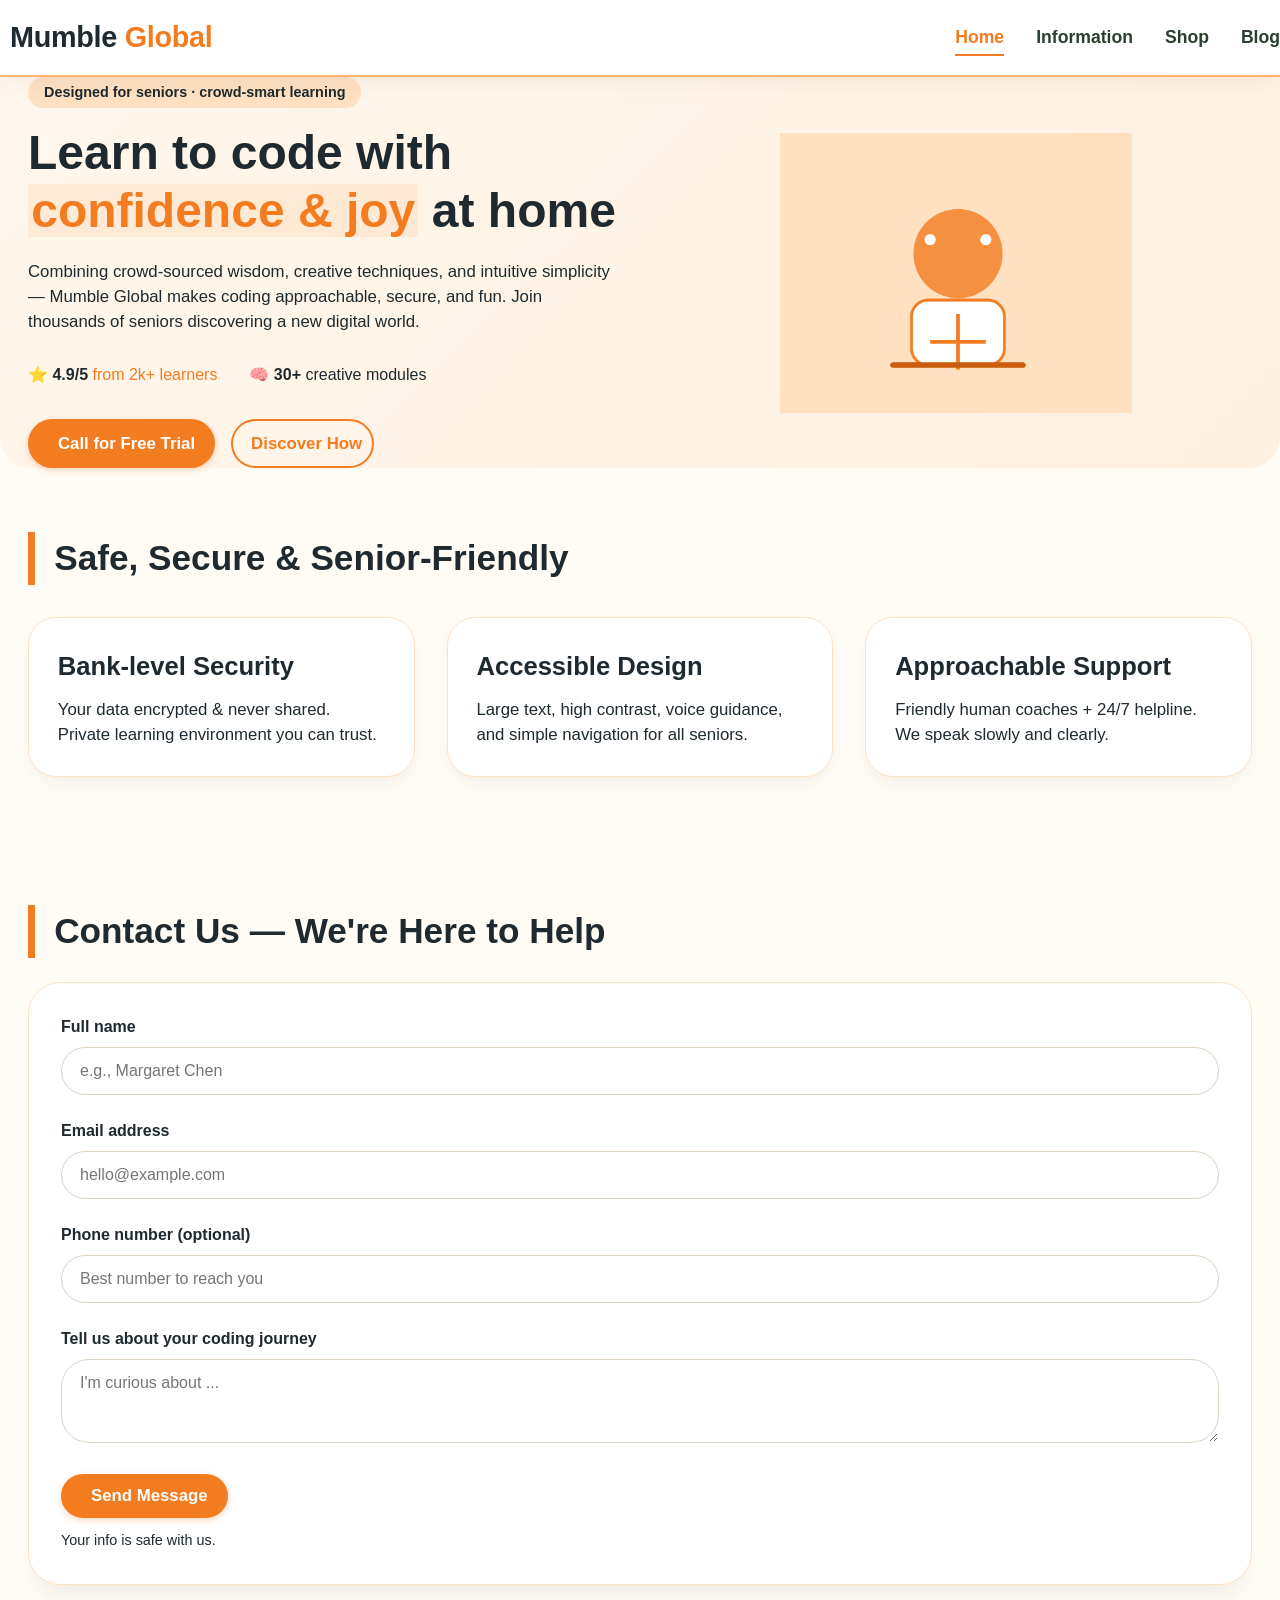
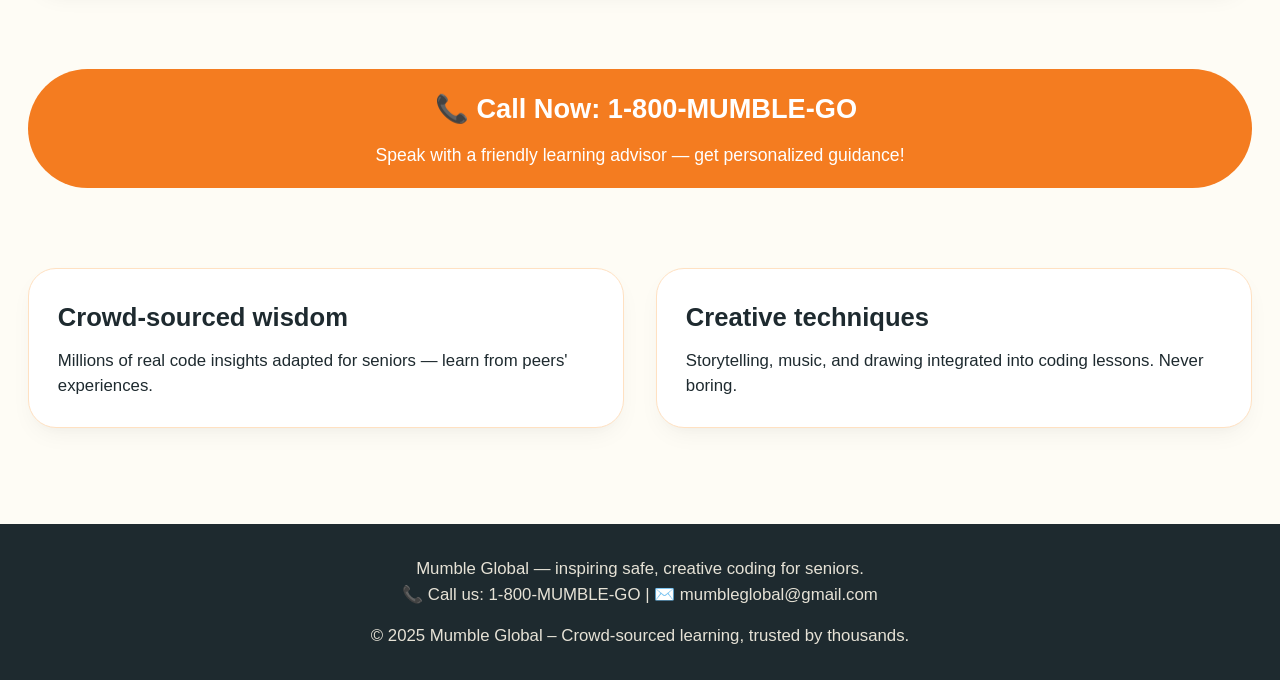
<file: index.html>
<!DOCTYPE html>
<html lang="en">
<head>
  <meta charset="UTF-8">
  <meta name="viewport" content="width=device-width, initial-scale=1.0, user-scalable=yes">
  <meta name="description" content="Mumble Global - Learn coding creatively with crowd-sourced wisdom. Safe, secure, and designed for seniors.">
  <title>Mumble Global | Creative Coding for Seniors</title>
  <link rel="stylesheet" href="style.css">
</head>
<body>
  <header>
    <div class="container nav-bar">
      <a href="index.html" class="logo">
        <i class="fas fa-code-branch"></i>
        <h1>Mumble <span>Global</span></h1>
      </a>
      <ul class="nav-links">
        <li><a href="index.html">Home</a></li>
        <li><a href="information.html">Information</a></li>
        <li><a href="shop.html">Shop</a></li>
        <li><a href="blog.html">Blog</a></li>
      </ul>
    </div>
  </header>

  <main>
    <!-- Hero Section -->
    <div class="hero">
      <div class="container hero-grid">
        <div class="hero-content">
          <div class="hero-badge">
            <i class="fas fa-users"></i> Designed for seniors · crowd-smart learning
          </div>
          <h2>Learn to code with <span class="hero-highlight">confidence & joy</span> at home</h2>
          <p>Combining crowd-sourced wisdom, creative techniques, and intuitive simplicity — Mumble Global makes coding approachable, secure, and fun. Join thousands of seniors discovering a new digital world.</p>
          <div class="hero-stats">
            <div><strong>⭐ 4.9/5</strong> <span style="color:#f47c20;">from 2k+ learners</span></div>
            <div><strong>🧠 30+</strong> creative modules</div>
          </div>
          <div style="margin-top: 2rem; display: flex; gap: 1rem; flex-wrap: wrap;">
            <a href="#contact-section" class="btn-primary">
              <i class="fas fa-phone-alt"></i> Call for Free Trial
            </a>
            <a href="information.html" class="btn-outline">
              <i class="fas fa-book-open"></i> Discover How
            </a>
          </div>
        </div>
        <div class="hero-img"></div>
      </div>
    </div>

    <div class="container">
      <!-- Security & Trust Section -->
      <section>
        <h2 class="section-title">Safe, Secure & Senior-Friendly</h2>
        <div class="card-grid">
          <div class="card">
            <i class="fas fa-shield-alt"></i>
            <h3>Bank-level Security</h3>
            <p>Your data encrypted & never shared. Private learning environment you can trust.</p>
          </div>
          <div class="card">
            <i class="fas fa-universal-access"></i>
            <h3>Accessible Design</h3>
            <p>Large text, high contrast, voice guidance, and simple navigation for all seniors.</p>
          </div>
          <div class="card">
            <i class="fas fa-hand-holding-heart"></i>
            <h3>Approachable Support</h3>
            <p>Friendly human coaches + 24/7 helpline. We speak slowly and clearly.</p>
          </div>
        </div>
      </section>

      <!-- Contact Us Section -->
      <section id="contact-section">
        <h2 class="section-title">Contact Us — We're Here to Help</h2>
        <div class="contact-form">
          <form id="contactForm">
            <div class="form-group">
              <label for="name"><i class="fas fa-user"></i> Full name</label>
              <input type="text" id="name" name="name" placeholder="e.g., Margaret Chen" required>
            </div>
            <div class="form-group">
              <label for="email"><i class="fas fa-envelope"></i> Email address</label>
              <input type="email" id="email" name="email" placeholder="hello@example.com" required>
            </div>
            <div class="form-group">
              <label for="phone"><i class="fas fa-phone"></i> Phone number (optional)</label>
              <input type="tel" id="phone" name="phone" placeholder="Best number to reach you">
            </div>
            <div class="form-group">
              <label for="message">Tell us about your coding journey</label>
              <textarea id="message" rows="3" placeholder="I'm curious about ..."></textarea>
            </div>
            <button type="submit" class="btn-primary">
              <i class="fas fa-paper-plane"></i> Send Message
            </button>
            <p style="margin-top: 12px; font-size: 0.9rem;">
              <i class="fas fa-lock"></i> Your info is safe with us.
            </p>
          </form>
        </div>
      </section>

      <!-- Clear Call to Action - Phone Banner -->
      <div class="call-cta">
        <a href="tel:+18005551234">
          <i class="fas fa-phone-alt"></i> 📞 Call Now: 1-800-MUMBLE-GO
        </a>
        <p>Speak with a friendly learning advisor — get personalized guidance!</p>
      </div>

      <!-- Additional Features -->
      <section style="padding-top: 1rem;">
        <div class="card-grid">
          <div class="card">
            <i class="fas fa-database"></i>
            <h3>Crowd-sourced wisdom</h3>
            <p>Millions of real code insights adapted for seniors — learn from peers' experiences.</p>
          </div>
          <div class="card">
            <i class="fas fa-laptop-code"></i>
            <h3>Creative techniques</h3>
            <p>Storytelling, music, and drawing integrated into coding lessons. Never boring.</p>
          </div>
        </div>
      </section>
    </div>
  </main>

  <footer>
    <div class="container">
      <p><i class="fas fa-lock"></i> Mumble Global — inspiring safe, creative coding for seniors.<br>
      📞 Call us: 1-800-MUMBLE-GO | ✉️ mumbleglobal@gmail.com</p>
      <p style="margin-top: 1rem;">© 2025 Mumble Global – Crowd-sourced learning, trusted by thousands.</p>
    </div>
  </footer>

  <script src="main.js"></script>
</body>
</html>
</file>
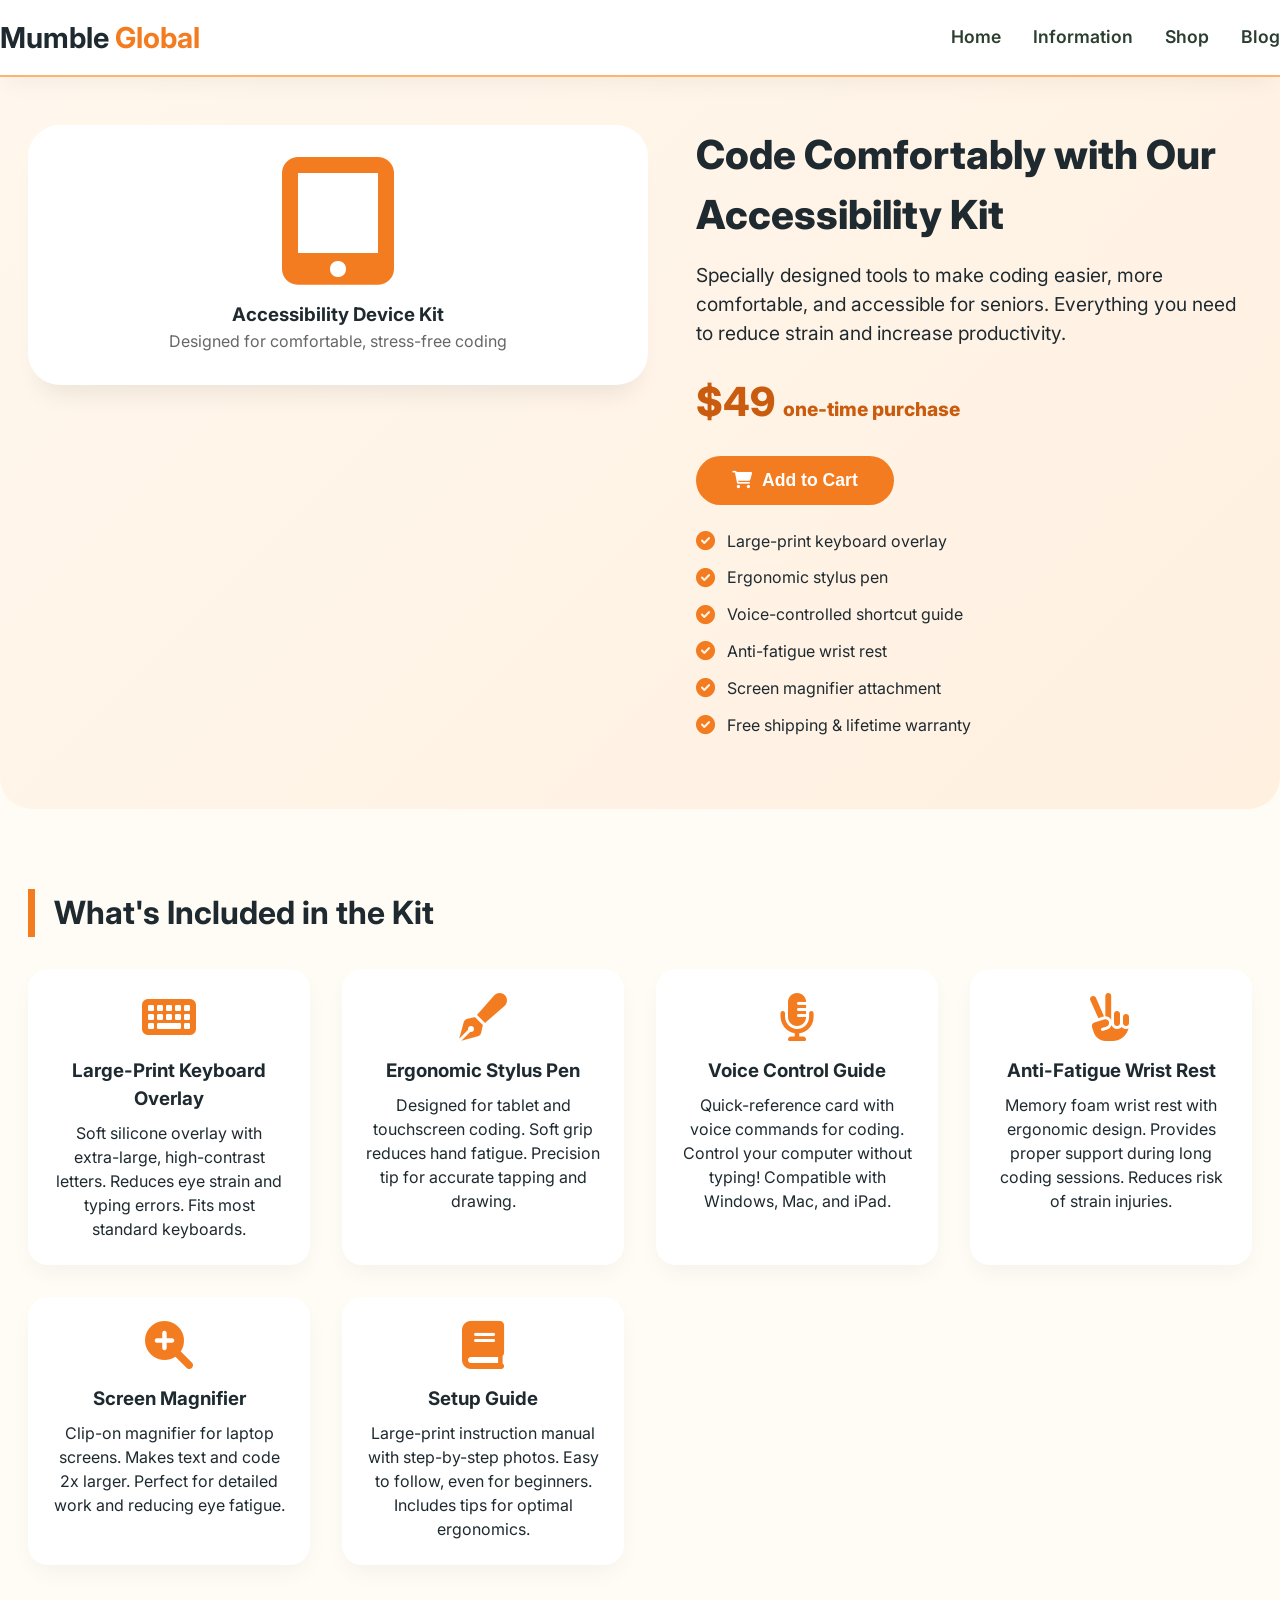
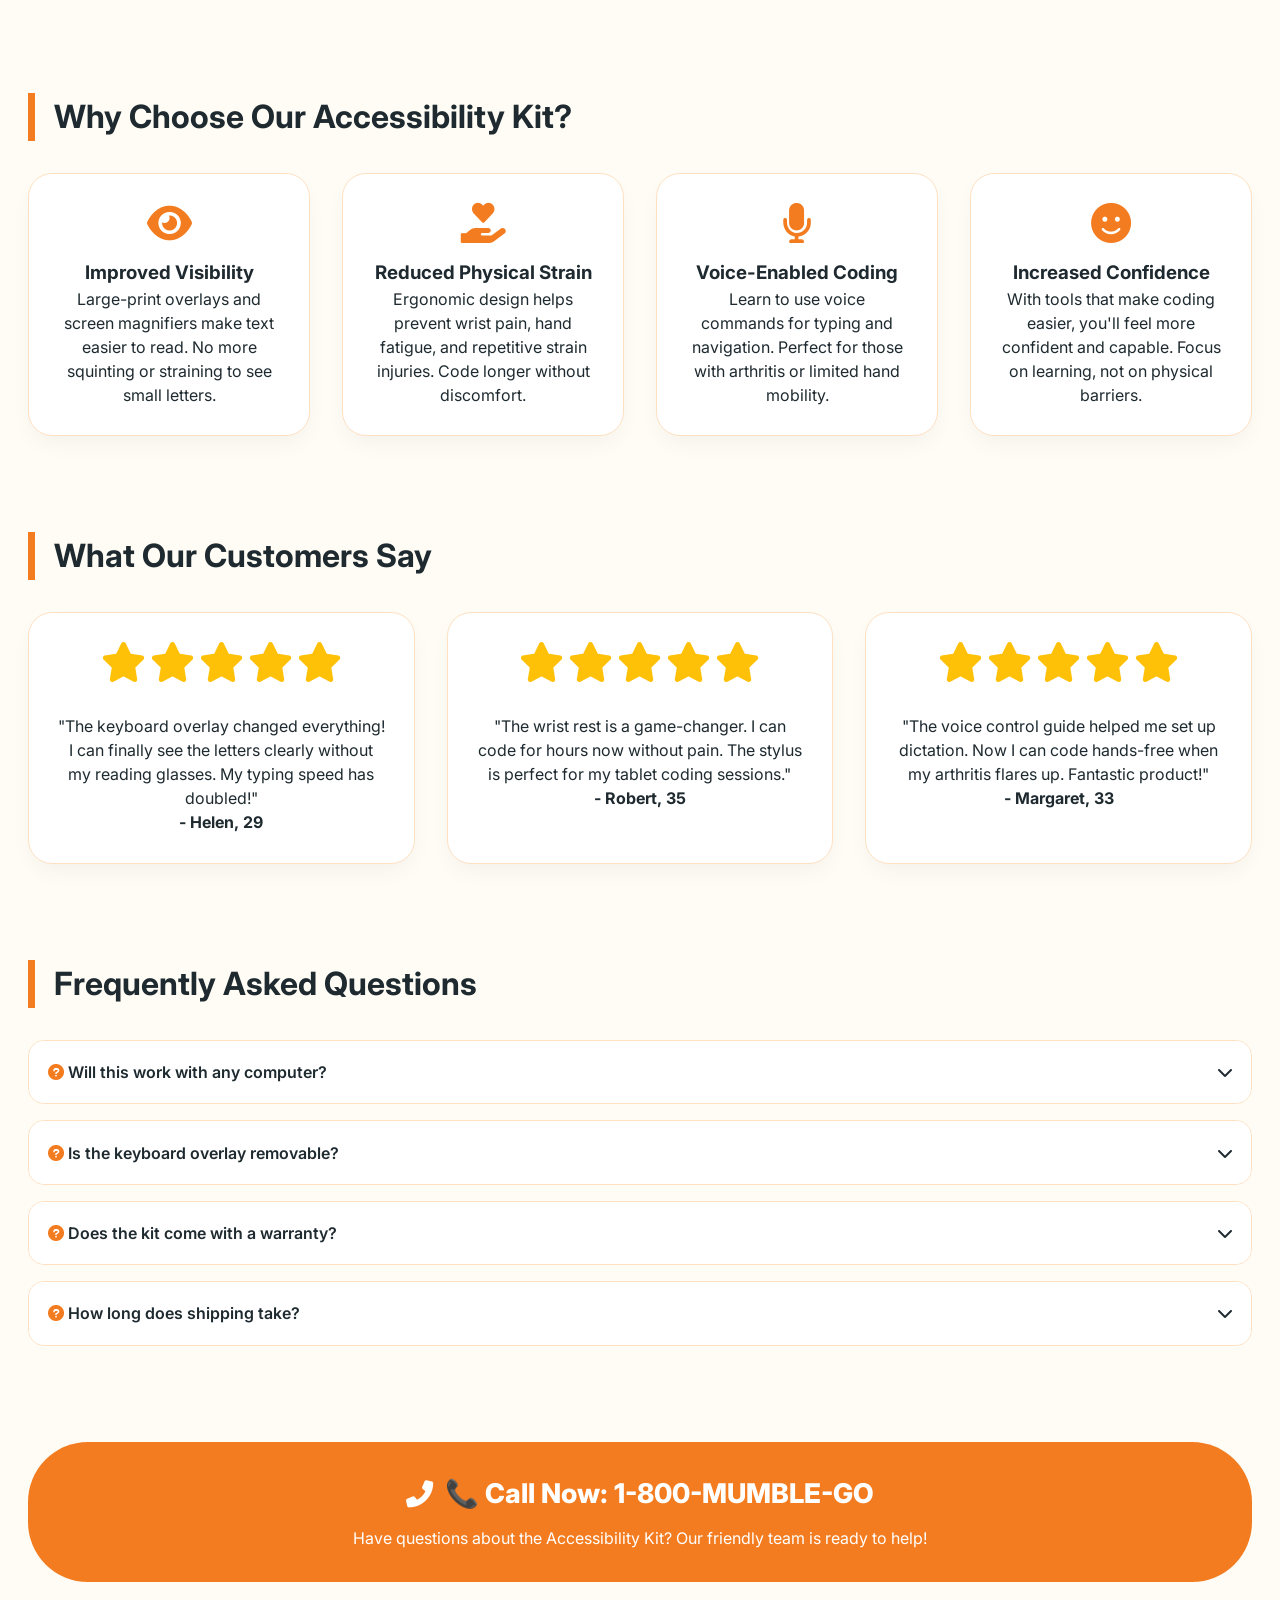
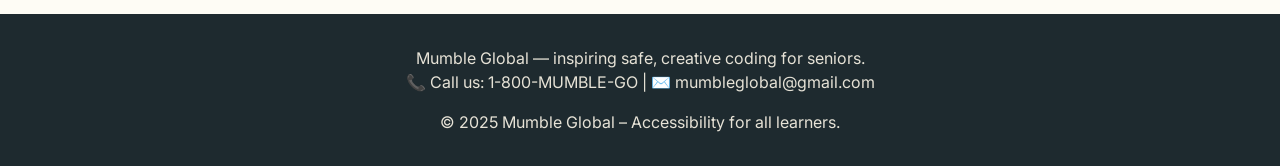
<file: accessibility.html>
<!DOCTYPE html>
<html lang="en">
<head>
  <meta charset="UTF-8">
  <meta name="viewport" content="width=device-width, initial-scale=1.0, user-scalable=yes">
  <meta name="description" content="Accessibility Device Kit - Large-print keyboard overlay, ergonomic stylus, and voice-controlled shortcuts for easier coding.">
  <title>Accessibility Device Kit | Mumble Global</title>
  <link href="https://fonts.googleapis.com/css2?family=Inter:opsz,wght@14..32,300;14..32,400;14..32,500;14..32,600;14..32,700&display=swap" rel="stylesheet">
  <link rel="stylesheet" href="https://cdnjs.cloudflare.com/ajax/libs/font-awesome/6.0.0-beta3/css/all.min.css">
  <style>
    * {
      margin: 0;
      padding: 0;
      box-sizing: border-box;
    }

    body {
      font-family: 'Inter', sans-serif;
      background-color: #fefcf5;
      color: #1e2a2f;
      line-height: 1.5;
    }

    :root {
      --orange-primary: #f47c20;
      --orange-light: #ffb46e;
      --orange-soft: #ffe1c2;
      --orange-dark: #c95c0e;
      --white-pure: #ffffff;
      --gray-mild: #f5f2e8;
      --shadow-sm: 0 10px 25px -5px rgba(0, 0, 0, 0.05);
      --shadow-md: 0 20px 25px -12px rgba(0, 0, 0, 0.08);
    }

    .container {
      max-width: 1280px;
      margin: 0 auto;
      padding: 0 28px;
    }

    header {
      background: var(--white-pure);
      box-shadow: var(--shadow-sm);
      position: sticky;
      top: 0;
      z-index: 100;
      border-bottom: 2px solid var(--orange-light);
    }

    .nav-bar {
      display: flex;
      justify-content: space-between;
      align-items: center;
      padding: 1rem 0;
      flex-wrap: wrap;
    }

    .logo {
      display: flex;
      align-items: center;
      gap: 10px;
      text-decoration: none;
    }

    .logo i {
      font-size: 2rem;
      color: var(--orange-primary);
    }

    .logo h1 {
      font-size: 1.8rem;
      font-weight: 700;
      color: #1e2a2f;
    }

    .logo span {
      color: var(--orange-primary);
    }

    .nav-links {
      display: flex;
      gap: 2rem;
      list-style: none;
      flex-wrap: wrap;
    }

    .nav-links a {
      text-decoration: none;
      font-weight: 600;
      color: #2c3e2f;
      font-size: 1.1rem;
      transition: 0.2s;
      padding: 0.4rem 0;
      border-bottom: 2px solid transparent;
    }

    .nav-links a:hover,
    .nav-links a.active {
      color: var(--orange-primary);
      border-bottom-color: var(--orange-primary);
    }

    .btn-primary {
      background-color: var(--orange-primary);
      color: white;
      border: none;
      padding: 14px 36px;
      font-size: 1.1rem;
      font-weight: 700;
      border-radius: 60px;
      cursor: pointer;
      transition: all 0.2s ease;
      display: inline-flex;
      align-items: center;
      gap: 10px;
      text-decoration: none;
    }

    .btn-primary:hover {
      background-color: var(--orange-dark);
      transform: scale(1.02);
    }

    .btn-outline {
      background: transparent;
      border: 2px solid var(--orange-primary);
      color: var(--orange-primary);
      padding: 12px 32px;
      font-weight: 600;
      border-radius: 60px;
      transition: 0.2s;
      cursor: pointer;
      display: inline-flex;
      align-items: center;
      gap: 8px;
      text-decoration: none;
    }

    .btn-outline:hover {
      background: var(--orange-soft);
    }

    .product-hero {
      background: linear-gradient(135deg, #fff7ed 0%, #fff0e0 100%);
      padding: 3rem 0;
      border-radius: 0 0 2rem 2rem;
      margin-bottom: 2rem;
    }

    .product-grid {
      display: flex;
      flex-wrap: wrap;
      gap: 3rem;
      align-items: flex-start;
    }

    .product-image {
      flex: 1;
      text-align: center;
      background: var(--white-pure);
      border-radius: 32px;
      padding: 2rem;
      box-shadow: var(--shadow-md);
    }

    .product-image i {
      font-size: 8rem;
      color: var(--orange-primary);
    }

    .product-details {
      flex: 1;
    }

    .product-title {
      font-size: 2.5rem;
      font-weight: 800;
      margin-bottom: 1rem;
      color: #1e2a2f;
    }

    .price-large {
      font-size: 2.5rem;
      font-weight: 800;
      color: var(--orange-dark);
      margin: 1.5rem 0;
    }

    .features-list {
      list-style: none;
      margin: 1.5rem 0;
    }

    .features-list li {
      margin-bottom: 0.8rem;
      display: flex;
      align-items: center;
      gap: 12px;
    }

    .features-list i {
      color: var(--orange-primary);
      font-size: 1.2rem;
    }

    .section {
      padding: 3rem 0;
    }

    .section-title {
      font-size: 2rem;
      font-weight: 700;
      margin-bottom: 2rem;
      border-left: 7px solid var(--orange-primary);
      padding-left: 1.2rem;
    }

    .benefits-grid {
      display: grid;
      grid-template-columns: repeat(auto-fit, minmax(280px, 1fr));
      gap: 2rem;
    }

    .benefit-card {
      background: var(--white-pure);
      border-radius: 24px;
      padding: 1.8rem;
      box-shadow: var(--shadow-sm);
      border: 1px solid var(--orange-soft);
      text-align: center;
      transition: transform 0.3s ease;
    }

    .benefit-card:hover {
      transform: translateY(-5px);
      box-shadow: var(--shadow-md);
    }

    .benefit-card i {
      font-size: 2.5rem;
      color: var(--orange-primary);
      margin-bottom: 1rem;
    }

    .kit-content {
      display: grid;
      grid-template-columns: repeat(auto-fit, minmax(250px, 1fr));
      gap: 2rem;
      margin: 2rem 0;
    }

    .kit-item {
      background: var(--white-pure);
      border-radius: 20px;
      padding: 1.5rem;
      text-align: center;
      box-shadow: var(--shadow-sm);
    }

    .kit-item i {
      font-size: 3rem;
      color: var(--orange-primary);
      margin-bottom: 1rem;
    }

    .kit-item h3 {
      margin-bottom: 0.5rem;
    }

    .call-cta {
      background: var(--orange-primary);
      color: white;
      border-radius: 60px;
      text-align: center;
      padding: 2rem;
      margin: 2rem 0;
    }

    .call-cta a {
      color: white;
      font-size: 1.7rem;
      font-weight: 800;
      text-decoration: none;
      display: inline-flex;
      align-items: center;
      gap: 12px;
    }

    footer {
      background: #1e2a2f;
      color: #e6e2d6;
      padding: 2rem 0;
      margin-top: 2rem;
      text-align: center;
    }

    .cart-notification {
      position: fixed;
      top: 20px;
      right: 20px;
      background: #4caf50;
      color: white;
      padding: 15px 25px;
      border-radius: 50px;
      box-shadow: 0 4px 12px rgba(0,0,0,0.15);
      z-index: 1000;
      display: flex;
      align-items: center;
      gap: 10px;
      animation: slideIn 0.3s ease-out;
      font-weight: 600;
    }

    @keyframes slideIn {
      from {
        transform: translateX(100%);
        opacity: 0;
      }
      to {
        transform: translateX(0);
        opacity: 1;
      }
    }

    .btn-add-to-cart {
      background: var(--orange-primary);
      color: white;
      border: none;
      padding: 14px 36px;
      font-size: 1.1rem;
      font-weight: 700;
      border-radius: 60px;
      cursor: pointer;
      transition: all 0.2s ease;
      display: inline-flex;
      align-items: center;
      gap: 10px;
    }

    .btn-add-to-cart:hover {
      background: var(--orange-dark);
      transform: scale(1.02);
    }

    @media (max-width: 780px) {
      .nav-bar {
        flex-direction: column;
        gap: 1rem;
      }
      .product-title {
        font-size: 1.8rem;
      }
      .price-large {
        font-size: 2rem;
      }
      .call-cta a {
        font-size: 1.3rem;
      }
    }
  </style>
</head>
<body>
  <header>
    <div class="container nav-bar">
      <a href="index.html" class="logo">
        <h1>Mumble <span>Global</span></h1>
      </a>
      <ul class="nav-links">
        <li><a href="index.html">Home</a></li>
        <li><a href="information.html">Information</a></li>
        <li><a href="shop.html">Shop</a></li>
        <li><a href="blog.html">Blog</a></li>
      </ul>
    </div>
  </header>

  <main>
    <div class="product-hero">
      <div class="container product-grid">
        <div class="product-image">
          <i class="fas fa-tablet-alt"></i>
          <h3 style="margin-top: 1rem;">Accessibility Device Kit</h3>
          <p style="color: #666;">Designed for comfortable, stress-free coding</p>
        </div>
        <div class="product-details">
          <h1 class="product-title">Code Comfortably with Our Accessibility Kit</h1>
          <p style="font-size: 1.2rem; margin: 1rem 0;">Specially designed tools to make coding easier, more comfortable, and accessible for seniors. Everything you need to reduce strain and increase productivity.</p>
          <div class="price-large">$49 <span style="font-size: 1.2rem;">one-time purchase</span></div>
          <button onclick="addToCart('accessibility')" class="btn-add-to-cart">
            <i class="fas fa-shopping-cart"></i> Add to Cart
          </button>

          <ul class="features-list">
            <li><i class="fas fa-check-circle"></i> Large-print keyboard overlay</li>
            <li><i class="fas fa-check-circle"></i> Ergonomic stylus pen</li>
            <li><i class="fas fa-check-circle"></i> Voice-controlled shortcut guide</li>
            <li><i class="fas fa-check-circle"></i> Anti-fatigue wrist rest</li>
            <li><i class="fas fa-check-circle"></i> Screen magnifier attachment</li>
            <li><i class="fas fa-check-circle"></i> Free shipping & lifetime warranty</li>
          </ul>
        </div>
      </div>
    </div>

    <div class="container">
      <div class="section">
        <h2 class="section-title">What's Included in the Kit</h2>
        <div class="kit-content">
          <div class="kit-item">
            <i class="fas fa-keyboard"></i>
            <h3>Large-Print Keyboard Overlay</h3>
            <p>Soft silicone overlay with extra-large, high-contrast letters. Reduces eye strain and typing errors. Fits most standard keyboards.</p>
          </div>
          <div class="kit-item">
            <i class="fas fa-pen-fancy"></i>
            <h3>Ergonomic Stylus Pen</h3>
            <p>Designed for tablet and touchscreen coding. Soft grip reduces hand fatigue. Precision tip for accurate tapping and drawing.</p>
          </div>
          <div class="kit-item">
            <i class="fas fa-microphone-alt"></i>
            <h3>Voice Control Guide</h3>
            <p>Quick-reference card with voice commands for coding. Control your computer without typing! Compatible with Windows, Mac, and iPad.</p>
          </div>
          <div class="kit-item">
            <i class="fas fa-hand-peace"></i>
            <h3>Anti-Fatigue Wrist Rest</h3>
            <p>Memory foam wrist rest with ergonomic design. Provides proper support during long coding sessions. Reduces risk of strain injuries.</p>
          </div>
          <div class="kit-item">
            <i class="fas fa-search-plus"></i>
            <h3>Screen Magnifier</h3>
            <p>Clip-on magnifier for laptop screens. Makes text and code 2x larger. Perfect for detailed work and reducing eye fatigue.</p>
          </div>
          <div class="kit-item">
            <i class="fas fa-book"></i>
            <h3>Setup Guide</h3>
            <p>Large-print instruction manual with step-by-step photos. Easy to follow, even for beginners. Includes tips for optimal ergonomics.</p>
          </div>
        </div>
      </div>

      <div class="section">
        <h2 class="section-title">Why Choose Our Accessibility Kit?</h2>
        <div class="benefits-grid">
          <div class="benefit-card">
            <i class="fas fa-eye"></i>
            <h3>Improved Visibility</h3>
            <p>Large-print overlays and screen magnifiers make text easier to read. No more squinting or straining to see small letters.</p>
          </div>
          <div class="benefit-card">
            <i class="fas fa-hand-holding-heart"></i>
            <h3>Reduced Physical Strain</h3>
            <p>Ergonomic design helps prevent wrist pain, hand fatigue, and repetitive strain injuries. Code longer without discomfort.</p>
          </div>
          <div class="benefit-card">
            <i class="fas fa-microphone"></i>
            <h3>Voice-Enabled Coding</h3>
            <p>Learn to use voice commands for typing and navigation. Perfect for those with arthritis or limited hand mobility.</p>
          </div>
          <div class="benefit-card">
            <i class="fas fa-smile"></i>
            <h3>Increased Confidence</h3>
            <p>With tools that make coding easier, you'll feel more confident and capable. Focus on learning, not on physical barriers.</p>
          </div>
        </div>
      </div>

      <div class="section">
        <h2 class="section-title">What Our Customers Say</h2>
        <div class="benefits-grid">
          <div class="benefit-card">
            <i class="fas fa-star" style="color: #ffc107;"></i>
            <i class="fas fa-star" style="color: #ffc107;"></i>
            <i class="fas fa-star" style="color: #ffc107;"></i>
            <i class="fas fa-star" style="color: #ffc107;"></i>
            <i class="fas fa-star" style="color: #ffc107;"></i>
            <p style="margin-top: 1rem;">"The keyboard overlay changed everything! I can finally see the letters clearly without my reading glasses. My typing speed has doubled!"</p>
            <strong>- Helen, 29</strong>
          </div>
          <div class="benefit-card">
            <i class="fas fa-star" style="color: #ffc107;"></i>
            <i class="fas fa-star" style="color: #ffc107;"></i>
            <i class="fas fa-star" style="color: #ffc107;"></i>
            <i class="fas fa-star" style="color: #ffc107;"></i>
            <i class="fas fa-star" style="color: #ffc107;"></i>
            <p style="margin-top: 1rem;">"The wrist rest is a game-changer. I can code for hours now without pain. The stylus is perfect for my tablet coding sessions."</p>
            <strong>- Robert, 35</strong>
          </div>
          <div class="benefit-card">
            <i class="fas fa-star" style="color: #ffc107;"></i>
            <i class="fas fa-star" style="color: #ffc107;"></i>
            <i class="fas fa-star" style="color: #ffc107;"></i>
            <i class="fas fa-star" style="color: #ffc107;"></i>
            <i class="fas fa-star" style="color: #ffc107;"></i>
            <p style="margin-top: 1rem;">"The voice control guide helped me set up dictation. Now I can code hands-free when my arthritis flares up. Fantastic product!"</p>
            <strong>- Margaret, 33</strong>
          </div>
        </div>
      </div>

      <div class="section">
        <h2 class="section-title">Frequently Asked Questions</h2>
        
        <div class="faq-item" style="margin-bottom: 1rem; border: 1px solid var(--orange-soft); border-radius: 16px; overflow: hidden;">
          <div class="faq-question" style="background: var(--white-pure); padding: 1.2rem; cursor: pointer; display: flex; justify-content: space-between; align-items: center; font-weight: 600;">
            <span><i class="fas fa-question-circle" style="color: var(--orange-primary);"></i> Will this work with any computer?</span>
            <span class="faq-icon"><i class="fas fa-chevron-down"></i></span>
          </div>
          <div class="faq-answer" style="padding: 0 1.2rem; max-height: 0; overflow: hidden; transition: max-height 0.3s ease-out; background: var(--gray-mild);">
            <p style="padding: 1.2rem 0;">Yes! The keyboard overlay fits most standard desktop and laptop keyboards. The stylus works with any touchscreen device. Voice control guide works with Windows, Mac, and iPad built-in voice features.</p>
          </div>
        </div>
        
        <div class="faq-item" style="margin-bottom: 1rem; border: 1px solid var(--orange-soft); border-radius: 16px; overflow: hidden;">
          <div class="faq-question" style="background: var(--white-pure); padding: 1.2rem; cursor: pointer; display: flex; justify-content: space-between; align-items: center; font-weight: 600;">
            <span><i class="fas fa-question-circle" style="color: var(--orange-primary);"></i> Is the keyboard overlay removable?</span>
            <span class="faq-icon"><i class="fas fa-chevron-down"></i></span>
          </div>
          <div class="faq-answer" style="padding: 0 1.2rem; max-height: 0; overflow: hidden; transition: max-height 0.3s ease-out; background: var(--gray-mild);">
            <p style="padding: 1.2rem 0;">Absolutely! The overlay is designed to be easily placed on top of your keyboard and removed whenever you want. It's made of soft, flexible silicone that won't damage your keyboard.</p>
          </div>
        </div>
        
        <div class="faq-item" style="margin-bottom: 1rem; border: 1px solid var(--orange-soft); border-radius: 16px; overflow: hidden;">
          <div class="faq-question" style="background: var(--white-pure); padding: 1.2rem; cursor: pointer; display: flex; justify-content: space-between; align-items: center; font-weight: 600;">
            <span><i class="fas fa-question-circle" style="color: var(--orange-primary);"></i> Does the kit come with a warranty?</span>
            <span class="faq-icon"><i class="fas fa-chevron-down"></i></span>
          </div>
          <div class="faq-answer" style="padding: 0 1.2rem; max-height: 0; overflow: hidden; transition: max-height 0.3s ease-out; background: var(--gray-mild);">
            <p style="padding: 1.2rem 0;">Yes! All components come with a lifetime warranty. If anything breaks or wears out, we'll replace it for free. Your satisfaction is guaranteed.</p>
          </div>
        </div>
        
        <div class="faq-item" style="margin-bottom: 1rem; border: 1px solid var(--orange-soft); border-radius: 16px; overflow: hidden;">
          <div class="faq-question" style="background: var(--white-pure); padding: 1.2rem; cursor: pointer; display: flex; justify-content: space-between; align-items: center; font-weight: 600;">
            <span><i class="fas fa-question-circle" style="color: var(--orange-primary);"></i> How long does shipping take?</span>
            <span class="faq-icon"><i class="fas fa-chevron-down"></i></span>
          </div>
          <div class="faq-answer" style="padding: 0 1.2rem; max-height: 0; overflow: hidden; transition: max-height 0.3s ease-out; background: var(--gray-mild);">
            <p style="padding: 1.2rem 0;">Free standard shipping within the US takes 3-5 business days. Expedited shipping available at checkout for an additional fee. International shipping times vary by location.</p>
          </div>
        </div>
      </div>

      <div class="call-cta">
        <a href="tel:+18005551234">
          <i class="fas fa-phone-alt"></i> 📞 Call Now: 1-800-MUMBLE-GO
        </a>
        <p style="margin-top: 12px;">Have questions about the Accessibility Kit? Our friendly team is ready to help!</p>
      </div>
    </div>
  </main>

  <footer>
    <div class="container">
      <p> Mumble Global — inspiring safe, creative coding for seniors.<br>
      📞 Call us: 1-800-MUMBLE-GO | ✉️ mumbleglobal@gmail.com</p>
      <p style="margin-top: 1rem;">© 2025 Mumble Global – Accessibility for all learners.</p>
    </div>
  </footer>

  <script>
    // Product catalog
    const products = {
      'starter': { name: 'Starter Kit', price: 29, icon: 'fa-gift' },
      'membership': { name: 'Annual Membership', price: 199, icon: 'fa-calendar-check' },
      'coaching': { name: 'Premium Coaching Bundle', price: 79, icon: 'fa-headset' },
      'accessibility': { name: 'Accessibility Device Kit', price: 49, icon: 'fa-tablet-alt' }
    };

    // Get cart from localStorage
    let cart = JSON.parse(localStorage.getItem('mumbleCart')) || [];

    // Save cart to localStorage
    function saveCart() {
      localStorage.setItem('mumbleCart', JSON.stringify(cart));
    }

    // Add item to cart
    function addToCart(productId) {
      const product = products[productId];
      if (!product) {
        console.error('Product not found:', productId);
        return;
      }
      
      const existingItem = cart.find(item => item.id === productId);
      
      if (existingItem) {
        existingItem.quantity += 1;
      } else {
        cart.push({
          id: productId,
          quantity: 1
        });
      }
      
      saveCart();
      showNotification(`${product.name} added to cart!`);
    }

    // Show notification when item is added
    function showNotification(message) {
      // Remove any existing notification
      const existingNotification = document.querySelector('.cart-notification');
      if (existingNotification) {
        existingNotification.remove();
      }
      
      // Create new notification
      const notification = document.createElement('div');
      notification.className = 'cart-notification';
      notification.innerHTML = `
        <i class="fas fa-check-circle"></i>
        <span>${message}</span>
        <a href="cart.html" style="background: white; color: var(--orange-primary); padding: 8px 16px; border-radius: 40px; text-decoration: none; margin-left: 10px; font-weight: 600;">
          View Cart <i class="fas fa-arrow-right"></i>
        </a>
      `;
      
      document.body.appendChild(notification);
      
      // Auto remove after 3 seconds
      setTimeout(() => {
        notification.remove();
      }, 3000);
    }

    // FAQ Toggle Functionality
    document.addEventListener('DOMContentLoaded', function() {
      // FAQ Toggle
      const faqQuestions = document.querySelectorAll('.faq-question');
      
      faqQuestions.forEach((question, index) => {
        const answer = question.nextElementSibling;
        const icon = question.querySelector('.faq-icon i');
        
        // Make sure answer starts closed
        if (answer) {
          answer.style.maxHeight = '0';
          answer.style.padding = '0 1.2rem';
        }
        
        question.addEventListener('click', function() {
          if (answer.style.maxHeight === '0px' || answer.style.maxHeight === '') {
            // Open this FAQ
            answer.style.maxHeight = '500px';
            answer.style.padding = '1.2rem';
            if (icon) {
              icon.className = 'fas fa-chevron-up';
            }
            
            // Close all other FAQs
            faqQuestions.forEach((otherQuestion, otherIndex) => {
              if (otherIndex !== index) {
                const otherAnswer = otherQuestion.nextElementSibling;
                const otherIcon = otherQuestion.querySelector('.faq-icon i');
                if (otherAnswer) {
                  otherAnswer.style.maxHeight = '0';
                  otherAnswer.style.padding = '0 1.2rem';
                  if (otherIcon) {
                    otherIcon.className = 'fas fa-chevron-down';
                  }
                }
              }
            });
          } else {
            // Close this FAQ
            answer.style.maxHeight = '0';
            answer.style.padding = '0 1.2rem';
            if (icon) {
              icon.className = 'fas fa-chevron-down';
            }
          }
        });
      });
      
      // Set active navigation link
      const currentPage = window.location.pathname.split('/').pop() || 'accessibility.html';
      const navLinks = document.querySelectorAll('.nav-links a');
      navLinks.forEach(link => {
        const href = link.getAttribute('href');
        if (href === currentPage) {
          link.classList.add('active');
        }
      });
    });
  </script>
</body>
</html>
</file>
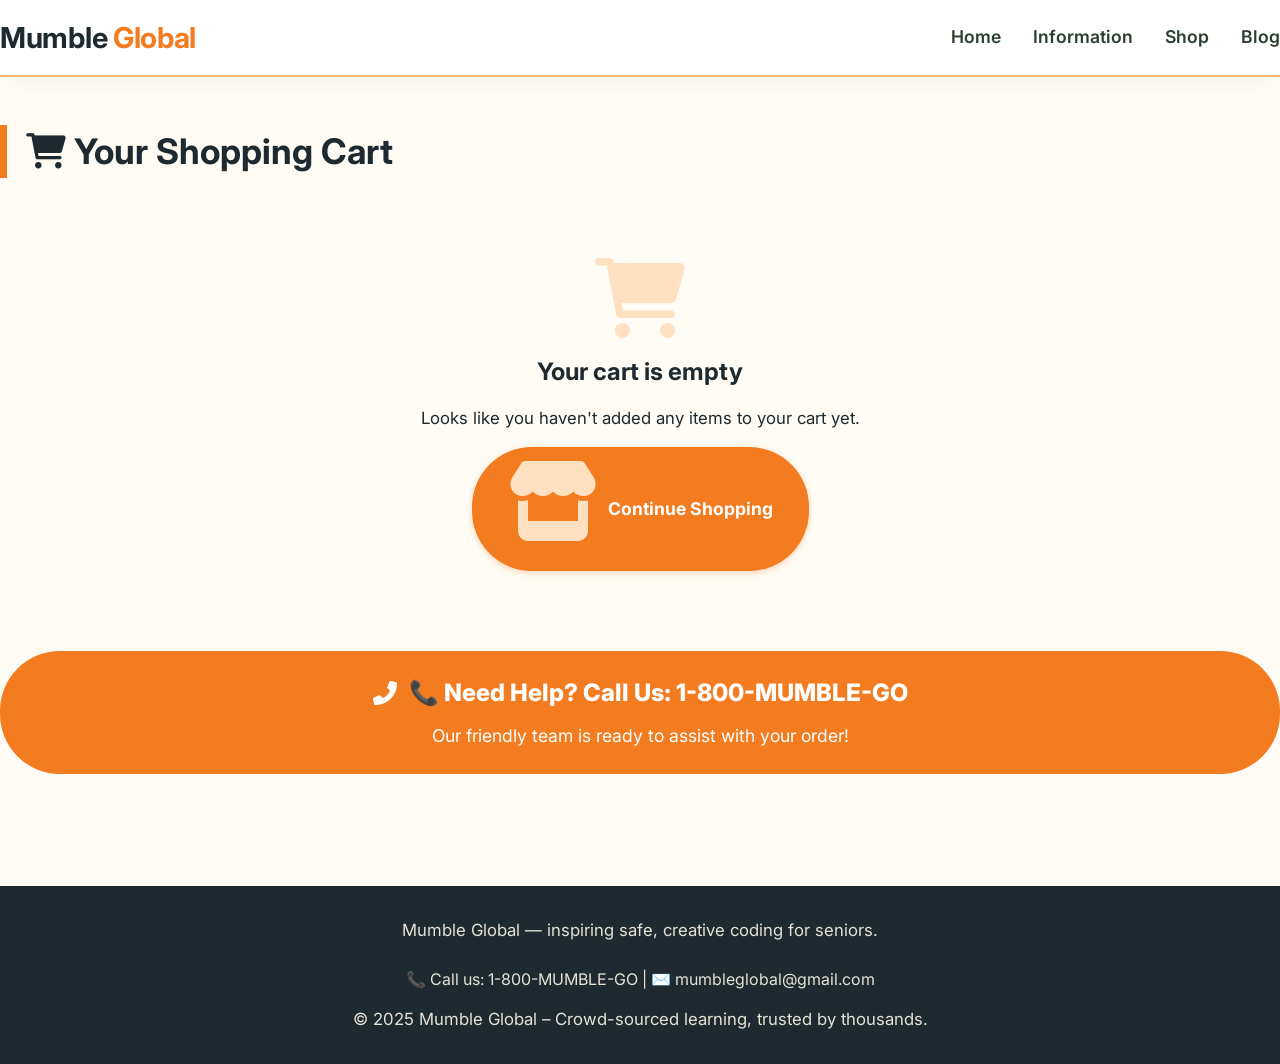
<file: cart.html>
<!DOCTYPE html>
<html lang="en">
<head>
  <meta charset="UTF-8">
  <meta name="viewport" content="width=device-width, initial-scale=1.0, user-scalable=yes">
  <meta name="description" content="Your shopping cart - Review and complete your Mumble Global purchase securely.">
  <title>Shopping Cart | Mumble Global</title>
  <link href="https://fonts.googleapis.com/css2?family=Inter:opsz,wght@14..32,300;14..32,400;14..32,500;14..32,600;14..32,700&display=swap" rel="stylesheet">
  <link rel="stylesheet" href="https://cdnjs.cloudflare.com/ajax/libs/font-awesome/6.0.0-beta3/css/all.min.css">
  <link rel="stylesheet" href="style.css">
  <style>
    * {
      margin: 0;
      padding: 0;
      box-sizing: border-box;
    }

    body {
      font-family: 'Inter', sans-serif;
      background-color: #fefcf5;
      color: #1e2a2f;
      line-height: 1.5;
    }

    :root {
      --orange-primary: #f47c20;
      --orange-light: #ffb46e;
      --orange-soft: #ffe1c2;
      --orange-dark: #c95c0e;
      --white-pure: #ffffff;
      --gray-mild: #f5f2e8;
      --shadow-sm: 0 10px 25px -5px rgba(0, 0, 0, 0.05);
      --shadow-md: 0 20px 25px -12px rgba(0, 0, 0, 0.08);
    }

    .container {
      max-width: 1280px;
      margin: 0 auto;
      padding: 0 28px;
    }

    header {
      background: var(--white-pure);
      box-shadow: var(--shadow-sm);
      position: sticky;
      top: 0;
      z-index: 100;
      border-bottom: 2px solid var(--orange-light);
    }

    .nav-bar {
      display: flex;
      justify-content: space-between;
      align-items: center;
      padding: 1rem 0;
      flex-wrap: wrap;
    }

    .logo {
      display: flex;
      align-items: center;
      gap: 10px;
      text-decoration: none;
    }

    .logo i {
      font-size: 2rem;
      color: var(--orange-primary);
    }

    .logo h1 {
      font-size: 1.8rem;
      font-weight: 700;
      color: #1e2a2f;
    }

    .logo span {
      color: var(--orange-primary);
    }

    .nav-links {
      display: flex;
      gap: 2rem;
      list-style: none;
      flex-wrap: wrap;
    }

    .nav-links a {
      text-decoration: none;
      font-weight: 600;
      color: #2c3e2f;
      font-size: 1.1rem;
      transition: 0.2s;
      padding: 0.4rem 0;
      border-bottom: 2px solid transparent;
    }

    .nav-links a:hover {
      color: var(--orange-primary);
      border-bottom-color: var(--orange-primary);
    }

    .btn-primary {
      background-color: var(--orange-primary);
      color: white;
      border: none;
      padding: 14px 36px;
      font-size: 1.1rem;
      font-weight: 700;
      border-radius: 60px;
      cursor: pointer;
      transition: all 0.2s ease;
      display: inline-flex;
      align-items: center;
      gap: 10px;
      text-decoration: none;
      width: 100%;
      justify-content: center;
    }

    .btn-primary:hover {
      background-color: var(--orange-dark);
      transform: scale(1.02);
    }

    .btn-outline {
      background: transparent;
      border: 2px solid var(--orange-primary);
      color: var(--orange-primary);
      padding: 12px 32px;
      font-weight: 600;
      border-radius: 60px;
      transition: 0.2s;
      cursor: pointer;
      display: inline-flex;
      align-items: center;
      gap: 8px;
      text-decoration: none;
    }

    .btn-outline:hover {
      background: var(--orange-soft);
    }

    .cart-section {
      padding: 3rem 0;
    }

    .cart-title {
      font-size: 2.2rem;
      font-weight: 700;
      margin-bottom: 2rem;
      color: #1e2a2f;
      border-left: 7px solid var(--orange-primary);
      padding-left: 1.2rem;
    }

    .cart-grid {
      display: flex;
      flex-wrap: wrap;
      gap: 2rem;
    }

    .cart-items {
      flex: 2;
      background: var(--white-pure);
      border-radius: 24px;
      padding: 1.5rem;
      box-shadow: var(--shadow-sm);
    }

    .cart-summary {
      flex: 1;
      background: var(--white-pure);
      border-radius: 24px;
      padding: 1.5rem;
      box-shadow: var(--shadow-sm);
      height: fit-content;
      position: sticky;
      top: 100px;
    }

    .cart-item {
      display: flex;
      gap: 1.5rem;
      padding: 1.5rem 0;
      border-bottom: 1px solid var(--orange-soft);
    }

    .cart-item:last-child {
      border-bottom: none;
    }

    .cart-item-image {
      width: 100px;
      height: 100px;
      background: var(--orange-soft);
      border-radius: 16px;
      display: flex;
      align-items: center;
      justify-content: center;
    }

    .cart-item-image i {
      font-size: 3rem;
      color: var(--orange-primary);
    }

    .cart-item-details {
      flex: 1;
    }

    .cart-item-title {
      font-size: 1.2rem;
      font-weight: 700;
      margin-bottom: 0.5rem;
    }

    .cart-item-price {
      color: var(--orange-dark);
      font-weight: 700;
      font-size: 1.2rem;
      margin: 0.5rem 0;
    }

    .cart-item-quantity {
      display: flex;
      align-items: center;
      gap: 0.5rem;
      margin-top: 0.5rem;
    }

    .quantity-btn {
      width: 30px;
      height: 30px;
      background: var(--orange-soft);
      border: none;
      border-radius: 8px;
      cursor: pointer;
      font-weight: bold;
      transition: 0.2s;
    }

    .quantity-btn:hover {
      background: var(--orange-light);
    }

    .quantity-value {
      font-weight: 600;
      min-width: 30px;
      text-align: center;
    }

    .remove-item {
      color: #e74c3c;
      cursor: pointer;
      font-size: 0.9rem;
      margin-top: 0.5rem;
      display: inline-block;
      text-decoration: none;
    }

    .remove-item:hover {
      text-decoration: underline;
    }

    .summary-row {
      display: flex;
      justify-content: space-between;
      padding: 0.8rem 0;
      border-bottom: 1px solid var(--orange-soft);
    }

    .summary-row.total {
      border-top: 2px solid var(--orange-primary);
      border-bottom: none;
      font-size: 1.2rem;
      font-weight: 800;
      margin-top: 0.5rem;
      padding-top: 1rem;
    }

    .empty-cart {
      text-align: center;
      padding: 3rem;
    }

    .empty-cart i {
      font-size: 5rem;
      color: var(--orange-soft);
      margin-bottom: 1rem;
    }

    .call-cta {
      background: var(--orange-primary);
      color: white;
      border-radius: 60px;
      text-align: center;
      padding: 1.5rem;
      margin: 2rem 0;
    }

    .call-cta a {
      color: white;
      font-size: 1.5rem;
      font-weight: 800;
      text-decoration: none;
      display: inline-flex;
      align-items: center;
      gap: 12px;
    }

    footer {
      background: #1e2a2f;
      color: #e6e2d6;
      padding: 2rem 0;
      margin-top: 2rem;
      text-align: center;
    }

    .security-badge {
      display: flex;
      align-items: center;
      justify-content: center;
      gap: 1rem;
      margin-top: 1rem;
      padding: 1rem;
      background: var(--gray-mild);
      border-radius: 16px;
      font-size: 0.9rem;
    }

    @media (max-width: 780px) {
      .nav-bar {
        flex-direction: column;
        gap: 1rem;
      }
      .cart-item {
        flex-direction: column;
        text-align: center;
      }
      .cart-item-image {
        margin: 0 auto;
      }
      .cart-item-quantity {
        justify-content: center;
      }
      .cart-summary {
        position: static;
      }
    }

    .alert-success {
      background: #d4edda;
      color: #155724;
      padding: 12px 20px;
      border-radius: 40px;
      text-align: center;
      margin-bottom: 1rem;
    }
  </style>
</head>
<body>
  <header>
    <div class="container nav-bar">
      <a href="index.html" class="logo">
        <h1>Mumble <span>Global</span></h1>
      </a>
      <ul class="nav-links">
        <li><a href="index.html">Home</a></li>
        <li><a href="information.html">Information</a></li>
        <li><a href="shop.html">Shop</a></li>
        <li><a href="blog.html">Blog</a></li>
      </ul>
    </div>
  </header>

  <main>
    <div class="container cart-section">
      <h1 class="cart-title"><i class="fas fa-shopping-cart"></i> Your Shopping Cart</h1>
      
      <div id="cartContainer">
        <!-- Cart content will be loaded dynamically -->
      </div>
      
      <div class="call-cta" style="margin-top: 2rem;">
        <a href="tel:+18005551234">
          <i class="fas fa-phone-alt"></i> 📞 Need Help? Call Us: 1-800-MUMBLE-GO
        </a>
        <p style="margin-top: 12px;">Our friendly team is ready to assist with your order!</p>
      </div>
    </div>
  </main>

  <footer>
    <div class="container">
      <p>Mumble Global — inspiring safe, creative coding for seniors.</p><br>
      📞 Call us: 1-800-MUMBLE-GO | ✉️ mumbleglobal@gmail.com
      <p style="margin-top: 1rem;">© 2025 Mumble Global – Crowd-sourced learning, trusted by thousands.</p>
    </div>
  </footer>

  <script>
    // Product catalog with details
    const products = {
      'starter': {
        id: 'starter',
        name: 'Starter Kit',
        price: 29,
        icon: 'fa-gift',
        description: '10 creative projects + printable manual + 2 mentor calls'
      },
      'membership': {
        id: 'membership',
        name: 'Annual Membership',
        price: 199,
        icon: 'fa-calendar-check',
        description: 'Full access to library, workshops, and all courses'
      },
      'coaching': {
        id: 'coaching',
        name: 'Premium Coaching Bundle',
        price: 79,
        icon: 'fa-headset',
        description: 'Weekly 1-on-1 sessions + priority support'
      },
      'accessibility': {
        id: 'accessibility',
        name: 'Accessibility Device Kit',
        price: 49,
        icon: 'fa-tablet-alt',
        description: 'Large-print keyboard overlay + ergonomic stylus'
      }
    };

    // Get cart from localStorage or initialize empty
    let cart = JSON.parse(localStorage.getItem('mumbleCart')) || [];

    // Save cart to localStorage
    function saveCart() {
      localStorage.setItem('mumbleCart', JSON.stringify(cart));
    }

    // Add item to cart
    function addToCart(productId) {
      const existingItem = cart.find(item => item.id === productId);
      
      if (existingItem) {
        existingItem.quantity += 1;
      } else {
        cart.push({
          id: productId,
          quantity: 1
        });
      }
      
      saveCart();
      renderCart();
      showMessage(`${products[productId].name} added to cart!`, 'success');
    }

    // Update quantity
    function updateQuantity(productId, newQuantity) {
      if (newQuantity <= 0) {
        removeItem(productId);
        return;
      }
      
      const item = cart.find(item => item.id === productId);
      if (item) {
        item.quantity = newQuantity;
        saveCart();
        renderCart();
      }
    }

    // Remove item from cart
    function removeItem(productId) {
      cart = cart.filter(item => item.id !== productId);
      saveCart();
      renderCart();
      showMessage('Item removed from cart', 'success');
    }

    // Clear entire cart
    function clearCart() {
      if (confirm('Are you sure you want to clear your cart?')) {
        cart = [];
        saveCart();
        renderCart();
        showMessage('Cart cleared', 'success');
      }
    }

    // Calculate subtotal
    function calculateSubtotal() {
      return cart.reduce((total, item) => {
        const product = products[item.id];
        return total + (product.price * item.quantity);
      }, 0);
    }

    // Calculate shipping (free over $50)
    function calculateShipping(subtotal) {
      return subtotal > 50 ? 0 : 5.99;
    }

    // Calculate tax (10%)
    function calculateTax(subtotal) {
      return subtotal * 0.10;
    }

    // Calculate total
    function calculateTotal(subtotal, shipping, tax) {
      return subtotal + shipping + tax;
    }

    // Show temporary message
    function showMessage(message, type) {
      const messageDiv = document.createElement('div');
      messageDiv.className = `alert-${type}`;
      messageDiv.innerHTML = `<i class="fas fa-check-circle"></i> ${message}`;
      
      const cartContainer = document.getElementById('cartContainer');
      const existingMessage = cartContainer.querySelector('.alert-success');
      if (existingMessage) existingMessage.remove();
      
      cartContainer.insertBefore(messageDiv, cartContainer.firstChild);
      
      setTimeout(() => {
        messageDiv.remove();
      }, 3000);
    }

    // Proceed to checkout
    function proceedToCheckout() {
      if (cart.length === 0) {
        showMessage('Your cart is empty. Please add items before checking out.', 'error');
        return;
      }
      
      // Store checkout data in session
      sessionStorage.setItem('checkoutCart', JSON.stringify(cart));
      sessionStorage.setItem('checkoutTotal', calculateTotal(
        calculateSubtotal(),
        calculateShipping(calculateSubtotal()),
        calculateTax(calculateSubtotal())
      ));
      
      window.location.href = 'checkout.html';
    }

    // Render cart
    function renderCart() {
      const cartContainer = document.getElementById('cartContainer');
      
      if (cart.length === 0) {
        cartContainer.innerHTML = `
          <div class="empty-cart">
            <i class="fas fa-shopping-cart"></i>
            <h2>Your cart is empty</h2>
            <p style="margin: 1rem 0;">Looks like you haven't added any items to your cart yet.</p>
            <a href="shop.html" class="btn-primary" style="width: auto; display: inline-flex;">
              <i class="fas fa-store"></i> Continue Shopping
            </a>
          </div>
        `;
        return;
      }
      
      const subtotal = calculateSubtotal();
      const shipping = calculateShipping(subtotal);
      const tax = calculateTax(subtotal);
      const total = calculateTotal(subtotal, shipping, tax);
      
      let cartHtml = `
        <div class="cart-grid">
          <div class="cart-items">
      `;
      
      cart.forEach(item => {
        const product = products[item.id];
        if (!product) return;
        
        cartHtml += `
          <div class="cart-item">
            <div class="cart-item-image">
              <i class="fas ${product.icon}"></i>
            </div>
            <div class="cart-item-details">
              <div class="cart-item-title">${product.name}</div>
              <div class="cart-item-price">$${product.price}</div>
              <div class="cart-item-quantity">
                <button class="quantity-btn" onclick="updateQuantity('${item.id}', ${item.quantity - 1})">-</button>
                <span class="quantity-value">${item.quantity}</span>
                <button class="quantity-btn" onclick="updateQuantity('${item.id}', ${item.quantity + 1})">+</button>
              </div>
              <div class="remove-item" onclick="removeItem('${item.id}')">
                <i class="fas fa-trash-alt"></i> Remove
              </div>
            </div>
            <div style="text-align: right; min-width: 100px;">
              <div style="font-weight: 700; font-size: 1.2rem;">$${(product.price * item.quantity).toFixed(2)}</div>
            </div>
          </div>
        `;
      });
      
      cartHtml += `
          </div>
          <div class="cart-summary">
            <h3 style="margin-bottom: 1rem;">Order Summary</h3>
            <div class="summary-row">
              <span>Subtotal</span>
              <span>$${subtotal.toFixed(2)}</span>
            </div>
            <div class="summary-row">
              <span>Shipping</span>
              <span>${shipping === 0 ? 'FREE' : '$' + shipping.toFixed(2)}</span>
            </div>
            <div class="summary-row">
              <span>Tax (10%)</span>
              <span>$${tax.toFixed(2)}</span>
            </div>
            <div class="summary-row total">
              <span>Total</span>
              <span style="color: var(--orange-primary); font-size: 1.4rem;">$${total.toFixed(2)}</span>
            </div>
            
            <button class="btn-primary" onclick="proceedToCheckout()">
            </i> Proceed to Checkout
            </button>
            
            <div class="security-badge">
              <i class="fas fa-shield-alt" style="color: var(--orange-primary);"></i>
              <span>Secure encrypted checkout</span>
              <i class="fas fa-credit-card"></i>
              <i class="fab fa-cc-visa"></i>
              <i class="fab fa-cc-mastercard"></i>
              <i class="fab fa-cc-amex"></i>
            </div>
            
            <div style="text-align: center; margin-top: 1rem;">
              <a href="shop.html" style="color: var(--orange-primary); text-decoration: none;">
                <i class="fas fa-arrow-left"></i> Continue Shopping
              </a>
              <span style="margin: 0 0.5rem;">|</span>
              <a href="#" onclick="clearCart(); return false;" style="color: #e74c3c; text-decoration: none;">
                <i class="fas fa-trash"></i> Clear Cart
              </a>
            </div>
          </div>
        </div>
      `;
      
      cartContainer.innerHTML = cartHtml;
    }

    // Check URL parameters for adding items from other pages
    function checkUrlForAddToCart() {
      const urlParams = new URLSearchParams(window.location.search);
      const productToAdd = urlParams.get('add');
      
      if (productToAdd && products[productToAdd]) {
        addToCart(productToAdd);
        // Remove parameter from URL without refreshing
        const newUrl = window.location.pathname;
        window.history.pushState({}, '', newUrl);
      }
    }

    // Initialize page
    document.addEventListener('DOMContentLoaded', function() {
      renderCart();
      checkUrlForAddToCart();
      
      // Set active navigation link
      const currentPage = window.location.pathname.split('/').pop() || 'cart.html';
      const navLinks = document.querySelectorAll('.nav-links a');
      navLinks.forEach(link => {
        const href = link.getAttribute('href');
        if (href === currentPage) {
          link.classList.add('active');
        }
      });
    });
  </script>
</body>
</html>
</file>
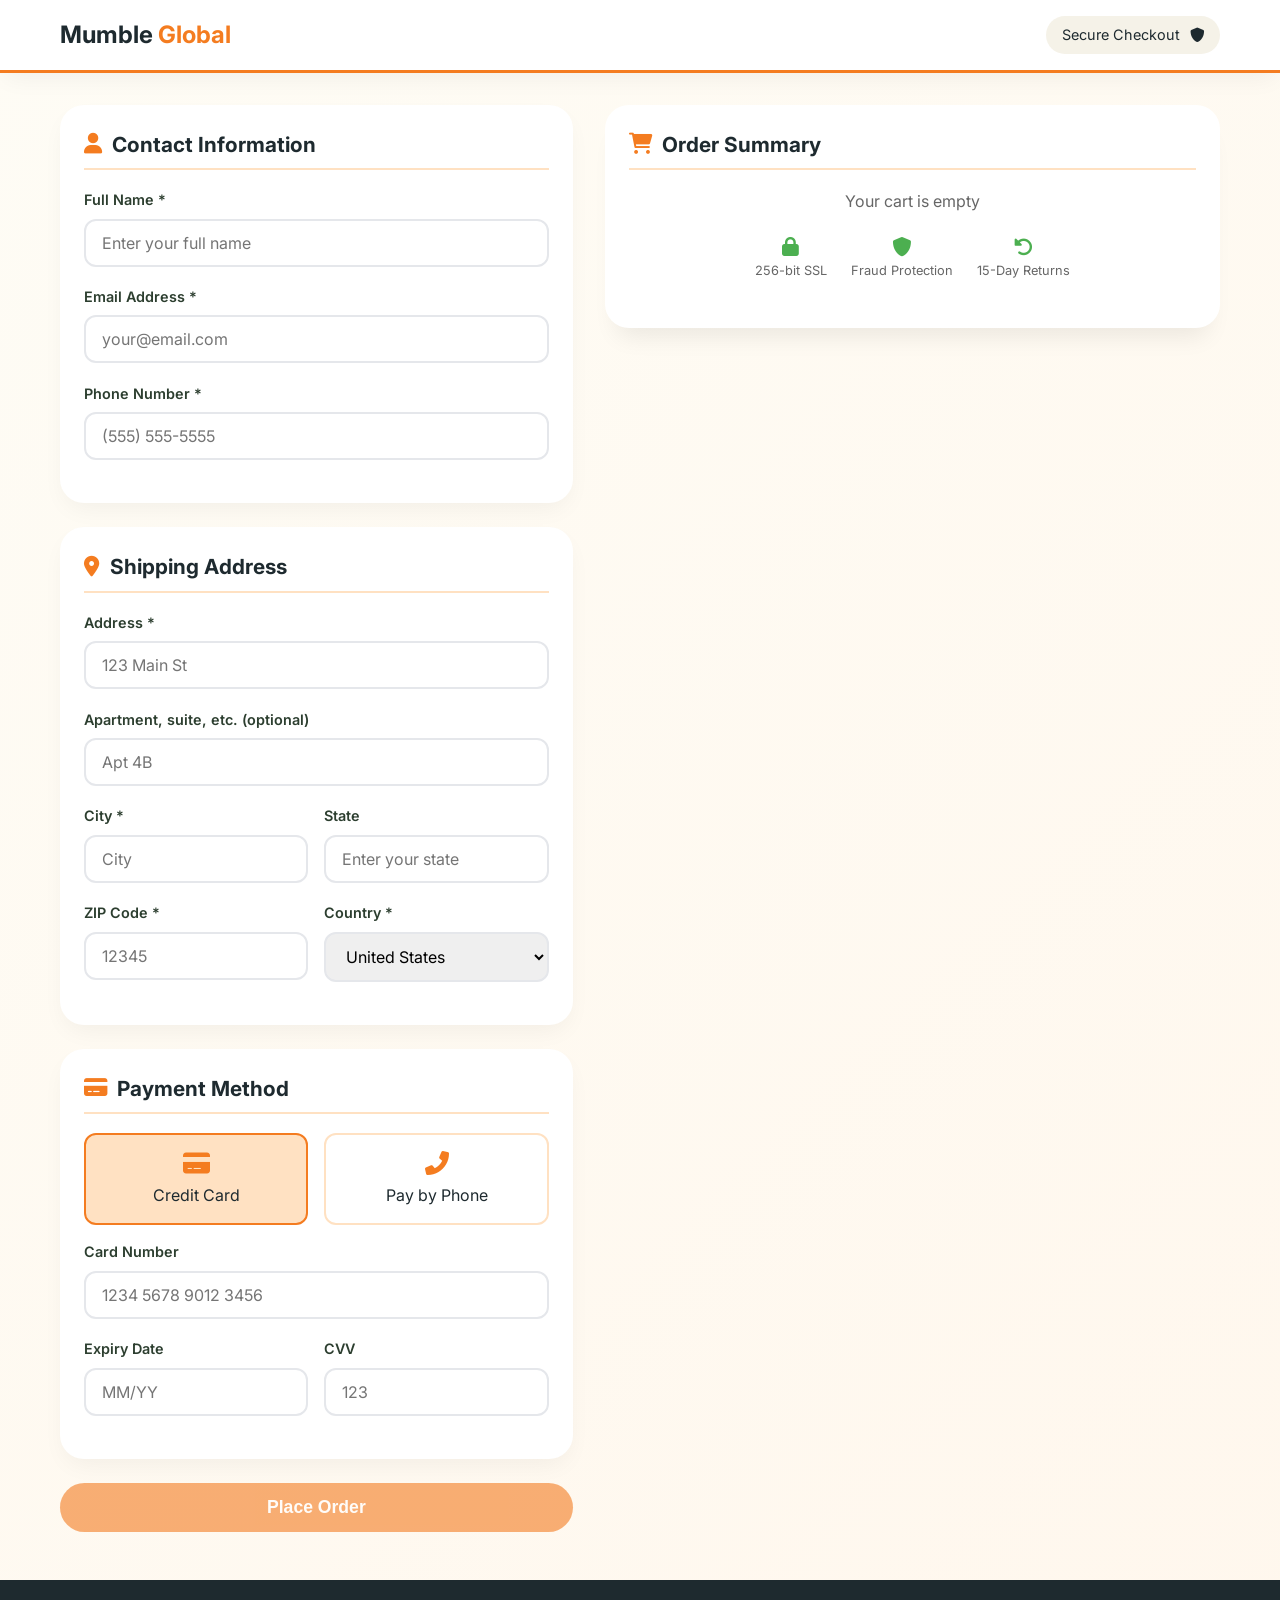
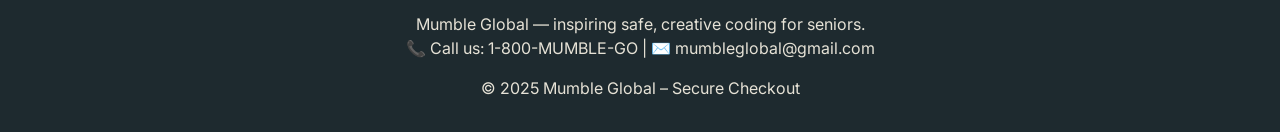
<file: checkout.html>
<!DOCTYPE html>
<html lang="en">
<head>
  <meta charset="UTF-8">
  <meta name="viewport" content="width=device-width, initial-scale=1.0, user-scalable=yes">
  <meta name="description" content="Secure checkout - Complete your Mumble Global purchase safely and easily.">
  <title>Secure Checkout | Mumble Global</title>
  <link href="https://fonts.googleapis.com/css2?family=Inter:opsz,wght@14..32,300;14..32,400;14..32,500;14..32,600;14..32,700&display=swap" rel="stylesheet">
  <link rel="stylesheet" href="https://cdnjs.cloudflare.com/ajax/libs/font-awesome/6.0.0-beta3/css/all.min.css">
  <style>
    * {
      margin: 0;
      padding: 0;
      box-sizing: border-box;
    }

    body {
      font-family: 'Inter', sans-serif;
      background: linear-gradient(135deg, #fefcf5 0%, #fff7ed 100%);
      color: #1e2a2f;
      line-height: 1.5;
      min-height: 100vh;
    }

    :root {
      --orange-primary: #f47c20;
      --orange-light: #ffb46e;
      --orange-soft: #ffe1c2;
      --orange-dark: #c95c0e;
      --white-pure: #ffffff;
      --gray-mild: #f5f2e8;
      --shadow-sm: 0 10px 25px -5px rgba(0, 0, 0, 0.05);
      --shadow-md: 0 20px 25px -12px rgba(0, 0, 0, 0.08);
      --green-success: #4caf50;
    }

    .container {
      max-width: 1200px;
      margin: 0 auto;
      padding: 0 20px;
    }

    /* Header */
    .checkout-header {
      background: var(--white-pure);
      box-shadow: var(--shadow-sm);
      padding: 1rem 0;
      margin-bottom: 2rem;
      border-bottom: 3px solid var(--orange-primary);
    }

    .header-content {
      display: flex;
      justify-content: space-between;
      align-items: center;
      flex-wrap: wrap;
      gap: 1rem;
    }

    .logo {
      display: flex;
      align-items: center;
      gap: 10px;
      text-decoration: none;
    }

    .logo i {
      font-size: 2rem;
      color: var(--orange-primary);
    }

    .logo h1 {
      font-size: 1.5rem;
      font-weight: 700;
      color: #1e2a2f;
    }

    .logo span {
      color: var(--orange-primary);
    }

    .security-badge {
      display: flex;
      align-items: center;
      gap: 10px;
      background: var(--gray-mild);
      padding: 8px 16px;
      border-radius: 40px;
      font-size: 0.9rem;
    }

    /* Checkout Layout */
    .checkout-grid {
      display: grid;
      grid-template-columns: 1fr 1.2fr;
      gap: 2rem;
      margin: 2rem 0;
    }

    @media (max-width: 768px) {
      .checkout-grid {
        grid-template-columns: 1fr;
      }
    }

    /* Form Sections */
    .checkout-section {
      background: var(--white-pure);
      border-radius: 24px;
      padding: 1.5rem;
      margin-bottom: 1.5rem;
      box-shadow: var(--shadow-sm);
    }

    .section-title {
      font-size: 1.3rem;
      font-weight: 700;
      margin-bottom: 1.2rem;
      padding-bottom: 0.5rem;
      border-bottom: 2px solid var(--orange-soft);
      display: flex;
      align-items: center;
      gap: 10px;
    }

    .section-title i {
      color: var(--orange-primary);
    }

    /* Form Styles */
    .form-group {
      margin-bottom: 1.2rem;
    }

    .form-row {
      display: grid;
      grid-template-columns: 1fr 1fr;
      gap: 1rem;
    }

    label {
      display: block;
      font-weight: 600;
      margin-bottom: 0.5rem;
      font-size: 0.9rem;
      color: #2c3e2f;
    }

    input, select {
      width: 100%;
      padding: 12px 16px;
      border: 2px solid #e5e7eb;
      border-radius: 12px;
      font-size: 1rem;
      font-family: inherit;
      transition: all 0.2s;
    }

    input:focus, select:focus {
      outline: none;
      border-color: var(--orange-primary);
      box-shadow: 0 0 0 3px rgba(244, 124, 32, 0.1);
    }

    /* Order Summary */
    .order-summary {
      background: var(--white-pure);
      border-radius: 24px;
      padding: 1.5rem;
      box-shadow: var(--shadow-md);
      position: sticky;
      top: 20px;
    }

    .order-items {
      max-height: 300px;
      overflow-y: auto;
      margin: 1rem 0;
    }

    .order-item {
      display: flex;
      justify-content: space-between;
      padding: 0.8rem 0;
      border-bottom: 1px solid var(--orange-soft);
    }

    .order-item-info {
      flex: 1;
    }

    .order-item-name {
      font-weight: 600;
    }

    .order-item-price {
      font-weight: 700;
      color: var(--orange-dark);
    }

    .summary-row {
      display: flex;
      justify-content: space-between;
      padding: 0.8rem 0;
      border-bottom: 1px solid var(--orange-soft);
    }

    .summary-row.total {
      border-top: 2px solid var(--orange-primary);
      border-bottom: none;
      font-size: 1.2rem;
      font-weight: 800;
      margin-top: 0.5rem;
      padding-top: 1rem;
    }

    /* Buttons */
    .btn-primary {
      background-color: var(--orange-primary);
      color: white;
      border: none;
      padding: 14px 32px;
      font-size: 1.1rem;
      font-weight: 700;
      border-radius: 60px;
      cursor: pointer;
      transition: all 0.2s ease;
      display: inline-flex;
      align-items: center;
      justify-content: center;
      gap: 10px;
      width: 100%;
    }

    .btn-primary:hover {
      background-color: var(--orange-dark);
      transform: scale(1.02);
    }

    .btn-primary:disabled {
      opacity: 0.6;
      cursor: not-allowed;
    }

    /* Payment Methods */
    .payment-methods {
      display: flex;
      gap: 1rem;
      margin: 1rem 0;
      flex-wrap: wrap;
    }

    .payment-method {
      flex: 1;
      text-align: center;
      padding: 1rem;
      border: 2px solid var(--orange-soft);
      border-radius: 12px;
      cursor: pointer;
      transition: all 0.2s;
    }

    .payment-method.selected {
      border-color: var(--orange-primary);
      background: var(--orange-soft);
    }

    .payment-method i {
      font-size: 1.5rem;
      color: var(--orange-primary);
      margin-bottom: 0.5rem;
    }

    /* Trust Badges */
    .trust-badges {
      display: flex;
      justify-content: center;
      gap: 1.5rem;
      margin: 1.5rem 0;
      flex-wrap: wrap;
    }

    .trust-badge {
      text-align: center;
      font-size: 0.8rem;
      color: #666;
    }

    .trust-badge i {
      font-size: 1.2rem;
      color: var(--green-success);
      display: block;
      margin-bottom: 0.3rem;
    }

    /* Alert Messages */
    .alert-error {
      background: #fee2e2;
      color: #dc2626;
      padding: 12px 20px;
      border-radius: 12px;
      margin-bottom: 1rem;
      display: flex;
      align-items: center;
      gap: 10px;
    }

    .alert-success {
      background: #d4edda;
      color: #155724;
      padding: 12px 20px;
      border-radius: 12px;
      margin-bottom: 1rem;
      display: flex;
      align-items: center;
      gap: 10px;
    }

    /* Modal */
    .modal {
      display: none;
      position: fixed;
      top: 0;
      left: 0;
      width: 100%;
      height: 100%;
      background: rgba(0, 0, 0, 0.5);
      z-index: 1000;
      justify-content: center;
      align-items: center;
    }

    .modal-content {
      background: white;
      border-radius: 24px;
      padding: 2rem;
      max-width: 400px;
      text-align: center;
      animation: slideIn 0.3s ease;
    }

    @keyframes slideIn {
      from {
        transform: translateY(-50px);
        opacity: 0;
      }
      to {
        transform: translateY(0);
        opacity: 1;
      }
    }

    .modal-content i {
      font-size: 4rem;
      color: var(--green-success);
      margin-bottom: 1rem;
    }

    footer {
      background: #1e2a2f;
      color: #e6e2d6;
      padding: 2rem 0;
      margin-top: 3rem;
      text-align: center;
    }
  </style>
</head>
<body>
  <div class="checkout-header">
    <div class="container header-content">
      <a href="index.html" class="logo">
        <h1>Mumble <span>Global</span></h1>
      </a>
      <div class="security-badge">
        <span>Secure Checkout</span>
        <i class="fas fa-shield-alt"></i>
      </div>
    </div>
  </div>

  <main>
    <div class="container">
      <div class="checkout-grid">
        <!-- Left Column - Checkout Form -->
        <div>
          <div class="checkout-section">
            <h2 class="section-title">
              <i class="fas fa-user"></i>
              Contact Information
            </h2>
            <form id="checkoutForm">
              <div class="form-group">
                <label for="fullName">Full Name *</label>
                <input type="text" id="fullName" name="fullName" required placeholder="Enter your full name">
              </div>
              <div class="form-group">
                <label for="email">Email Address *</label>
                <input type="email" id="email" name="email" required placeholder="your@email.com">
              </div>
              <div class="form-group">
                <label for="phone">Phone Number *</label>
                <input type="tel" id="phone" name="phone" required placeholder="(555) 555-5555">
              </div>
          </div>

          <div class="checkout-section">
            <h2 class="section-title">
              <i class="fas fa-map-marker-alt"></i>
              Shipping Address
            </h2>
              <div class="form-group">
                <label for="address">Address *</label>
                <input type="text" id="address" name="address" required placeholder="123 Main St">
              </div>
              <div class="form-group">
                <label for="address2">Apartment, suite, etc. (optional)</label>
                <input type="text" id="address2" name="address2" placeholder="Apt 4B">
              </div>
              <div class="form-row">
                <div class="form-group">
                  <label for="city">City *</label>
                  <input type="text" id="city" name="city" required placeholder="City">
                </div>
                <div class="form-group">
                  <label for="state">State</label>
                    <input type="text" name="state" placeholder="Enter your state">
                </div>
              </div>
              <div class="form-row">
                <div class="form-group">
                  <label for="zip">ZIP Code *</label>
                  <input type="text" id="zip" name="zip" required placeholder="12345">
                </div>
                <div class="form-group">
                  <label for="country">Country *</label>
                  <select id="country" name="country" required>
                    <option value="US">United States</option>
                    <option value="CA">Canada</option>
                    <option value="UK">United Kingdom</option>
                    <option value="AU">Pakistan</option>
                  </select>
                </div>
              </div>
          </div>

          <div class="checkout-section">
            <h2 class="section-title">
              <i class="fas fa-credit-card"></i>
              Payment Method
            </h2>
            <div class="payment-methods">
              <div class="payment-method selected" data-method="credit">
                <i class="fas fa-credit-card"></i>
                <div>Credit Card</div>
              </div>

              <div class="payment-method" data-method="phone">
                <i class="fas fa-phone-alt"></i>
                <div>Pay by Phone</div>
              </div>
            </div>

            <div id="creditCardFields">
              <div class="form-group">
                <label for="cardNumber">Card Number</label>
                <input type="text" id="cardNumber" placeholder="1234 5678 9012 3456">
              </div>
              <div class="form-row">
                <div class="form-group">
                  <label for="expiry">Expiry Date</label>
                  <input type="text" id="expiry" placeholder="MM/YY">
                </div>
                <div class="form-group">
                  <label for="cvv">CVV</label>
                  <input type="text" id="cvv" placeholder="123">
                </div>
              </div>
            </div>
            
            
            <div id="phoneFields" style="display: none;">
              <div class="alert-success">
                <i class="fas fa-phone-alt"></i>
                <strong>Pay by Phone</strong><br>
                Call us at <strong>1-800-MUMBLE-GO</strong> to complete your order with a friendly representative.
              </div>
            </div>
          </div>
          
          <button type="submit" class="btn-primary" id="placeOrderBtn"> Place Order</button>
          </form>
        </div>

        <!-- Right Column - Order Summary -->
        <div>
          <div class="order-summary">
            <h2 class="section-title">
              <i class="fas fa-shopping-cart"></i>
              Order Summary
            </h2>
            <div id="orderItems" class="order-items">
              <!-- Cart items will be loaded here -->
            </div>
            <div id="orderTotals">
              <!-- Totals will be calculated here -->
            </div>
            <div class="trust-badges">
              <div class="trust-badge">
                <i class="fas fa-lock"></i>
                <div>256-bit SSL</div>
              </div>
              <div class="trust-badge">
                <i class="fas fa-shield-alt"></i>
                <div>Fraud Protection</div>
              </div>
              <div class="trust-badge">
                <i class="fas fa-undo-alt"></i>
                <div>15-Day Returns</div>
              </div>
            </div>
          </div>
        </div>
      </div>
    </div>
  </main>

  <footer>
    <div class="container">
      <p>Mumble Global — inspiring safe, creative coding for seniors.<br>
      📞 Call us: 1-800-MUMBLE-GO | ✉️ mumbleglobal@gmail.com</p>
      <p style="margin-top: 1rem;">© 2025 Mumble Global – Secure Checkout</p>
    </div>
  </footer>

  <div id="successModal" class="modal">
    <div class="modal-content">
      <i class="fas fa-check-circle"></i>
      <h2>Order Placed Successfully!</h2>
      <p>Thank you for your purchase. You'll receive a confirmation email shortly.</p>
      <button class="btn-primary" onclick="window.location.href='index.html'" style="margin-top: 1rem;">
        Continue Shopping
      </button>
    </div>
  </div>

  <script>
    // Product catalog
    const products = {
      'starter': { name: 'Starter Kit', price: 29, icon: 'fa-gift' },
      'membership': { name: 'Annual Membership', price: 199, icon: 'fa-calendar-check' },
      'coaching': { name: 'Premium Coaching Bundle', price: 79, icon: 'fa-headset' },
      'accessibility': { name: 'Accessibility Device Kit', price: 49, icon: 'fa-tablet-alt' }
    };

    // Get cart from localStorage
    let cart = JSON.parse(localStorage.getItem('mumbleCart')) || [];

    // Calculate totals
    function calculateSubtotal() {
      return cart.reduce((total, item) => {
        const product = products[item.id];
        return total + (product.price * item.quantity);
      }, 0);
    }

    function calculateShipping(subtotal) {
      return subtotal > 50 ? 0 : 5.99;
    }

    function calculateTax(subtotal) {
      return subtotal * 0.10;
    }

    function calculateTotal(subtotal, shipping, tax) {
      return subtotal + shipping + tax;
    }

    // Render order summary
    function renderOrderSummary() {
      const orderItemsDiv = document.getElementById('orderItems');
      const orderTotalsDiv = document.getElementById('orderTotals');
      
      if (cart.length === 0) {
        orderItemsDiv.innerHTML = '<p style="text-align: center; color: #666;">Your cart is empty</p>';
        orderTotalsDiv.innerHTML = '';
        document.getElementById('placeOrderBtn').disabled = true;
        return;
      }
      
      let itemsHtml = '';
      cart.forEach(item => {
        const product = products[item.id];
        if (!product) return;
        itemsHtml += `
          <div class="order-item">
            <div class="order-item-info">
              <div class="order-item-name">${product.name}</div>
              <div style="font-size: 0.8rem; color: #666;">Qty: ${item.quantity}</div>
            </div>
            <div class="order-item-price">$${(product.price * item.quantity).toFixed(2)}</div>
          </div>
        `;
      });
      
      orderItemsDiv.innerHTML = itemsHtml;
      
      const subtotal = calculateSubtotal();
      const shipping = calculateShipping(subtotal);
      const tax = calculateTax(subtotal);
      const total = calculateTotal(subtotal, shipping, tax);
      
      orderTotalsDiv.innerHTML = `
        <div class="summary-row">
          <span>Subtotal</span>
          <span>$${subtotal.toFixed(2)}</span>
        </div>
        <div class="summary-row">
          <span>Shipping</span>
          <span>${shipping === 0 ? 'FREE' : '$' + shipping.toFixed(2)}</span>
        </div>
        <div class="summary-row">
          <span>Tax (10%)</span>
          <span>$${tax.toFixed(2)}</span>
        </div>
        <div class="summary-row total">
          <span>Total</span>
          <span style="color: var(--orange-primary); font-size: 1.4rem;">$${total.toFixed(2)}</span>
        </div>
      `;
    }

    // Payment method selection
    let selectedPaymentMethod = 'credit';
    
    document.querySelectorAll('.payment-method').forEach(method => {
      method.addEventListener('click', function() {
        document.querySelectorAll('.payment-method').forEach(m => m.classList.remove('selected'));
        this.classList.add('selected');
        selectedPaymentMethod = this.dataset.method;
        
        // Show/hide appropriate fields
        document.getElementById('creditCardFields').style.display = selectedPaymentMethod === 'credit' ? 'block' : 'none';
        document.getElementById('paypalFields').style.display = selectedPaymentMethod === 'paypal' ? 'block' : 'none';
        document.getElementById('phoneFields').style.display = selectedPaymentMethod === 'phone' ? 'block' : 'none';
      });
    });

    // Validate form
    function validateForm() {
      const fullName = document.getElementById('fullName').value.trim();
      const email = document.getElementById('email').value.trim();
      const phone = document.getElementById('phone').value.trim();
      const address = document.getElementById('address').value.trim();
      const city = document.getElementById('city').value.trim();
      const state = document.getElementById('state').value;
      const zip = document.getElementById('zip').value.trim();
      const country = document.getElementById('country').value;
      
      if (!fullName || !email || !phone || !address || !city || !state || !zip || !country) {
        alert('Please fill in all required fields.');
        return false;
      }
      
      if (!email.includes('@') || !email.includes('.')) {
        alert('Please enter a valid email address.');
        return false;
      }
      
      if (selectedPaymentMethod === 'credit') {
        const cardNumber = document.getElementById('cardNumber').value.trim();
        const expiry = document.getElementById('expiry').value.trim();
        const cvv = document.getElementById('cvv').value.trim();
        
        if (!cardNumber || !expiry || !cvv) {
          alert('Please enter your credit card details.');
          return false;
        }
        
        if (cardNumber.replace(/\s/g, '').length < 15) {
          alert('Please enter a valid card number.');
          return false;
        }
      }
      
      return true;
    }

    // Place order
    function placeOrder() {
      if (cart.length === 0) {
        alert('Your cart is empty. Please add items before checking out.');
        window.location.href = 'shop.html';
        return;
      }
      
      if (!validateForm()) {
        return;
      }
      
      if (selectedPaymentMethod === 'phone') {
        alert('Please call us at 1-800-MUMBLE-GO to complete your order. Our friendly team is ready to help!');
        return;
      }
      
      if (selectedPaymentMethod === 'paypal') {
        alert('Redirecting to PayPal for secure payment...');
        // In production, redirect to PayPal
        return;
      }
      
      // Process order
      const orderData = {
        orderId: 'ORD-' + Date.now(),
        customer: {
          name: document.getElementById('fullName').value,
          email: document.getElementById('email').value,
          phone: document.getElementById('phone').value,
          address: {
            street: document.getElementById('address').value,
            street2: document.getElementById('address2').value,
            city: document.getElementById('city').value,
            state: document.getElementById('state').value,
            zip: document.getElementById('zip').value,
            country: document.getElementById('country').value
          }
        },
        items: cart,
        subtotal: calculateSubtotal(),
        shipping: calculateShipping(calculateSubtotal()),
        tax: calculateTax(calculateSubtotal()),
        total: calculateTotal(calculateSubtotal(), calculateShipping(calculateSubtotal()), calculateTax(calculateSubtotal())),
        date: new Date().toISOString()
      };
      
      // Save order to localStorage for demo
      localStorage.setItem('lastOrder', JSON.stringify(orderData));
      
      // Clear cart
      localStorage.removeItem('mumbleCart');
      
      // Show success modal
      document.getElementById('successModal').style.display = 'flex';
    }

    // Initialize page
    document.addEventListener('DOMContentLoaded', function() {
      renderOrderSummary();
      
      // Set active navigation link
      const currentPage = window.location.pathname.split('/').pop() || 'checkout.html';
      const navLinks = document.querySelectorAll('.nav-links a');
      navLinks.forEach(link => {
        const href = link.getAttribute('href');
        if (href === currentPage) {
          link.classList.add('active');
        }
      });
      
      // Form submission
      document.getElementById('checkoutForm').addEventListener('submit', function(e) {
        e.preventDefault();
        placeOrder();
      });
    });
  </script>
</body>
</html>
</file>
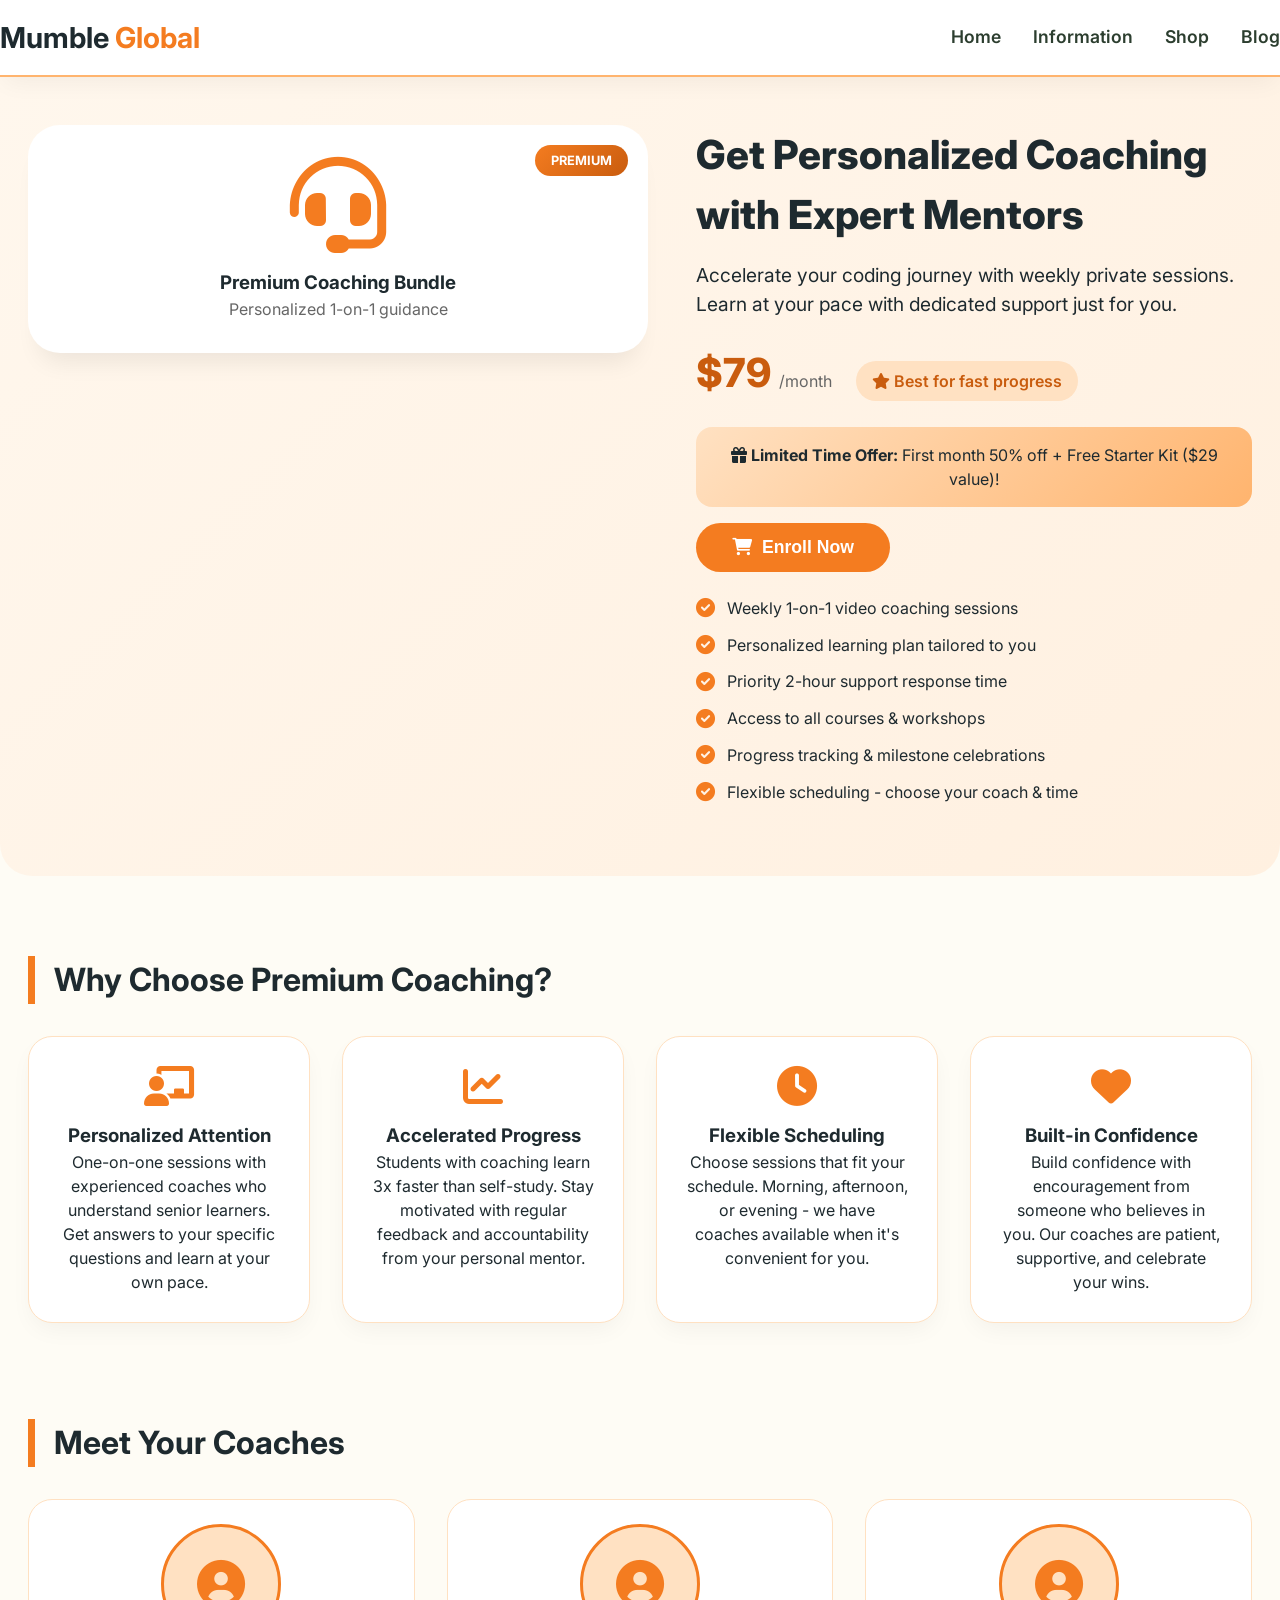
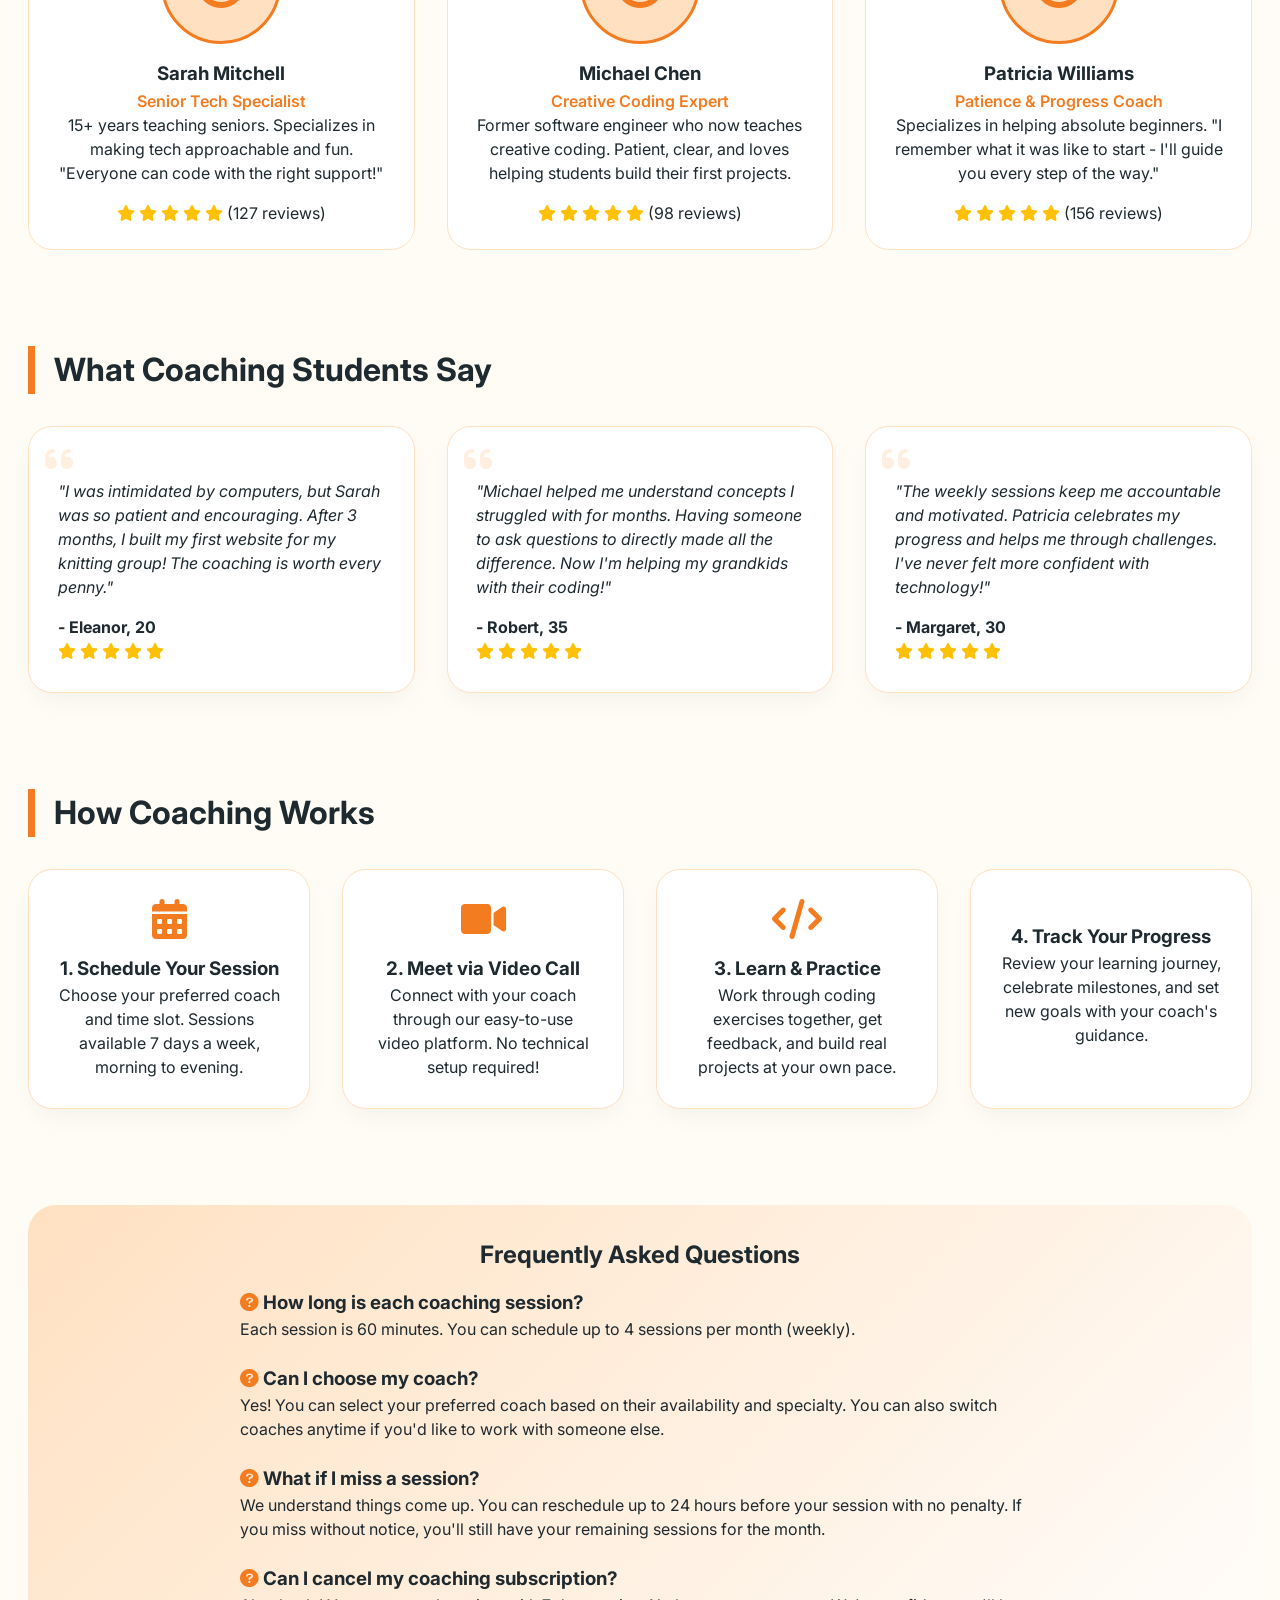
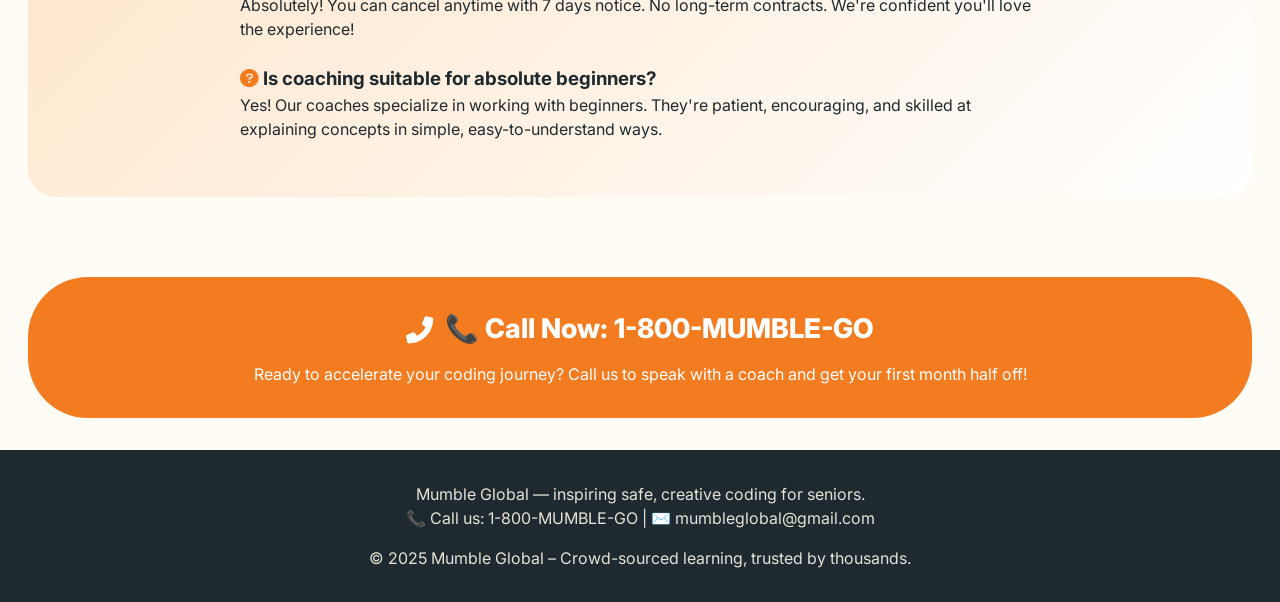
<file: enroll.html>
<!DOCTYPE html>
<html lang="en">
<head>
  <meta charset="UTF-8">
  <meta name="viewport" content="width=device-width, initial-scale=1.0, user-scalable=yes">
  <meta name="description" content="Enroll in Mumble Global Premium Coaching Bundle - Weekly 1-on-1 sessions with senior-friendly coding coaches and priority support.">
  <title>Enroll Now | Mumble Global Premium Coaching</title>
  <link href="https://fonts.googleapis.com/css2?family=Inter:opsz,wght@14..32,300;14..32,400;14..32,500;14..32,600;14..32,700&display=swap" rel="stylesheet">
  <link rel="stylesheet" href="https://cdnjs.cloudflare.com/ajax/libs/font-awesome/6.0.0-beta3/css/all.min.css">
  <style>
    * {
      margin: 0;
      padding: 0;
      box-sizing: border-box;
    }

    body {
      font-family: 'Inter', sans-serif;
      background-color: #fefcf5;
      color: #1e2a2f;
      line-height: 1.5;
    }

    :root {
      --orange-primary: #f47c20;
      --orange-light: #ffb46e;
      --orange-soft: #ffe1c2;
      --orange-dark: #c95c0e;
      --white-pure: #ffffff;
      --gray-mild: #f5f2e8;
      --shadow-sm: 0 10px 25px -5px rgba(0, 0, 0, 0.05);
      --shadow-md: 0 20px 25px -12px rgba(0, 0, 0, 0.08);
    }

    .container {
      max-width: 1280px;
      margin: 0 auto;
      padding: 0 28px;
    }

    header {
      background: var(--white-pure);
      box-shadow: var(--shadow-sm);
      position: sticky;
      top: 0;
      z-index: 100;
      border-bottom: 2px solid var(--orange-light);
    }

    .nav-bar {
      display: flex;
      justify-content: space-between;
      align-items: center;
      padding: 1rem 0;
      flex-wrap: wrap;
    }

    .logo {
      display: flex;
      align-items: center;
      gap: 10px;
      text-decoration: none;
    }

    .logo i {
      font-size: 2rem;
      color: var(--orange-primary);
    }

    .logo h1 {
      font-size: 1.8rem;
      font-weight: 700;
      color: #1e2a2f;
    }

    .logo span {
      color: var(--orange-primary);
    }

    .nav-links {
      display: flex;
      gap: 2rem;
      list-style: none;
      flex-wrap: wrap;
    }

    .nav-links a {
      text-decoration: none;
      font-weight: 600;
      color: #2c3e2f;
      font-size: 1.1rem;
      transition: 0.2s;
      padding: 0.4rem 0;
      border-bottom: 2px solid transparent;
    }

    .nav-links a:hover {
      color: var(--orange-primary);
      border-bottom-color: var(--orange-primary);
    }

    .btn-primary {
      background-color: var(--orange-primary);
      color: white;
      border: none;
      padding: 14px 36px;
      font-size: 1.1rem;
      font-weight: 700;
      border-radius: 60px;
      cursor: pointer;
      transition: all 0.2s ease;
      display: inline-flex;
      align-items: center;
      gap: 10px;
      text-decoration: none;
    }

    .btn-primary:hover {
      background-color: var(--orange-dark);
      transform: scale(1.02);
    }

    .btn-outline {
      background: transparent;
      border: 2px solid var(--orange-primary);
      color: var(--orange-primary);
      padding: 12px 32px;
      font-weight: 600;
      border-radius: 60px;
      transition: 0.2s;
      cursor: pointer;
      display: inline-flex;
      align-items: center;
      gap: 8px;
      text-decoration: none;
    }

    .btn-outline:hover {
      background: var(--orange-soft);
    }

    .coaching-hero {
      background: linear-gradient(135deg, #fff7ed 0%, #fff0e0 100%);
      padding: 3rem 0;
      border-radius: 0 0 2rem 2rem;
      margin-bottom: 2rem;
    }

    .coaching-grid {
      display: flex;
      flex-wrap: wrap;
      gap: 3rem;
      align-items: flex-start;
    }

    .coaching-badge {
      flex: 1;
      text-align: center;
      background: var(--white-pure);
      border-radius: 32px;
      padding: 2rem;
      box-shadow: var(--shadow-md);
      position: relative;
    }

    .premium-tag {
      position: absolute;
      top: 20px;
      right: 20px;
      background: linear-gradient(135deg, #f47c20, #c95c0e);
      color: white;
      padding: 6px 16px;
      border-radius: 40px;
      font-size: 0.8rem;
      font-weight: bold;
    }

    .coaching-badge i {
      font-size: 6rem;
      color: var(--orange-primary);
    }

    .coaching-details {
      flex: 1;
    }

    .coaching-title {
      font-size: 2.5rem;
      font-weight: 800;
      margin-bottom: 1rem;
      color: #1e2a2f;
    }

    .price-large {
      font-size: 2.5rem;
      font-weight: 800;
      color: var(--orange-dark);
      margin: 1.5rem 0;
    }

    .price-small {
      font-size: 1rem;
      font-weight: normal;
      color: #666;
    }

    .featured-badge {
      background: var(--orange-soft);
      color: var(--orange-dark);
      padding: 8px 16px;
      border-radius: 40px;
      font-weight: 600;
      display: inline-block;
      margin-left: 1rem;
      font-size: 1rem;
    }

    .features-list {
      list-style: none;
      margin: 1.5rem 0;
    }

    .features-list li {
      margin-bottom: 0.8rem;
      display: flex;
      align-items: center;
      gap: 12px;
    }

    .features-list i {
      color: var(--orange-primary);
      font-size: 1.2rem;
    }

    .section {
      padding: 3rem 0;
    }

    .section-title {
      font-size: 2rem;
      font-weight: 700;
      margin-bottom: 2rem;
      border-left: 7px solid var(--orange-primary);
      padding-left: 1.2rem;
    }

    .benefits-grid {
      display: grid;
      grid-template-columns: repeat(auto-fit, minmax(280px, 1fr));
      gap: 2rem;
    }

    .benefit-card {
      background: var(--white-pure);
      border-radius: 24px;
      padding: 1.8rem;
      box-shadow: var(--shadow-sm);
      border: 1px solid var(--orange-soft);
      text-align: center;
      transition: transform 0.3s ease;
    }

    .benefit-card:hover {
      transform: translateY(-5px);
      box-shadow: var(--shadow-md);
    }

    .benefit-card i {
      font-size: 2.5rem;
      color: var(--orange-primary);
      margin-bottom: 1rem;
    }

    .coach-card {
      background: var(--white-pure);
      border-radius: 24px;
      padding: 1.5rem;
      text-align: center;
      transition: transform 0.3s ease;
      border: 1px solid var(--orange-soft);
    }

    .coach-card:hover {
      transform: translateY(-5px);
      box-shadow: var(--shadow-md);
    }

    .coach-card img {
      width: 120px;
      height: 120px;
      border-radius: 50%;
      object-fit: cover;
      margin-bottom: 1rem;
      border: 3px solid var(--orange-primary);
    }

    .coach-placeholder {
      width: 120px;
      height: 120px;
      background: var(--orange-soft);
      border-radius: 50%;
      display: flex;
      align-items: center;
      justify-content: center;
      margin: 0 auto 1rem;
      border: 3px solid var(--orange-primary);
    }

    .coach-placeholder i {
      font-size: 3rem;
      color: var(--orange-primary);
    }

    .testimonial-card {
      background: var(--white-pure);
      border-radius: 24px;
      padding: 1.8rem;
      box-shadow: var(--shadow-sm);
      border: 1px solid var(--orange-soft);
      position: relative;
    }

    .testimonial-card i.fa-quote-left {
      font-size: 2rem;
      color: var(--orange-soft);
      position: absolute;
      top: 1rem;
      left: 1rem;
      opacity: 0.5;
    }

    .call-cta {
      background: var(--orange-primary);
      color: white;
      border-radius: 60px;
      text-align: center;
      padding: 2rem;
      margin: 2rem 0;
    }

    .call-cta a {
      color: white;
      font-size: 1.7rem;
      font-weight: 800;
      text-decoration: none;
      display: inline-flex;
      align-items: center;
      gap: 12px;
    }

    footer {
      background: #1e2a2f;
      color: #e6e2d6;
      padding: 2rem 0;
      margin-top: 2rem;
      text-align: center;
    }

    .limited-offer {
      background: linear-gradient(135deg, #ffe1c2, #ffb46e);
      border-radius: 16px;
      padding: 1rem;
      text-align: center;
      margin: 1rem 0;
      animation: pulse 2s infinite;
    }

    @keyframes pulse {
      0% { transform: scale(1); }
      50% { transform: scale(1.02); }
      100% { transform: scale(1); }
    }

    @media (max-width: 780px) {
      .nav-bar {
        flex-direction: column;
        gap: 1rem;
      }
      .coaching-title {
        font-size: 1.8rem;
      }
      .price-large {
        font-size: 2rem;
      }
      .call-cta a {
        font-size: 1.3rem;
      }
    }
  </style>
</head>
<body>
  <header>
    <div class="container nav-bar">
      <a href="index.html" class="logo">
        <h1>Mumble <span>Global</span></h1>
      </a>
      <ul class="nav-links">
        <li><a href="index.html">Home</a></li>
        <li><a href="information.html">Information</a></li>
        <li><a href="shop.html">Shop</a></li>
        <li><a href="blog.html">Blog</a></li>
      </ul>
    </div>
  </header>

  <main>
    <div class="coaching-hero">
      <div class="container coaching-grid">
        <div class="coaching-badge">
          <div class="premium-tag">PREMIUM</div>
          <i class="fas fa-headset"></i>
          <h3 style="margin-top: 1rem;">Premium Coaching Bundle</h3>
          <p style="color: #666;">Personalized 1-on-1 guidance</p>
        </div>
        <div class="coaching-details">
          <h1 class="coaching-title">Get Personalized Coaching with Expert Mentors</h1>
          <p style="font-size: 1.2rem; margin: 1rem 0;">Accelerate your coding journey with weekly private sessions. Learn at your pace with dedicated support just for you.</p>
          <div class="price-large">
            $79 <span class="price-small">/month</span>
            <span class="featured-badge"><i class="fas fa-star"></i> Best for fast progress</span>
          </div>
          <div class="limited-offer">
            <i class="fas fa-gift"></i> <strong>Limited Time Offer:</strong> First month 50% off + Free Starter Kit ($29 value)!
          </div>
          <button onclick="window.location.href='checkout.html?product=coaching'" class="btn-primary">
            <i class="fas fa-shopping-cart"></i> Enroll Now</button>
          <ul class="features-list">
            <li><i class="fas fa-check-circle"></i> Weekly 1-on-1 video coaching sessions</li>
            <li><i class="fas fa-check-circle"></i> Personalized learning plan tailored to you</li>
            <li><i class="fas fa-check-circle"></i> Priority 2-hour support response time</li>
            <li><i class="fas fa-check-circle"></i> Access to all courses & workshops</li>
            <li><i class="fas fa-check-circle"></i> Progress tracking & milestone celebrations</li>
            <li><i class="fas fa-check-circle"></i> Flexible scheduling - choose your coach & time</li>
          </ul>
        </div>
      </div>
    </div>

    <div class="container">
      <div class="section">
        <h2 class="section-title">Why Choose Premium Coaching?</h2>
        <div class="benefits-grid">
          <div class="benefit-card">
            <i class="fas fa-chalkboard-user"></i>
            <h3>Personalized Attention</h3>
            <p>One-on-one sessions with experienced coaches who understand senior learners. Get answers to your specific questions and learn at your own pace.</p>
          </div>
          <div class="benefit-card">
            <i class="fas fa-chart-line"></i>
            <h3>Accelerated Progress</h3>
            <p>Students with coaching learn 3x faster than self-study. Stay motivated with regular feedback and accountability from your personal mentor.</p>
          </div>
          <div class="benefit-card">
            <i class="fas fa-clock"></i>
            <h3>Flexible Scheduling</h3>
            <p>Choose sessions that fit your schedule. Morning, afternoon, or evening - we have coaches available when it's convenient for you.</p>
          </div>
          <div class="benefit-card">
            <i class="fas fa-heart"></i>
            <h3>Built-in Confidence</h3>
            <p>Build confidence with encouragement from someone who believes in you. Our coaches are patient, supportive, and celebrate your wins.</p>
          </div>
        </div>
      </div>

      <div class="section">
        <h2 class="section-title">Meet Your Coaches</h2>
        <div class="benefits-grid">
          <div class="coach-card">
            <div class="coach-placeholder">
              <i class="fas fa-user-circle"></i>
            </div>
            <h3>Sarah Mitchell</h3>
            <p style="color: var(--orange-primary); font-weight: 600;">Senior Tech Specialist</p>
            <p>15+ years teaching seniors. Specializes in making tech approachable and fun. "Everyone can code with the right support!"</p>
            <div style="margin-top: 1rem;">
              <i class="fas fa-star" style="color: #ffc107;"></i>
              <i class="fas fa-star" style="color: #ffc107;"></i>
              <i class="fas fa-star" style="color: #ffc107;"></i>
              <i class="fas fa-star" style="color: #ffc107;"></i>
              <i class="fas fa-star" style="color: #ffc107;"></i>
              <span> (127 reviews)</span>
            </div>
          </div>
          <div class="coach-card">
            <div class="coach-placeholder">
              <i class="fas fa-user-circle"></i>
            </div>
            <h3>Michael Chen</h3>
            <p style="color: var(--orange-primary); font-weight: 600;">Creative Coding Expert</p>
            <p>Former software engineer who now teaches creative coding. Patient, clear, and loves helping students build their first projects.</p>
            <div style="margin-top: 1rem;">
              <i class="fas fa-star" style="color: #ffc107;"></i>
              <i class="fas fa-star" style="color: #ffc107;"></i>
              <i class="fas fa-star" style="color: #ffc107;"></i>
              <i class="fas fa-star" style="color: #ffc107;"></i>
              <i class="fas fa-star" style="color: #ffc107;"></i>
              <span> (98 reviews)</span>
            </div>
          </div>
          <div class="coach-card">
            <div class="coach-placeholder">
              <i class="fas fa-user-circle"></i>
            </div>
            <h3>Patricia Williams</h3>
            <p style="color: var(--orange-primary); font-weight: 600;">Patience & Progress Coach</p>
            <p>Specializes in helping absolute beginners. "I remember what it was like to start - I'll guide you every step of the way."</p>
            <div style="margin-top: 1rem;">
              <i class="fas fa-star" style="color: #ffc107;"></i>
              <i class="fas fa-star" style="color: #ffc107;"></i>
              <i class="fas fa-star" style="color: #ffc107;"></i>
              <i class="fas fa-star" style="color: #ffc107;"></i>
              <i class="fas fa-star" style="color: #ffc107;"></i>
              <span> (156 reviews)</span>
            </div>
          </div>
        </div>
      </div>

      <div class="section">
        <h2 class="section-title">What Coaching Students Say</h2>
        <div class="benefits-grid">
          <div class="testimonial-card">
            <i class="fas fa-quote-left"></i>
            <p style="margin-top: 1.5rem; font-style: italic;">"I was intimidated by computers, but Sarah was so patient and encouraging. After 3 months, I built my first website for my knitting group! The coaching is worth every penny."</p>
            <div style="margin-top: 1rem;">
              <strong>- Eleanor, 20</strong>
              <div>
                <i class="fas fa-star" style="color: #ffc107;"></i>
                <i class="fas fa-star" style="color: #ffc107;"></i>
                <i class="fas fa-star" style="color: #ffc107;"></i>
                <i class="fas fa-star" style="color: #ffc107;"></i>
                <i class="fas fa-star" style="color: #ffc107;"></i>
              </div>
            </div>
          </div>
          <div class="testimonial-card">
            <i class="fas fa-quote-left"></i>
            <p style="margin-top: 1.5rem; font-style: italic;">"Michael helped me understand concepts I struggled with for months. Having someone to ask questions to directly made all the difference. Now I'm helping my grandkids with their coding!"</p>
            <div style="margin-top: 1rem;">
              <strong>- Robert, 35</strong>
              <div>
                <i class="fas fa-star" style="color: #ffc107;"></i>
                <i class="fas fa-star" style="color: #ffc107;"></i>
                <i class="fas fa-star" style="color: #ffc107;"></i>
                <i class="fas fa-star" style="color: #ffc107;"></i>
                <i class="fas fa-star" style="color: #ffc107;"></i>
              </div>
            </div>
          </div>
          <div class="testimonial-card">
            <i class="fas fa-quote-left"></i>
            <p style="margin-top: 1.5rem; font-style: italic;">"The weekly sessions keep me accountable and motivated. Patricia celebrates my progress and helps me through challenges. I've never felt more confident with technology!"</p>
            <div style="margin-top: 1rem;">
              <strong>- Margaret, 30</strong>
              <div>
                <i class="fas fa-star" style="color: #ffc107;"></i>
                <i class="fas fa-star" style="color: #ffc107;"></i>
                <i class="fas fa-star" style="color: #ffc107;"></i>
                <i class="fas fa-star" style="color: #ffc107;"></i>
                <i class="fas fa-star" style="color: #ffc107;"></i>
              </div>
            </div>
          </div>
        </div>
      </div>

      <div class="section">
        <h2 class="section-title">How Coaching Works</h2>
        <div class="benefits-grid">
          <div class="benefit-card">
            <i class="fas fa-calendar-alt"></i>
            <h3>1. Schedule Your Session</h3>
            <p>Choose your preferred coach and time slot. Sessions available 7 days a week, morning to evening.</p>
          </div>
          <div class="benefit-card">
            <i class="fas fa-video"></i>
            <h3>2. Meet via Video Call</h3>
            <p>Connect with your coach through our easy-to-use video platform. No technical setup required!</p>
          </div>
          <div class="benefit-card">
            <i class="fas fa-code"></i>
            <h3>3. Learn & Practice</h3>
            <p>Work through coding exercises together, get feedback, and build real projects at your own pace.</p>
          </div>
          <div class="benefit-card">
            <i class="fas fa-chart-simple"></i>
            <h3>4. Track Your Progress</h3>
            <p>Review your learning journey, celebrate milestones, and set new goals with your coach's guidance.</p>
          </div>
        </div>
      </div>

      <div class="section">
        <div style="background: linear-gradient(135deg, var(--orange-soft), var(--white-pure)); border-radius: 28px; padding: 2rem;">
          <h2 style="margin-bottom: 1rem; text-align: center;">Frequently Asked Questions</h2>
          
          <div style="max-width: 800px; margin: 0 auto;">
            <div style="margin-bottom: 1.5rem;">
              <h3><i class="fas fa-question-circle" style="color: var(--orange-primary);"></i> How long is each coaching session?</h3>
              <p>Each session is 60 minutes. You can schedule up to 4 sessions per month (weekly).</p>
            </div>
            <div style="margin-bottom: 1.5rem;">
              <h3><i class="fas fa-question-circle" style="color: var(--orange-primary);"></i> Can I choose my coach?</h3>
              <p>Yes! You can select your preferred coach based on their availability and specialty. You can also switch coaches anytime if you'd like to work with someone else.</p>
            </div>
            <div style="margin-bottom: 1.5rem;">
              <h3><i class="fas fa-question-circle" style="color: var(--orange-primary);"></i> What if I miss a session?</h3>
              <p>We understand things come up. You can reschedule up to 24 hours before your session with no penalty. If you miss without notice, you'll still have your remaining sessions for the month.</p>
            </div>
            <div style="margin-bottom: 1.5rem;">
              <h3><i class="fas fa-question-circle" style="color: var(--orange-primary);"></i> Can I cancel my coaching subscription?</h3>
              <p>Absolutely! You can cancel anytime with 7 days notice. No long-term contracts. We're confident you'll love the experience!</p>
            </div>
            <div style="margin-bottom: 1.5rem;">
              <h3><i class="fas fa-question-circle" style="color: var(--orange-primary);"></i> Is coaching suitable for absolute beginners?</h3>
              <p>Yes! Our coaches specialize in working with beginners. They're patient, encouraging, and skilled at explaining concepts in simple, easy-to-understand ways.</p>
            </div>
          </div>
        </div>
      </div>

      <div class="call-cta">
        <a href="tel:+18005551234">
          <i class="fas fa-phone-alt"></i> 📞 Call Now: 1-800-MUMBLE-GO
        </a>
        <p style="margin-top: 12px;">Ready to accelerate your coding journey? Call us to speak with a coach and get your first month half off!</p>
      </div>
    </div>
  </main>

  <footer>
    <div class="container">
      <p> Mumble Global — inspiring safe, creative coding for seniors.<br>
      📞 Call us: 1-800-MUMBLE-GO | ✉️ mumbleglobal@gmail.com</p>
      <p style="margin-top: 1rem;">© 2025 Mumble Global – Crowd-sourced learning, trusted by thousands.</p>
    </div>
  </footer>

  <script>
    // Simple redirect function for checkout
    function goToCheckout() {
      window.location.href = 'checkout.html?product=coaching';
    }
  </script>
</body>
</html>
</file>
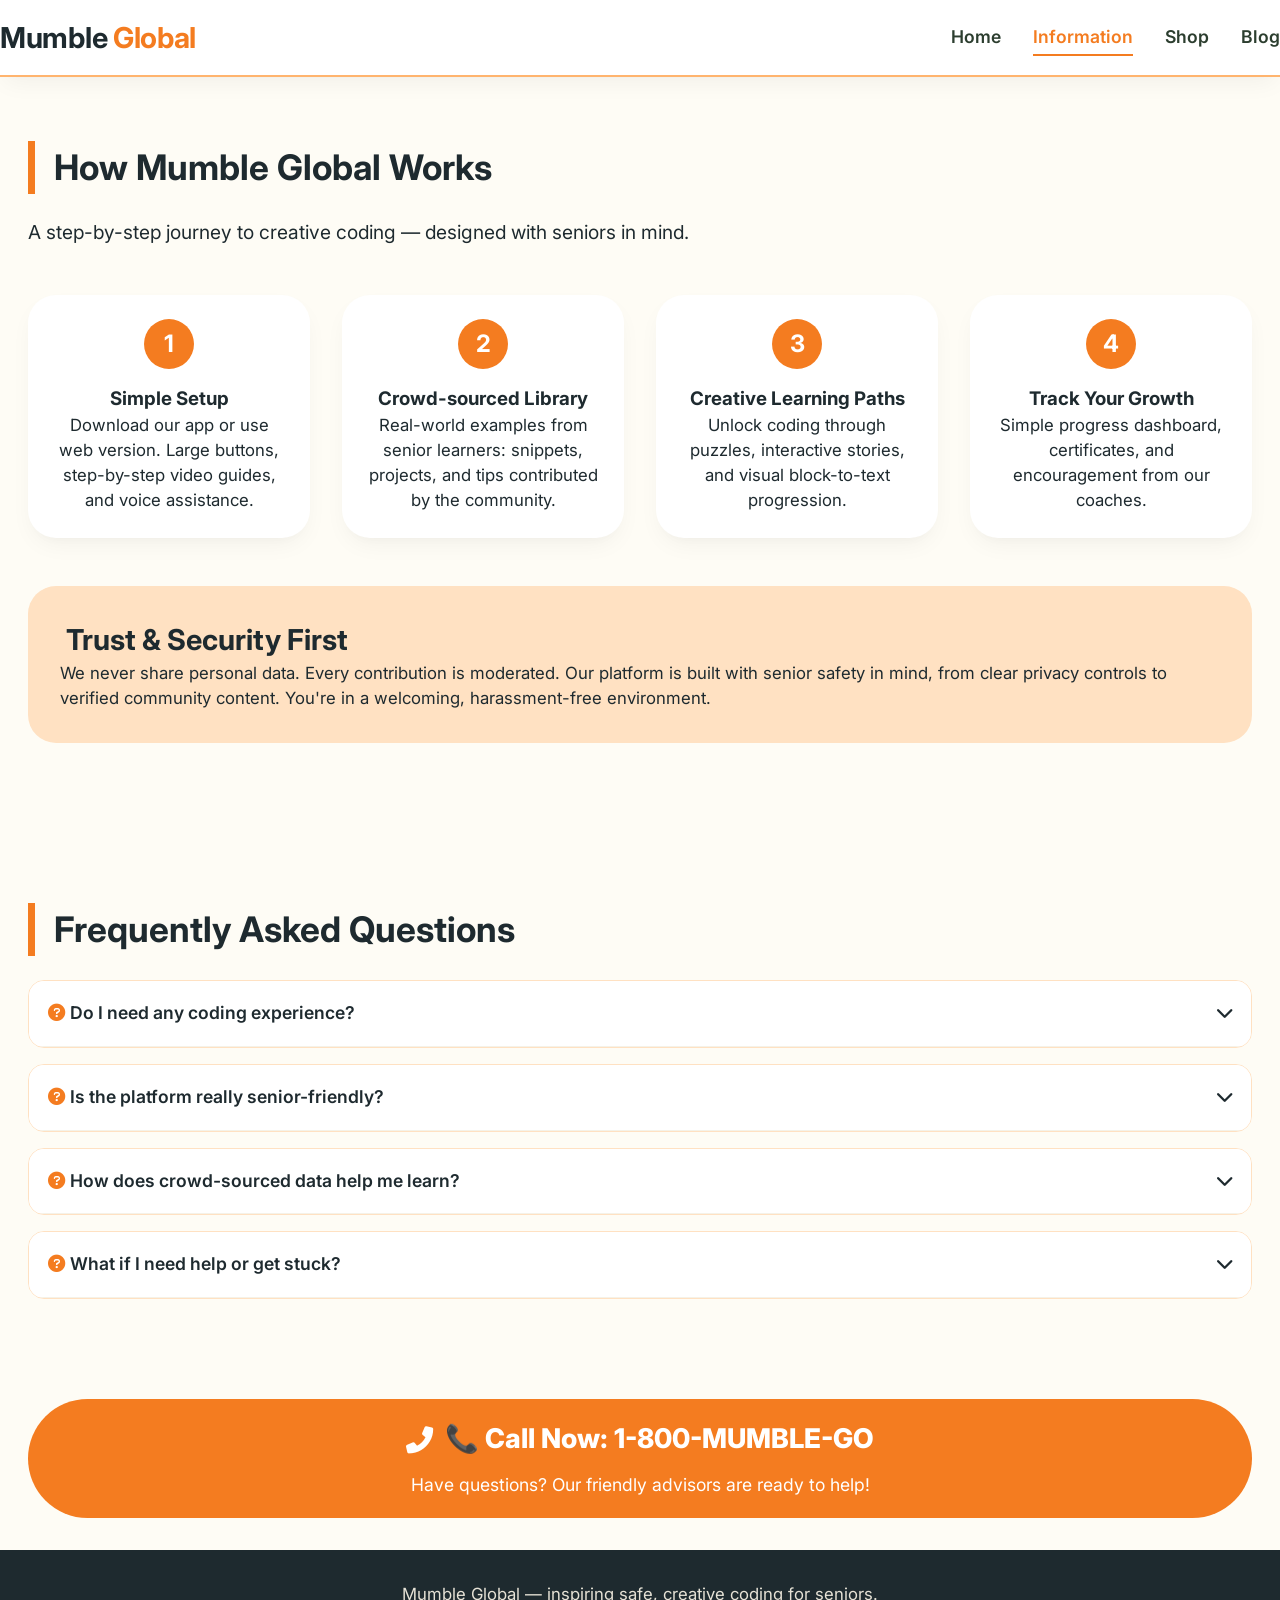
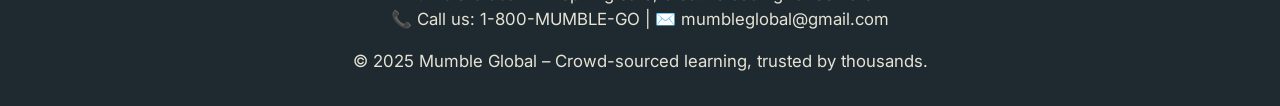
<file: information.html>
<!DOCTYPE html>
<html lang="en">
<head>
  <meta charset="UTF-8">
  <meta name="viewport" content="width=device-width, initial-scale=1.0, user-scalable=yes">
  <meta name="description" content="Learn how Mumble Global works - creative coding education designed for seniors with crowd-sourced wisdom and security.">
  <title>Mumble Global | How It Works</title>
  <link rel="stylesheet" href="style.css">
  <link href="https://fonts.googleapis.com/css2?family=Inter:opsz,wght@14..32,300;14..32,400;14..32,500;14..32,600;14..32,700&display=swap" rel="stylesheet">
  <link rel="stylesheet" href="https://cdnjs.cloudflare.com/ajax/libs/font-awesome/6.0.0-beta3/css/all.min.css">
  <script src="main.js"></script>
</head>
<body>
  <header>
    <div class="container nav-bar">
      <a href="index.html" class="logo">
        <h1>Mumble <span>Global</span></h1>
      </a>
      <ul class="nav-links">
        <li><a href="index.html">Home</a></li>
        <li><a href="information.html">Information</a></li>
        <li><a href="shop.html">Shop</a></li>
        <li><a href="blog.html">Blog</a></li>
      </ul>
    </div>
  </header>

  <main>
    <div class="container">
      <section>
        <h2 class="section-title">How Mumble Global Works</h2>
        <p style="font-size: 1.2rem; margin-bottom: 2rem;">A step-by-step journey to creative coding — designed with seniors in mind.</p>
        
        <div class="step-timeline">
          <div class="step">
            <div class="step-number">1</div>
            <h3>Simple Setup</h3>
            <p>Download our app or use web version. Large buttons, step-by-step video guides, and voice assistance.</p>
          </div>
          <div class="step">
            <div class="step-number">2</div>
            <h3>Crowd-sourced Library</h3>
            <p>Real-world examples from senior learners: snippets, projects, and tips contributed by the community.</p>
          </div>
          <div class="step">
            <div class="step-number">3</div>
            <h3>Creative Learning Paths</h3>
            <p>Unlock coding through puzzles, interactive stories, and visual block-to-text progression.</p>
          </div>
          <div class="step">
            <div class="step-number">4</div>
            <h3>Track Your Growth</h3>
            <p>Simple progress dashboard, certificates, and encouragement from our coaches.</p>
          </div>
        </div>
        
        <div style="background: var(--orange-soft); border-radius: 28px; padding: 2rem; margin: 2rem 0;">
          <h3 style="font-size: 1.8rem;"><i class="fas fa-shield-heart"></i> Trust & Security First</h3>
          <p>We never share personal data. Every contribution is moderated. Our platform is built with senior safety in mind, from clear privacy controls to verified community content. You're in a welcoming, harassment-free environment.</p>
        </div>
      </section>

      <section>
  <h2 class="section-title">Frequently Asked Questions</h2>
  
  <div class="faq-item">
    <div class="faq-question">
      <span><i class="fas fa-question-circle" style="color: var(--orange-primary);"></i> Do I need any coding experience?</span>
      <span class="faq-icon"><i class="fas fa-chevron-down"></i></span>
    </div>
    <div class="faq-answer">
      <p>Not at all! Mumble Global is designed for absolute beginners. We start with visual blocks and gradually introduce text-based coding. Many of our learners had never touched code before and are now building their own projects!</p>
    </div>
  </div>
  
  <div class="faq-item">
    <div class="faq-question">
      <span><i class="fas fa-question-circle" style="color: var(--orange-primary);"></i> Is the platform really senior-friendly?</span>
      <span class="faq-icon"><i class="fas fa-chevron-down"></i></span>
    </div>
    <div class="faq-answer">
      <p>Absolutely! We've designed every aspect with seniors in mind: large text options, high contrast mode, voice guidance, simple navigation, and a dedicated support team trained to assist seniors patiently.</p>
    </div>
  </div>
  
  <div class="faq-item">
    <div class="faq-question">
      <span><i class="fas fa-question-circle" style="color: var(--orange-primary);"></i> How does crowd-sourced data help me learn?</span>
      <span class="faq-icon"><i class="fas fa-chevron-down"></i></span>
    </div>
    <div class="faq-answer">
      <p>Our community shares real coding examples, tips, and project ideas. You learn from peers who've faced similar challenges. All content is moderated for quality and safety, so you get the best wisdom from thousands of senior coders.</p>
    </div>
  </div>
  
  <div class="faq-item">
    <div class="faq-question">
      <span><i class="fas fa-question-circle" style="color: var(--orange-primary);"></i> What if I need help or get stuck?</span>
      <span class="faq-icon"><i class="fas fa-chevron-down"></i></span>
    </div>
    <div class="faq-answer">
      <p>We're here for you! Call our friendly support line at 1-800-MUMBLE-GO, email us, or use the contact form. We also have live video office hours where you can speak directly with coaches.</p>
    </div>
  </div>
</section>

      <div class="call-cta" style="margin-bottom: 2rem;">
        <a href="tel:+18005551234">
          <i class="fas fa-phone-alt"></i> 📞 Call Now: 1-800-MUMBLE-GO
        </a>
        <p>Have questions? Our friendly advisors are ready to help!</p>
      </div>
    </div>
  </main>

  <footer>
    <div class="container">
      <p> Mumble Global — inspiring safe, creative coding for seniors.<br>
      📞 Call us: 1-800-MUMBLE-GO | ✉️ mumbleglobal@gmail.com</p>
      <p style="margin-top: 1rem;">© 2025 Mumble Global – Crowd-sourced learning, trusted by thousands.</p>
    </div>
  </footer>

  
</body>
</html>
</file>
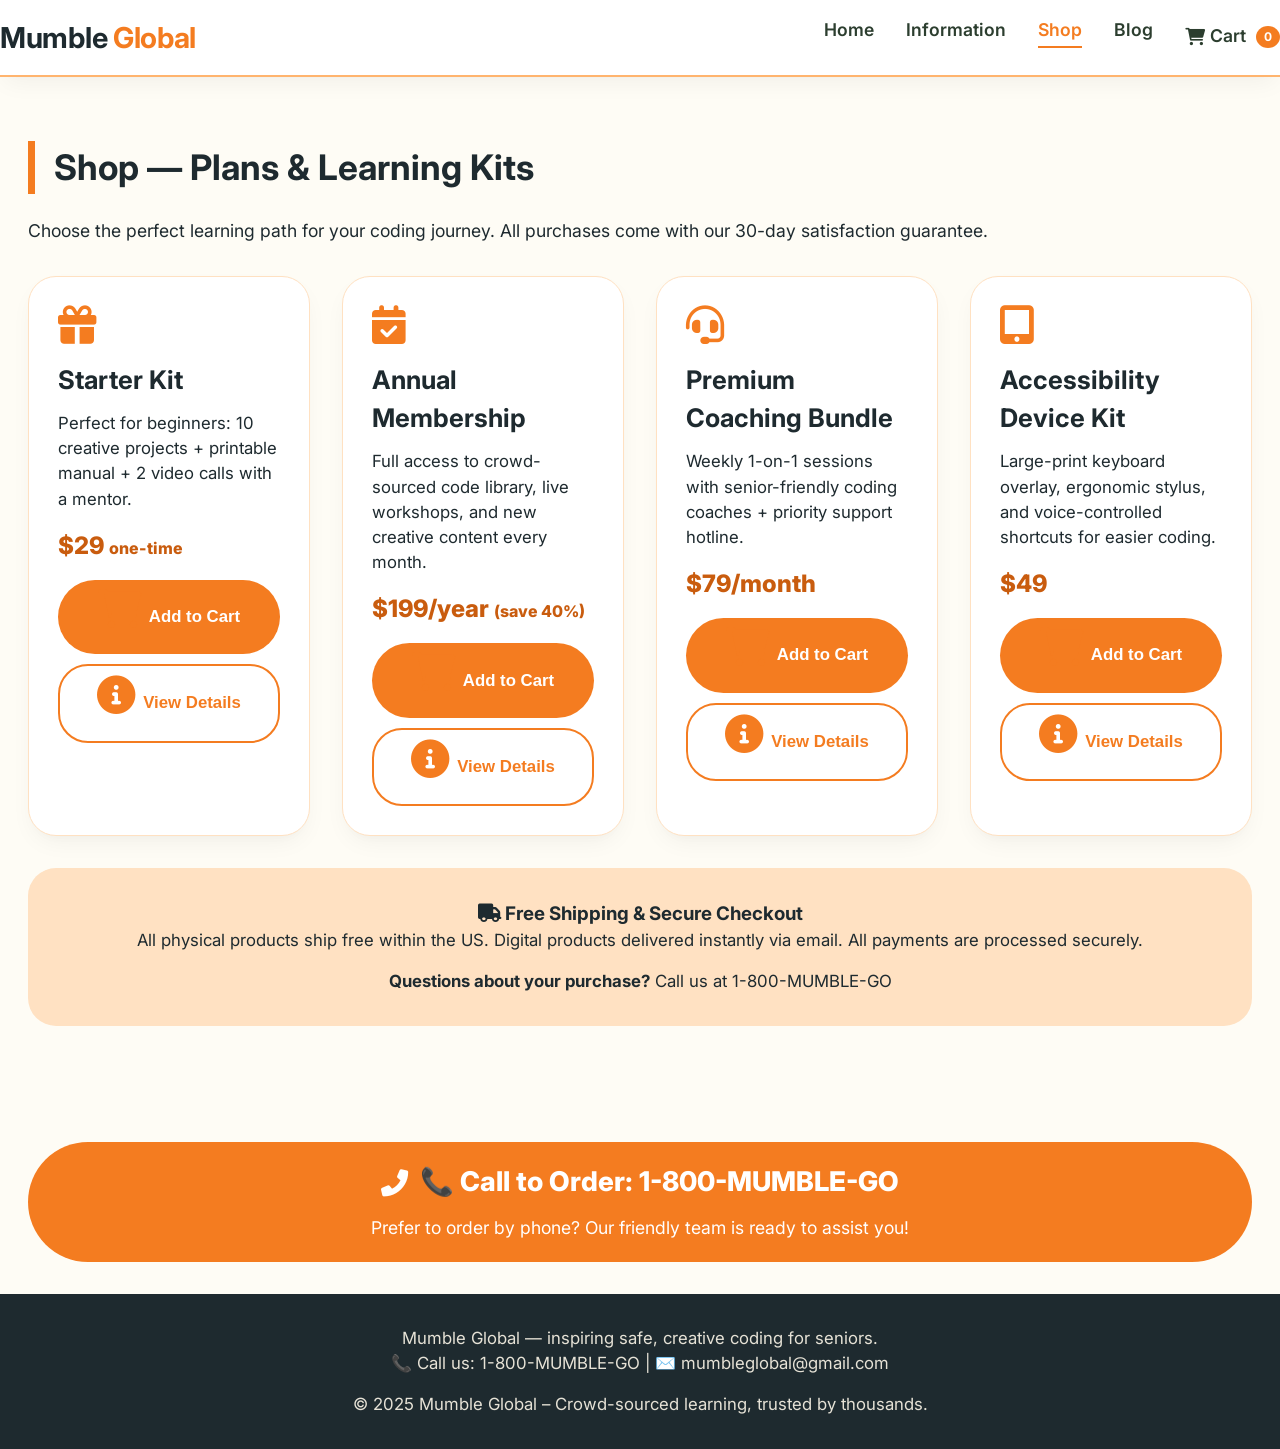
<file: shop.html>
<!DOCTYPE html>
<html lang="en">
<head>
  <meta charset="UTF-8">
  <meta name="viewport" content="width=device-width, initial-scale=1.0, user-scalable=yes">
  <meta name="description" content="Shop Mumble Global products - coding kits, memberships, and accessibility tools for senior learners.">
  <title>Mumble Global | Shop</title>
  <link rel="stylesheet" href="style.css">
  <link href="https://fonts.googleapis.com/css2?family=Inter:opsz,wght@14..32,300;14..32,400;14..32,500;14..32,600;14..32,700&display=swap" rel="stylesheet">
  <link rel="stylesheet" href="https://cdnjs.cloudflare.com/ajax/libs/font-awesome/6.0.0-beta3/css/all.min.css">
  <style>
    /* Additional styles for shop page */
    .cart-notification {
      position: fixed;
      top: 20px;
      right: 20px;
      background: #4caf50;
      color: white;
      padding: 15px 25px;
      border-radius: 50px;
      box-shadow: 0 4px 12px rgba(0,0,0,0.15);
      z-index: 1000;
      display: flex;
      align-items: center;
      gap: 10px;
      animation: slideIn 0.3s ease-out;
      font-weight: 600;
    }
    
    @keyframes slideIn {
      from {
        transform: translateX(100%);
        opacity: 0;
      }
      to {
        transform: translateX(0);
        opacity: 1;
      }
    }
    
    .cart-count {
      background: var(--orange-primary);
      color: white;
      border-radius: 50%;
      padding: 2px 8px;
      font-size: 12px;
      font-weight: bold;
      margin-left: 5px;
    }
    
    .cart-icon-link {
      position: relative;
      display: flex;
      align-items: center;
      gap: 5px;
    }
    
    .btn-add-to-cart {
      background: var(--orange-primary);
      color: white;
      border: none;
      padding: 10px 20px;
      font-weight: 600;
      border-radius: 60px;
      cursor: pointer;
      transition: all 0.2s ease;
      display: inline-flex;
      align-items: center;
      gap: 8px;
      width: 100%;
      justify-content: center;
    }
    
    .btn-add-to-cart:hover {
      background: var(--orange-dark);
      transform: scale(1.02);
    }
    
    .btn-view-cart {
      background: var(--orange-primary);
      color: white;
      border: none;
      padding: 8px 20px;
      font-weight: 600;
      border-radius: 60px;
      cursor: pointer;
      transition: all 0.2s ease;
      display: inline-flex;
      align-items: center;
      gap: 8px;
      text-decoration: none;
      margin-left: 10px;
    }
    
    .btn-view-cart:hover {
      background: var(--orange-dark);
    }
  </style>
</head>
<body>
  <header>
    <div class="container nav-bar">
      <a href="index.html" class="logo">
        <h1>Mumble <span>Global</span></h1>
      </a>
      <ul class="nav-links">
        <li><a href="index.html">Home</a></li>
        <li><a href="information.html">Information</a></li>
        <li><a href="shop.html">Shop</a></li>
        <li><a href="blog.html">Blog</a></li>
        <li>
          <a href="cart.html" class="cart-icon-link">
            <i class="fas fa-shopping-cart"></i> Cart
            <span id="cartCount" class="cart-count">0</span>
          </a>
        </li>
      </ul>
    </div>
  </header>

  <main>
    <div class="container">
      <section>
        <h2 class="section-title">Shop — Plans & Learning Kits</h2>
        <p style="font-size: 1.1rem; margin-bottom: 2rem;">Choose the perfect learning path for your coding journey. All purchases come with our 30-day satisfaction guarantee.</p>
        
        <div class="card-grid">
          <div class="card">
            <i class="fas fa-gift"></i>
            <h3>Starter Kit</h3>
            <p>Perfect for beginners: 10 creative projects + printable manual + 2 video calls with a mentor.</p>
            <div class="price">$29 <span style="font-size: 1rem;">one-time</span></div>
            <button onclick="addToCart('starter')" class="btn-add-to-cart">
              <i class="fas fa-shopping-cart"></i> Add to Cart
            </button>
            <button onclick="goToPage('starter.html')" class="btn-outline" style="margin-top: 10px; width: 100%; justify-content: center;">
              <i class="fas fa-info-circle"></i> View Details
            </button>
          </div>

          <div class="card">
            <i class="fas fa-calendar-check"></i>
            <h3>Annual Membership</h3>
            <p>Full access to crowd-sourced code library, live workshops, and new creative content every month.</p>
            <div class="price">$199/year <span style="font-size: 1rem;">(save 40%)</span></div>
            <button onclick="addToCart('membership')" class="btn-add-to-cart">
              <i class="fas fa-shopping-cart"></i> Add to Cart
            </button>
            <button onclick="goToPage('subscribe.html')" class="btn-outline" style="margin-top: 10px; width: 100%; justify-content: center;">
              <i class="fas fa-info-circle"></i> View Details
            </button>
          </div>

          <div class="card">
            <i class="fas fa-headset"></i>
            <h3>Premium Coaching Bundle</h3>
            <p>Weekly 1-on-1 sessions with senior-friendly coding coaches + priority support hotline.</p>
            <div class="price">$79/month</div>
            <button onclick="addToCart('coaching')" class="btn-add-to-cart">
              <i class="fas fa-shopping-cart"></i> Add to Cart
            </button>
            <button onclick="goToPage('enroll.html')" class="btn-outline" style="margin-top: 10px; width: 100%; justify-content: center;">
              <i class="fas fa-info-circle"></i> View Details
            </button>
          </div>

          <div class="card">
            <i class="fas fa-tablet-alt"></i>
            <h3>Accessibility Device Kit</h3>
            <p>Large-print keyboard overlay, ergonomic stylus, and voice-controlled shortcuts for easier coding.</p>
            <div class="price">$49</div>
            <button onclick="addToCart('accessibility')" class="btn-add-to-cart">
              <i class="fas fa-shopping-cart"></i> Add to Cart
            </button>
            <button onclick="goToPage('accessibility.html')" class="btn-outline" style="margin-top: 10px; width: 100%; justify-content: center;">
              <i class="fas fa-info-circle"></i> View Details
            </button>
          </div>
        </div>
        
        <div id="shopMessage" style="margin-top: 2rem;"></div>
        
        <div style="background: var(--orange-soft); border-radius: 28px; padding: 2rem; margin: 2rem 0; text-align: center;">
          <h3><i class="fas fa-truck"></i> Free Shipping & Secure Checkout</h3>
          <p>All physical products ship free within the US. Digital products delivered instantly via email. All payments are processed securely.</p>
          <p style="margin-top: 1rem;"><strong>Questions about your purchase?</strong> Call us at 1-800-MUMBLE-GO</p>
        </div>
      </section>
      
      <div class="call-cta" style="margin-bottom: 2rem;">
        <a href="tel:+18005551234">
          <i class="fas fa-phone-alt"></i> 📞 Call to Order: 1-800-MUMBLE-GO
        </a>
        <p>Prefer to order by phone? Our friendly team is ready to assist you!</p>
      </div>
    </div>
  </main>

  <footer>
    <div class="container">
      <p> Mumble Global — inspiring safe, creative coding for seniors.<br>
      📞 Call us: 1-800-MUMBLE-GO | ✉️ mumbleglobal@gmail.com</p>
      <p style="margin-top: 1rem;">© 2025 Mumble Global – Crowd-sourced learning, trusted by thousands.</p>
    </div>
  </footer>

  <script>
    // Product catalog with details
    const products = {
      'starter': {
        id: 'starter',
        name: 'Starter Kit',
        price: 29,
        icon: 'fa-gift',
        description: '10 creative projects + printable manual + 2 mentor calls'
      },
      'membership': {
        id: 'membership',
        name: 'Annual Membership',
        price: 199,
        icon: 'fa-calendar-check',
        description: 'Full access to library, workshops, and all courses'
      },
      'coaching': {
        id: 'coaching',
        name: 'Premium Coaching Bundle',
        price: 79,
        icon: 'fa-headset',
        description: 'Weekly 1-on-1 sessions + priority support'
      },
      'accessibility': {
        id: 'accessibility',
        name: 'Accessibility Device Kit',
        price: 49,
        icon: 'fa-tablet-alt',
        description: 'Large-print keyboard overlay + ergonomic stylus'
      }
    };

    // Get cart from localStorage or initialize empty
    let cart = JSON.parse(localStorage.getItem('mumbleCart')) || [];

    // Save cart to localStorage
    function saveCart() {
      localStorage.setItem('mumbleCart', JSON.stringify(cart));
      updateCartCount();
    }

    // Update cart count display
    function updateCartCount() {
      const totalItems = cart.reduce((total, item) => total + item.quantity, 0);
      const cartCountElement = document.getElementById('cartCount');
      if (cartCountElement) {
        cartCountElement.textContent = totalItems;
      }
    }

    // Add item to cart
    function addToCart(productId) {
      const product = products[productId];
      if (!product) {
        console.error('Product not found:', productId);
        return;
      }
      
      const existingItem = cart.find(item => item.id === productId);
      
      if (existingItem) {
        existingItem.quantity += 1;
      } else {
        cart.push({
          id: productId,
          quantity: 1
        });
      }
      
      saveCart();
      showNotification(`${product.name} added to cart!`);
      
      // Update cart count in navigation
      updateCartCount();
    }

    // Show notification when item is added
    function showNotification(message) {
      // Remove any existing notification
      const existingNotification = document.querySelector('.cart-notification');
      if (existingNotification) {
        existingNotification.remove();
      }
      
      // Create new notification
      const notification = document.createElement('div');
      notification.className = 'cart-notification';
      notification.innerHTML = `
        <i class="fas fa-check-circle"></i>
        <span>${message}</span>
        <a href="cart.html" class="btn-view-cart" style="background: white; color: var(--orange-primary);">
          View Cart <i class="fas fa-arrow-right"></i>
        </a>
      `;
      
      document.body.appendChild(notification);
      
      // Auto remove after 3 seconds
      setTimeout(() => {
        notification.remove();
      }, 3000);
    }

    // Go to page function
    function goToPage(url) {
      window.location.href = url;
    }

    // Initialize page
    document.addEventListener('DOMContentLoaded', function() {
      // Update cart count on page load
      updateCartCount();
      
      // Set active navigation link
      const currentPage = window.location.pathname.split('/').pop() || 'shop.html';
      const navLinks = document.querySelectorAll('.nav-links a');
      navLinks.forEach(link => {
        const href = link.getAttribute('href');
        if (href === currentPage) {
          link.classList.add('active');
        }
      });
    });
  </script>
</body>
</html>
</file>
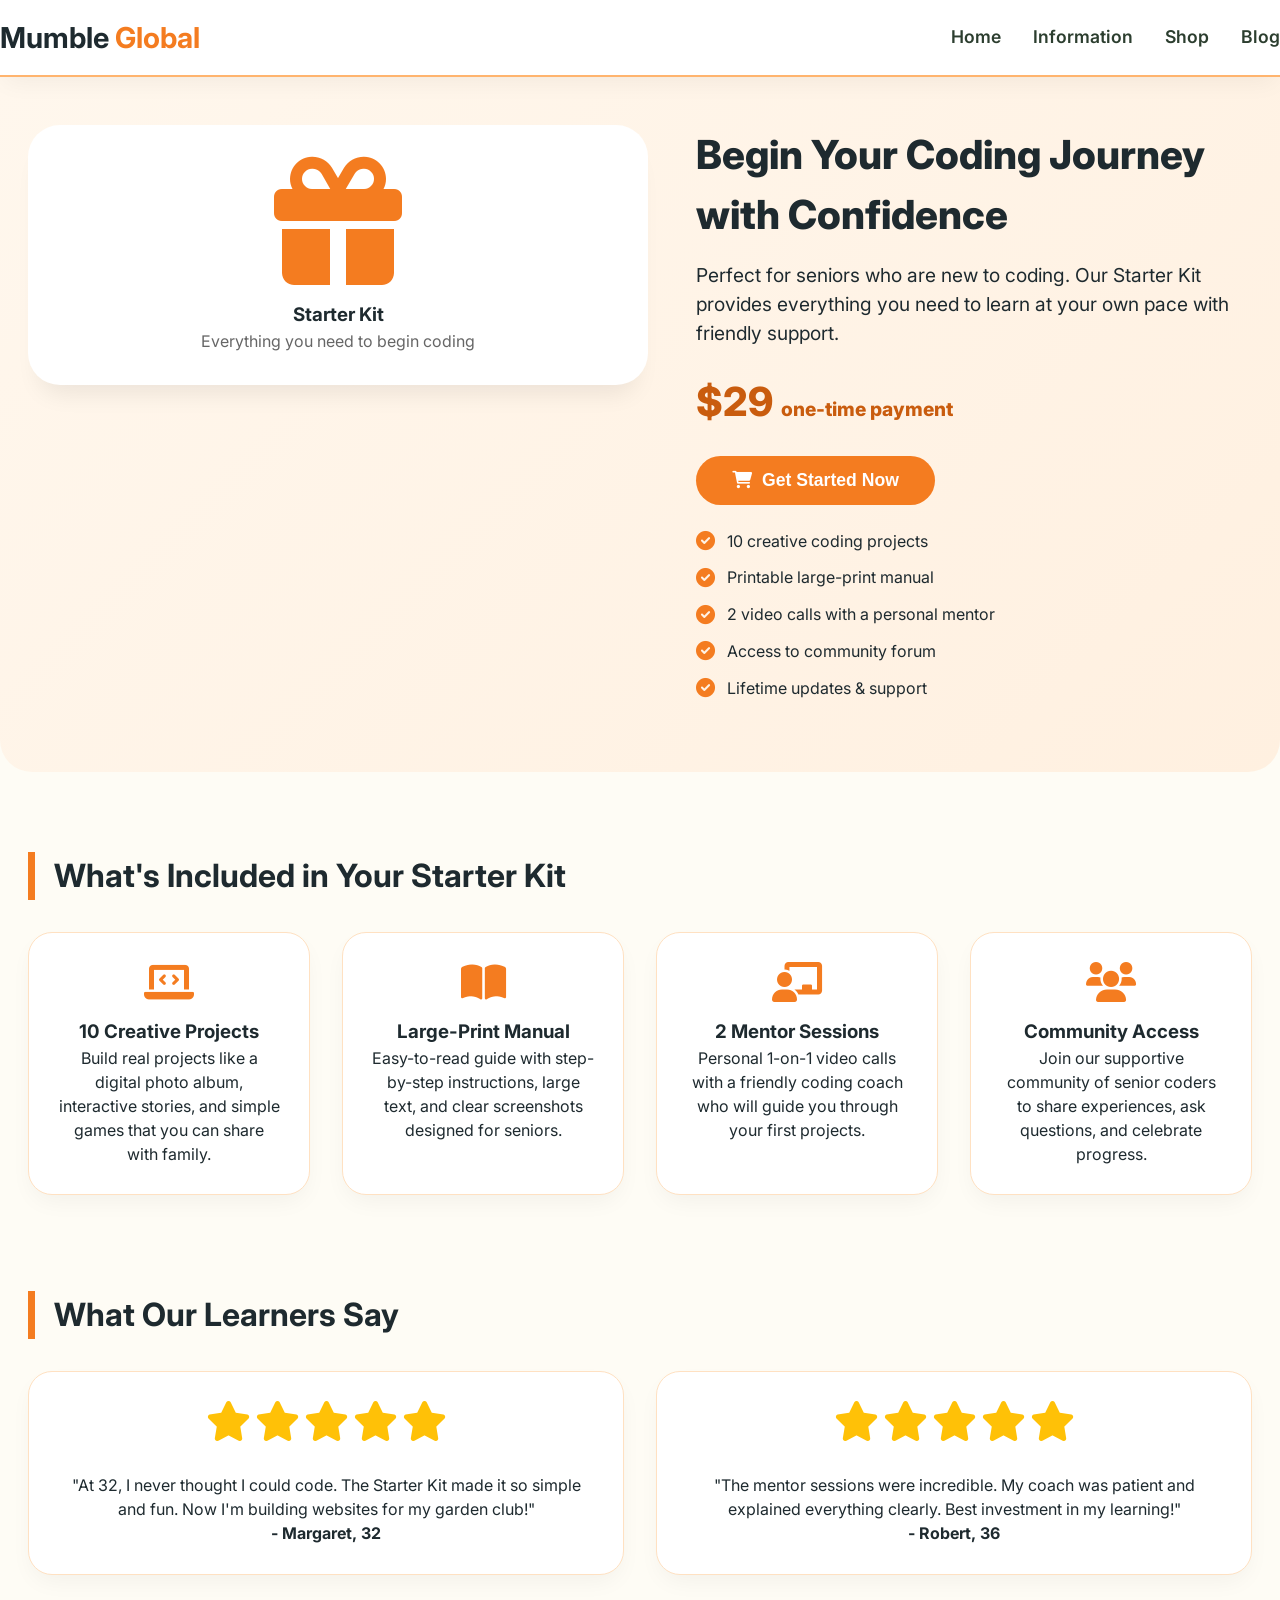
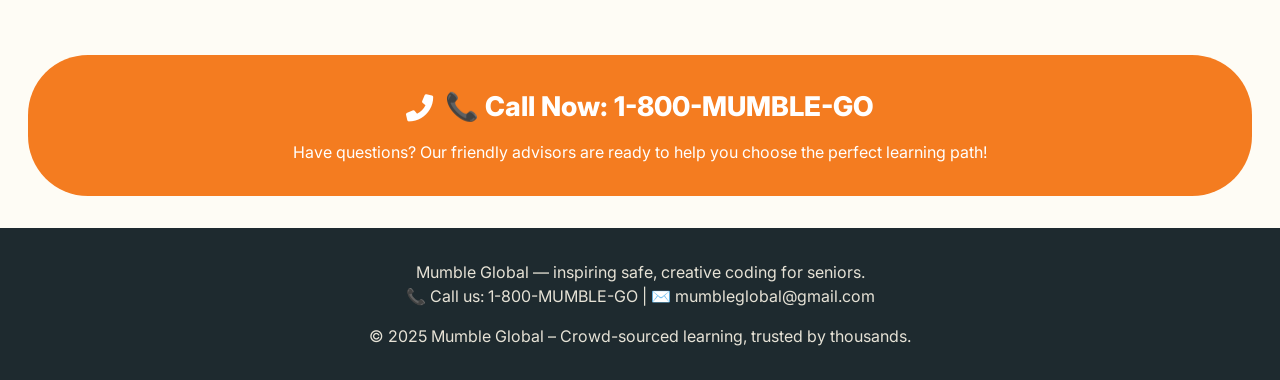
<file: starter.html>
<!DOCTYPE html>
<html lang="en">
<head>
  <meta charset="UTF-8">
  <meta name="viewport" content="width=device-width, initial-scale=1.0, user-scalable=yes">
  <meta name="description" content="Get started with Mumble Global's Starter Kit - perfect for seniors beginning their coding journey.">
  <title>Get Started | Mumble Global Starter Kit</title>
  <link href="https://fonts.googleapis.com/css2?family=Inter:opsz,wght@14..32,300;14..32,400;14..32,500;14..32,600;14..32,700&display=swap" rel="stylesheet">
  <link rel="stylesheet" href="https://cdnjs.cloudflare.com/ajax/libs/font-awesome/6.0.0-beta3/css/all.min.css">
  <style>
    * {
      margin: 0;
      padding: 0;
      box-sizing: border-box;
    }

    body {
      font-family: 'Inter', sans-serif;
      background-color: #fefcf5;
      color: #1e2a2f;
      line-height: 1.5;
    }

    :root {
      --orange-primary: #f47c20;
      --orange-light: #ffb46e;
      --orange-soft: #ffe1c2;
      --orange-dark: #c95c0e;
      --white-pure: #ffffff;
      --gray-mild: #f5f2e8;
      --shadow-sm: 0 10px 25px -5px rgba(0, 0, 0, 0.05);
      --shadow-md: 0 20px 25px -12px rgba(0, 0, 0, 0.08);
    }

    .container {
      max-width: 1280px;
      margin: 0 auto;
      padding: 0 28px;
    }

    header {
      background: var(--white-pure);
      box-shadow: var(--shadow-sm);
      position: sticky;
      top: 0;
      z-index: 100;
      border-bottom: 2px solid var(--orange-light);
    }

    .nav-bar {
      display: flex;
      justify-content: space-between;
      align-items: center;
      padding: 1rem 0;
      flex-wrap: wrap;
    }

    .logo {
      display: flex;
      align-items: center;
      gap: 10px;
      text-decoration: none;
    }

    .logo i {
      font-size: 2rem;
      color: var(--orange-primary);
    }

    .logo h1 {
      font-size: 1.8rem;
      font-weight: 700;
      color: #1e2a2f;
    }

    .logo span {
      color: var(--orange-primary);
    }

    .nav-links {
      display: flex;
      gap: 2rem;
      list-style: none;
      flex-wrap: wrap;
    }

    .nav-links a {
      text-decoration: none;
      font-weight: 600;
      color: #2c3e2f;
      font-size: 1.1rem;
      transition: 0.2s;
      padding: 0.4rem 0;
      border-bottom: 2px solid transparent;
    }

    .nav-links a:hover {
      color: var(--orange-primary);
      border-bottom-color: var(--orange-primary);
    }

    .btn-primary {
      background-color: var(--orange-primary);
      color: white;
      border: none;
      padding: 14px 36px;
      font-size: 1.1rem;
      font-weight: 700;
      border-radius: 60px;
      cursor: pointer;
      transition: all 0.2s ease;
      display: inline-flex;
      align-items: center;
      gap: 10px;
      text-decoration: none;
    }

    .btn-primary:hover {
      background-color: var(--orange-dark);
      transform: scale(1.02);
    }

    .btn-outline {
      background: transparent;
      border: 2px solid var(--orange-primary);
      color: var(--orange-primary);
      padding: 12px 32px;
      font-weight: 600;
      border-radius: 60px;
      transition: 0.2s;
      cursor: pointer;
      display: inline-flex;
      align-items: center;
      gap: 8px;
      text-decoration: none;
    }

    .btn-outline:hover {
      background: var(--orange-soft);
    }

    .product-hero {
      background: linear-gradient(135deg, #fff7ed 0%, #fff0e0 100%);
      padding: 3rem 0;
      border-radius: 0 0 2rem 2rem;
      margin-bottom: 2rem;
    }

    .product-grid {
      display: flex;
      flex-wrap: wrap;
      gap: 3rem;
      align-items: flex-start;
    }

    .product-image {
      flex: 1;
      text-align: center;
      background: var(--white-pure);
      border-radius: 32px;
      padding: 2rem;
      box-shadow: var(--shadow-md);
    }

    .product-image i {
      font-size: 8rem;
      color: var(--orange-primary);
    }

    .product-details {
      flex: 1;
    }

    .product-title {
      font-size: 2.5rem;
      font-weight: 800;
      margin-bottom: 1rem;
      color: #1e2a2f;
    }

    .price-large {
      font-size: 2.5rem;
      font-weight: 800;
      color: var(--orange-dark);
      margin: 1.5rem 0;
    }

    .features-list {
      list-style: none;
      margin: 1.5rem 0;
    }

    .features-list li {
      margin-bottom: 0.8rem;
      display: flex;
      align-items: center;
      gap: 12px;
    }

    .features-list i {
      color: var(--orange-primary);
      font-size: 1.2rem;
    }

    .section {
      padding: 3rem 0;
    }

    .section-title {
      font-size: 2rem;
      font-weight: 700;
      margin-bottom: 2rem;
      border-left: 7px solid var(--orange-primary);
      padding-left: 1.2rem;
    }

    .benefits-grid {
      display: grid;
      grid-template-columns: repeat(auto-fit, minmax(280px, 1fr));
      gap: 2rem;
    }

    .benefit-card {
      background: var(--white-pure);
      border-radius: 24px;
      padding: 1.8rem;
      box-shadow: var(--shadow-sm);
      border: 1px solid var(--orange-soft);
      text-align: center;
    }

    .benefit-card i {
      font-size: 2.5rem;
      color: var(--orange-primary);
      margin-bottom: 1rem;
    }

    .call-cta {
      background: var(--orange-primary);
      color: white;
      border-radius: 60px;
      text-align: center;
      padding: 2rem;
      margin: 2rem 0;
    }

    .call-cta a {
      color: white;
      font-size: 1.7rem;
      font-weight: 800;
      text-decoration: none;
      display: inline-flex;
      align-items: center;
      gap: 12px;
    }

    footer {
      background: #1e2a2f;
      color: #e6e2d6;
      padding: 2rem 0;
      margin-top: 2rem;
      text-align: center;
    }

    @media (max-width: 780px) {
      .nav-bar {
        flex-direction: column;
        gap: 1rem;
      }
      .product-title {
        font-size: 1.8rem;
      }
      .price-large {
        font-size: 2rem;
      }
      .call-cta a {
        font-size: 1.3rem;
      }
    }
  </style>
</head>
<body>
  <header>
    <div class="container nav-bar">
      <a href="index.html" class="logo">
        <h1>Mumble <span>Global</span></h1>
      </a>
      <ul class="nav-links">
        <li><a href="index.html">Home</a></li>
        <li><a href="information.html">Information</a></li>
        <li><a href="shop.html">Shop</a></li>
        <li><a href="blog.html">Blog</a></li>
      </ul>
    </div>
  </header>

  <main>
    <div class="product-hero">
      <div class="container product-grid">
        <div class="product-image">
          <i class="fas fa-gift"></i>
          <h3 style="margin-top: 1rem;">Starter Kit</h3>
          <p style="color: #666;">Everything you need to begin coding</p>
        </div>
        <div class="product-details">
          <h1 class="product-title">Begin Your Coding Journey with Confidence</h1>
          <p style="font-size: 1.2rem; margin: 1rem 0;">Perfect for seniors who are new to coding. Our Starter Kit provides everything you need to learn at your own pace with friendly support.</p>
          <div class="price-large">$29 <span style="font-size: 1.2rem;">one-time payment</span></div>
          <button onclick="window.location.href='checkout.html?product=starter'" class="btn-primary">
            <i class="fas fa-shopping-cart"></i> Get Started Now
          </button>
          <ul class="features-list">
            <li><i class="fas fa-check-circle"></i> 10 creative coding projects</li>
            <li><i class="fas fa-check-circle"></i> Printable large-print manual</li>
            <li><i class="fas fa-check-circle"></i> 2 video calls with a personal mentor</li>
            <li><i class="fas fa-check-circle"></i> Access to community forum</li>
            <li><i class="fas fa-check-circle"></i> Lifetime updates & support</li>
          </ul>
        </div>
      </div>
    </div>

    <div class="container">
      <div class="section">
        <h2 class="section-title">What's Included in Your Starter Kit</h2>
        <div class="benefits-grid">
          <div class="benefit-card">
            <i class="fas fa-laptop-code"></i>
            <h3>10 Creative Projects</h3>
            <p>Build real projects like a digital photo album, interactive stories, and simple games that you can share with family.</p>
          </div>
          <div class="benefit-card">
            <i class="fas fa-book-open"></i>
            <h3>Large-Print Manual</h3>
            <p>Easy-to-read guide with step-by-step instructions, large text, and clear screenshots designed for seniors.</p>
          </div>
          <div class="benefit-card">
            <i class="fas fa-chalkboard-user"></i>
            <h3>2 Mentor Sessions</h3>
            <p>Personal 1-on-1 video calls with a friendly coding coach who will guide you through your first projects.</p>
          </div>
          <div class="benefit-card">
            <i class="fas fa-users"></i>
            <h3>Community Access</h3>
            <p>Join our supportive community of senior coders to share experiences, ask questions, and celebrate progress.</p>
          </div>
        </div>
      </div>

      <div class="section">
        <h2 class="section-title">What Our Learners Say</h2>
        <div class="benefits-grid">
          <div class="benefit-card">
            <i class="fas fa-star" style="color: #ffc107;"></i>
            <i class="fas fa-star" style="color: #ffc107;"></i>
            <i class="fas fa-star" style="color: #ffc107;"></i>
            <i class="fas fa-star" style="color: #ffc107;"></i>
            <i class="fas fa-star" style="color: #ffc107;"></i>
            <p style="margin-top: 1rem;">"At 32, I never thought I could code. The Starter Kit made it so simple and fun. Now I'm building websites for my garden club!"</p>
            <strong>- Margaret, 32</strong>
          </div>
          <div class="benefit-card">
            <i class="fas fa-star" style="color: #ffc107;"></i>
            <i class="fas fa-star" style="color: #ffc107;"></i>
            <i class="fas fa-star" style="color: #ffc107;"></i>
            <i class="fas fa-star" style="color: #ffc107;"></i>
            <i class="fas fa-star" style="color: #ffc107;"></i>
            <p style="margin-top: 1rem;">"The mentor sessions were incredible. My coach was patient and explained everything clearly. Best investment in my learning!"</p>
            <strong>- Robert, 36</strong>
          </div>
        </div>
      </div>

      <div class="call-cta">
        <a href="tel:+18005551234">
          <i class="fas fa-phone-alt"></i> 📞 Call Now: 1-800-MUMBLE-GO
        </a>
        <p style="margin-top: 12px;">Have questions? Our friendly advisors are ready to help you choose the perfect learning path!</p>
      </div>
    </div>
  </main>

  <footer>
    <div class="container">
      <p> Mumble Global — inspiring safe, creative coding for seniors.<br>
      📞 Call us: 1-800-MUMBLE-GO | ✉️ mumbleglobal@gmail.com</p>
      <p style="margin-top: 1rem;">© 2025 Mumble Global – Crowd-sourced learning, trusted by thousands.</p>
    </div>
  </footer>

  <script>
    // Simple redirect function for checkout
    function goToCheckout() {
      window.location.href = 'checkout.html?product=starter';
    }
  </script>
</body>
</html>
</file>
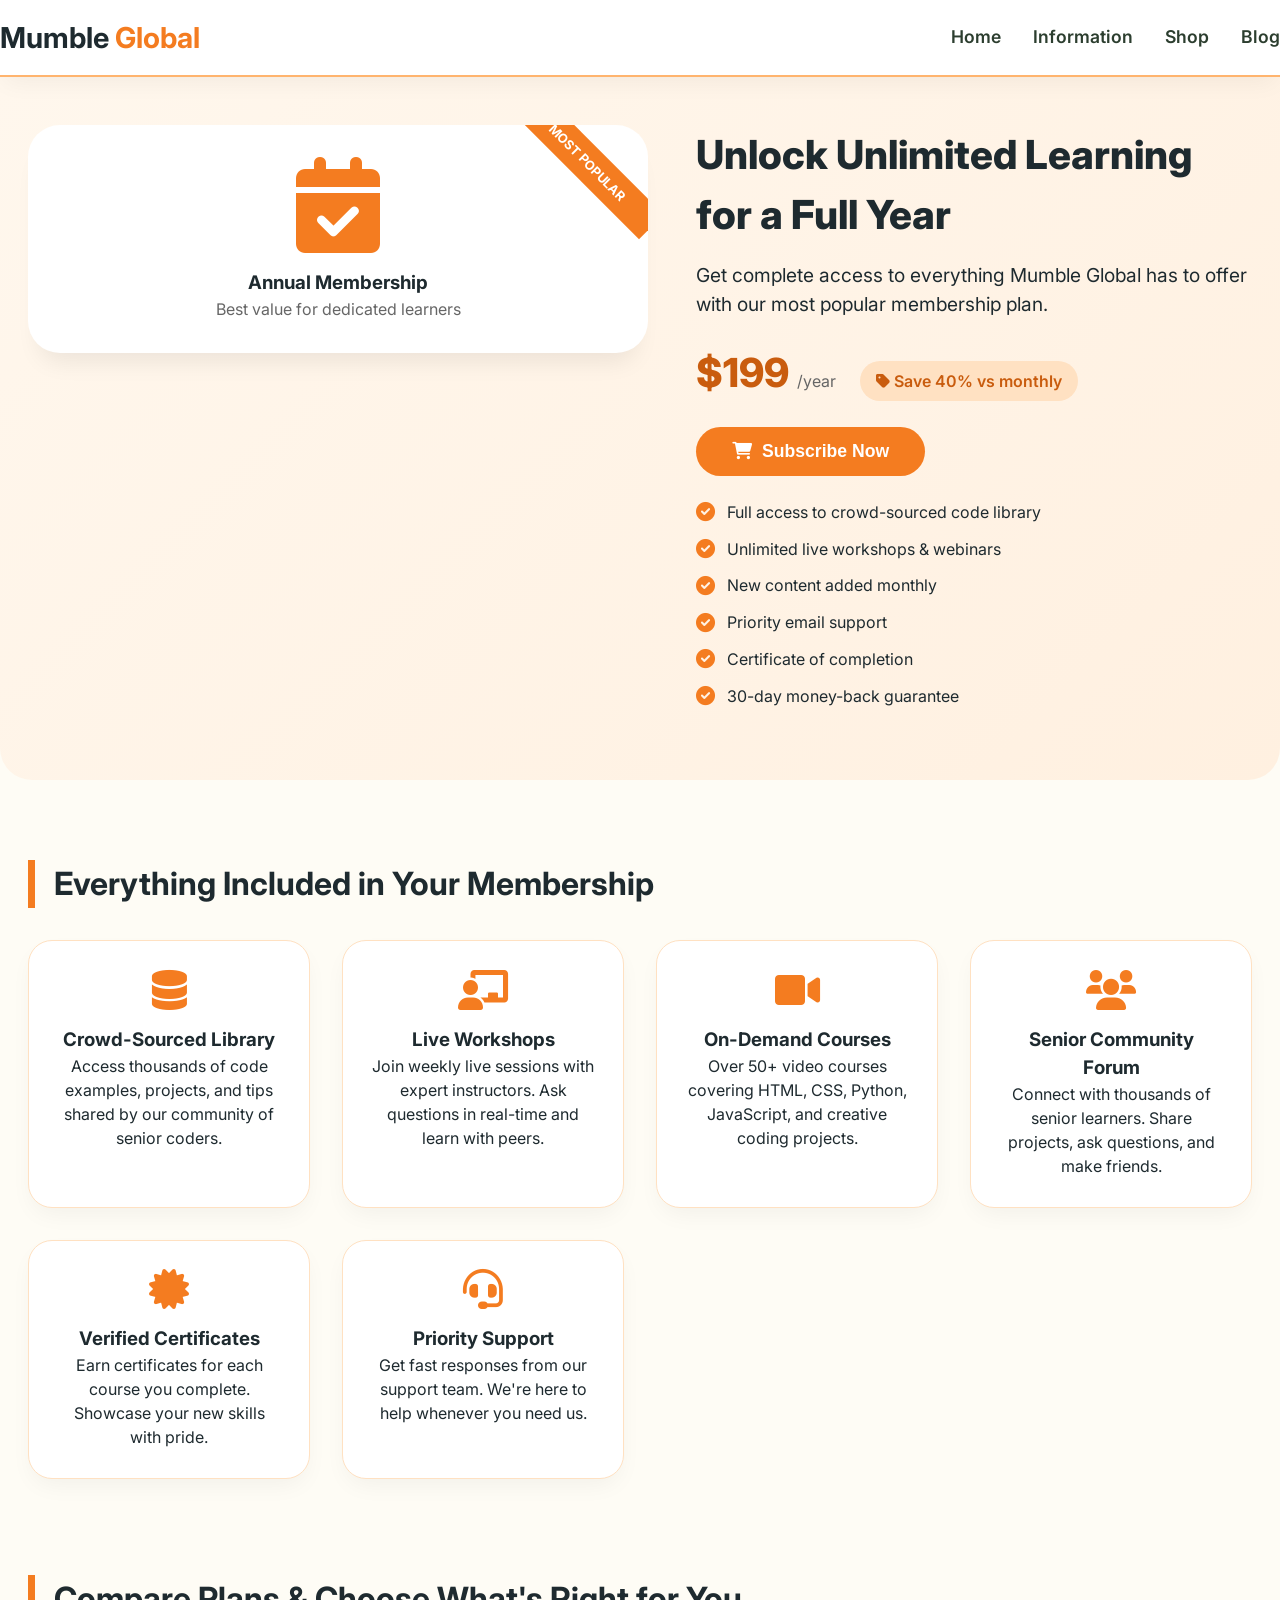
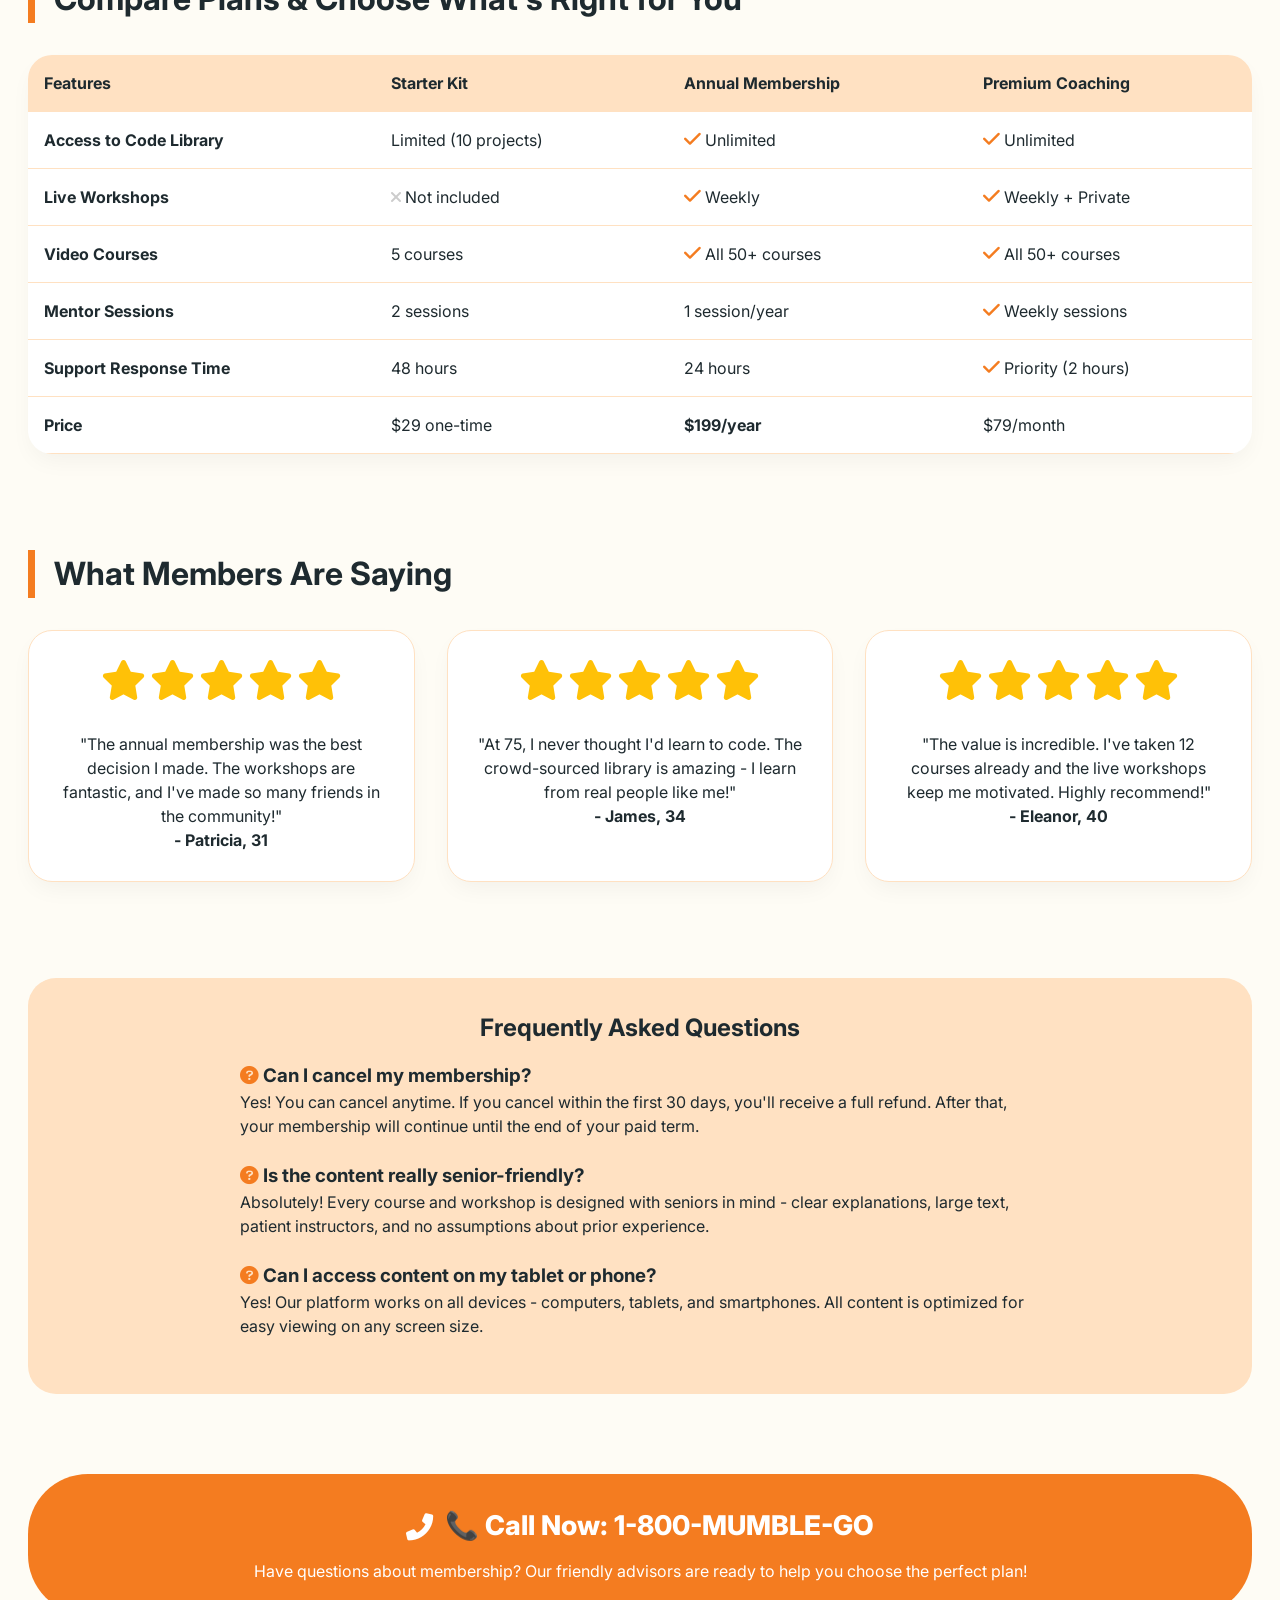
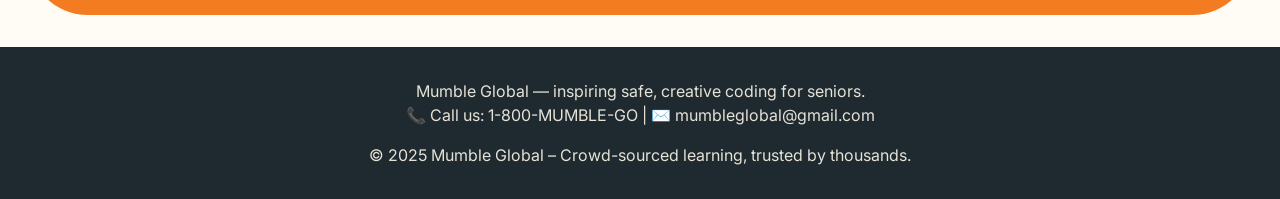
<file: subscribe.html>
<!DOCTYPE html>
<html lang="en">
<head>
  <meta charset="UTF-8">
  <meta name="viewport" content="width=device-width, initial-scale=1.0, user-scalable=yes">
  <meta name="description" content="Subscribe to Mumble Global Annual Membership - Full access to crowd-sourced code library, live workshops, and premium content for senior learners.">
  <title>Subscribe Now | Mumble Global Annual Membership</title>
  <link href="https://fonts.googleapis.com/css2?family=Inter:opsz,wght@14..32,300;14..32,400;14..32,500;14..32,600;14..32,700&display=swap" rel="stylesheet">
  <link rel="stylesheet" href="https://cdnjs.cloudflare.com/ajax/libs/font-awesome/6.0.0-beta3/css/all.min.css">
  <style>
    * {
      margin: 0;
      padding: 0;
      box-sizing: border-box;
    }

    body {
      font-family: 'Inter', sans-serif;
      background-color: #fefcf5;
      color: #1e2a2f;
      line-height: 1.5;
    }

    :root {
      --orange-primary: #f47c20;
      --orange-light: #ffb46e;
      --orange-soft: #ffe1c2;
      --orange-dark: #c95c0e;
      --white-pure: #ffffff;
      --gray-mild: #f5f2e8;
      --shadow-sm: 0 10px 25px -5px rgba(0, 0, 0, 0.05);
      --shadow-md: 0 20px 25px -12px rgba(0, 0, 0, 0.08);
    }

    .container {
      max-width: 1280px;
      margin: 0 auto;
      padding: 0 28px;
    }

    header {
      background: var(--white-pure);
      box-shadow: var(--shadow-sm);
      position: sticky;
      top: 0;
      z-index: 100;
      border-bottom: 2px solid var(--orange-light);
    }

    .nav-bar {
      display: flex;
      justify-content: space-between;
      align-items: center;
      padding: 1rem 0;
      flex-wrap: wrap;
    }

    .logo {
      display: flex;
      align-items: center;
      gap: 10px;
      text-decoration: none;
    }

    .logo i {
      font-size: 2rem;
      color: var(--orange-primary);
    }

    .logo h1 {
      font-size: 1.8rem;
      font-weight: 700;
      color: #1e2a2f;
    }

    .logo span {
      color: var(--orange-primary);
    }

    .nav-links {
      display: flex;
      gap: 2rem;
      list-style: none;
      flex-wrap: wrap;
    }

    .nav-links a {
      text-decoration: none;
      font-weight: 600;
      color: #2c3e2f;
      font-size: 1.1rem;
      transition: 0.2s;
      padding: 0.4rem 0;
      border-bottom: 2px solid transparent;
    }

    .nav-links a:hover {
      color: var(--orange-primary);
      border-bottom-color: var(--orange-primary);
    }

    .btn-primary {
      background-color: var(--orange-primary);
      color: white;
      border: none;
      padding: 14px 36px;
      font-size: 1.1rem;
      font-weight: 700;
      border-radius: 60px;
      cursor: pointer;
      transition: all 0.2s ease;
      display: inline-flex;
      align-items: center;
      gap: 10px;
      text-decoration: none;
    }

    .btn-primary:hover {
      background-color: var(--orange-dark);
      transform: scale(1.02);
    }

    .btn-outline {
      background: transparent;
      border: 2px solid var(--orange-primary);
      color: var(--orange-primary);
      padding: 12px 32px;
      font-weight: 600;
      border-radius: 60px;
      transition: 0.2s;
      cursor: pointer;
      display: inline-flex;
      align-items: center;
      gap: 8px;
      text-decoration: none;
    }

    .btn-outline:hover {
      background: var(--orange-soft);
    }

    .membership-hero {
      background: linear-gradient(135deg, #fff7ed 0%, #fff0e0 100%);
      padding: 3rem 0;
      border-radius: 0 0 2rem 2rem;
      margin-bottom: 2rem;
    }

    .membership-grid {
      display: flex;
      flex-wrap: wrap;
      gap: 3rem;
      align-items: flex-start;
    }

    .membership-badge {
      flex: 1;
      text-align: center;
      background: var(--white-pure);
      border-radius: 32px;
      padding: 2rem;
      box-shadow: var(--shadow-md);
      position: relative;
      overflow: hidden;
    }

    .popular-tag {
      position: absolute;
      top: 20px;
      right: -30px;
      background: var(--orange-primary);
      color: white;
      padding: 8px 40px;
      transform: rotate(45deg);
      font-size: 0.8rem;
      font-weight: bold;
    }

    .membership-badge i {
      font-size: 6rem;
      color: var(--orange-primary);
    }

    .membership-details {
      flex: 1;
    }

    .membership-title {
      font-size: 2.5rem;
      font-weight: 800;
      margin-bottom: 1rem;
      color: #1e2a2f;
    }

    .price-large {
      font-size: 2.5rem;
      font-weight: 800;
      color: var(--orange-dark);
      margin: 1.5rem 0;
    }

    .price-small {
      font-size: 1rem;
      font-weight: normal;
      color: #666;
    }

    .savings-badge {
      background: var(--orange-soft);
      color: var(--orange-dark);
      padding: 8px 16px;
      border-radius: 40px;
      font-weight: 600;
      display: inline-block;
      margin-left: 1rem;
      font-size: 1rem;
    }

    .features-list {
      list-style: none;
      margin: 1.5rem 0;
    }

    .features-list li {
      margin-bottom: 0.8rem;
      display: flex;
      align-items: center;
      gap: 12px;
    }

    .features-list i {
      color: var(--orange-primary);
      font-size: 1.2rem;
    }

    .section {
      padding: 3rem 0;
    }

    .section-title {
      font-size: 2rem;
      font-weight: 700;
      margin-bottom: 2rem;
      border-left: 7px solid var(--orange-primary);
      padding-left: 1.2rem;
    }

    .benefits-grid {
      display: grid;
      grid-template-columns: repeat(auto-fit, minmax(280px, 1fr));
      gap: 2rem;
    }

    .benefit-card {
      background: var(--white-pure);
      border-radius: 24px;
      padding: 1.8rem;
      box-shadow: var(--shadow-sm);
      border: 1px solid var(--orange-soft);
      text-align: center;
      transition: transform 0.3s ease;
    }

    .benefit-card:hover {
      transform: translateY(-5px);
      box-shadow: var(--shadow-md);
    }

    .benefit-card i {
      font-size: 2.5rem;
      color: var(--orange-primary);
      margin-bottom: 1rem;
    }

    .comparison-table {
      width: 100%;
      border-collapse: collapse;
      background: var(--white-pure);
      border-radius: 24px;
      overflow: hidden;
      box-shadow: var(--shadow-sm);
    }

    .comparison-table th,
    .comparison-table td {
      padding: 1rem;
      text-align: left;
      border-bottom: 1px solid var(--orange-soft);
    }

    .comparison-table th {
      background: var(--orange-soft);
      color: #1e2a2f;
      font-weight: 700;
    }

    .comparison-table tr:hover {
      background: var(--gray-mild);
    }

    .check-icon {
      color: var(--orange-primary);
      font-size: 1.2rem;
    }

    .call-cta {
      background: var(--orange-primary);
      color: white;
      border-radius: 60px;
      text-align: center;
      padding: 2rem;
      margin: 2rem 0;
    }

    .call-cta a {
      color: white;
      font-size: 1.7rem;
      font-weight: 800;
      text-decoration: none;
      display: inline-flex;
      align-items: center;
      gap: 12px;
    }

    footer {
      background: #1e2a2f;
      color: #e6e2d6;
      padding: 2rem 0;
      margin-top: 2rem;
      text-align: center;
    }

    @media (max-width: 780px) {
      .nav-bar {
        flex-direction: column;
        gap: 1rem;
      }
      .membership-title {
        font-size: 1.8rem;
      }
      .price-large {
        font-size: 2rem;
      }
      .call-cta a {
        font-size: 1.3rem;
      }
      .comparison-table {
        font-size: 0.9rem;
      }
    }
  </style>
</head>
<body>
  <header>
    <div class="container nav-bar">
      <a href="index.html" class="logo">
        <h1>Mumble <span>Global</span></h1>
      </a>
      <ul class="nav-links">
        <li><a href="index.html">Home</a></li>
        <li><a href="information.html">Information</a></li>
        <li><a href="shop.html">Shop</a></li>
        <li><a href="blog.html">Blog</a></li>
      </ul>
    </div>
  </header>

  <main>
    <div class="membership-hero">
      <div class="container membership-grid">
        <div class="membership-badge">
          <div class="popular-tag">MOST POPULAR</div>
          <i class="fas fa-calendar-check"></i>
          <h3 style="margin-top: 1rem;">Annual Membership</h3>
          <p style="color: #666;">Best value for dedicated learners</p>
        </div>
        <div class="membership-details">
          <h1 class="membership-title">Unlock Unlimited Learning for a Full Year</h1>
          <p style="font-size: 1.2rem; margin: 1rem 0;">Get complete access to everything Mumble Global has to offer with our most popular membership plan.</p>
          <div class="price-large">
            $199 <span class="price-small">/year</span>
            <span class="savings-badge"><i class="fas fa-tag"></i> Save 40% vs monthly</span>
          </div>
          <button onclick="window.location.href='checkout.html?product=membership'" class="btn-primary">
            <i class="fas fa-shopping-cart"></i> Subscribe Now
          </button>
          <ul class="features-list">
            <li><i class="fas fa-check-circle"></i> Full access to crowd-sourced code library</li>
            <li><i class="fas fa-check-circle"></i> Unlimited live workshops & webinars</li>
            <li><i class="fas fa-check-circle"></i> New content added monthly</li>
            <li><i class="fas fa-check-circle"></i> Priority email support</li>
            <li><i class="fas fa-check-circle"></i> Certificate of completion</li>
            <li><i class="fas fa-check-circle"></i> 30-day money-back guarantee</li>
          </ul>
        </div>
      </div>
    </div>

    <div class="container">
      <div class="section">
        <h2 class="section-title">Everything Included in Your Membership</h2>
        <div class="benefits-grid">
          <div class="benefit-card">
            <i class="fas fa-database"></i>
            <h3>Crowd-Sourced Library</h3>
            <p>Access thousands of code examples, projects, and tips shared by our community of senior coders.</p>
          </div>
          <div class="benefit-card">
            <i class="fas fa-chalkboard-user"></i>
            <h3>Live Workshops</h3>
            <p>Join weekly live sessions with expert instructors. Ask questions in real-time and learn with peers.</p>
          </div>
          <div class="benefit-card">
            <i class="fas fa-video"></i>
            <h3>On-Demand Courses</h3>
            <p>Over 50+ video courses covering HTML, CSS, Python, JavaScript, and creative coding projects.</p>
          </div>
          <div class="benefit-card">
            <i class="fas fa-users"></i>
            <h3>Senior Community Forum</h3>
            <p>Connect with thousands of senior learners. Share projects, ask questions, and make friends.</p>
          </div>
          <div class="benefit-card">
            <i class="fas fa-certificate"></i>
            <h3>Verified Certificates</h3>
            <p>Earn certificates for each course you complete. Showcase your new skills with pride.</p>
          </div>
          <div class="benefit-card">
            <i class="fas fa-headset"></i>
            <h3>Priority Support</h3>
            <p>Get fast responses from our support team. We're here to help whenever you need us.</p>
          </div>
        </div>
      </div>

      <div class="section">
        <h2 class="section-title">Compare Plans & Choose What's Right for You</h2>
        <table class="comparison-table">
          <thead>
            <tr>
              <th>Features</th>
              <th>Starter Kit</th>
              <th>Annual Membership</th>
              <th>Premium Coaching</th>
            </tr>
          </thead>
          <tbody>
            <tr>
              <td><strong>Access to Code Library</strong></td>
              <td>Limited (10 projects)</td>
              <td><i class="fas fa-check check-icon"></i> Unlimited</td>
              <td><i class="fas fa-check check-icon"></i> Unlimited</td>
            </tr>
            <tr>
              <td><strong>Live Workshops</strong></td>
              <td><i class="fas fa-times" style="color: #ccc;"></i> Not included</td>
              <td><i class="fas fa-check check-icon"></i> Weekly</td>
              <td><i class="fas fa-check check-icon"></i> Weekly + Private</td>
            </tr>
            <tr>
              <td><strong>Video Courses</strong></td>
              <td>5 courses</td>
              <td><i class="fas fa-check check-icon"></i> All 50+ courses</td>
              <td><i class="fas fa-check check-icon"></i> All 50+ courses</td>
            </tr>
            <tr>
              <td><strong>Mentor Sessions</strong></td>
              <td>2 sessions</td>
              <td>1 session/year</td>
              <td><i class="fas fa-check check-icon"></i> Weekly sessions</td>
            </tr>
            <tr>
              <td><strong>Support Response Time</strong></td>
              <td>48 hours</td>
              <td>24 hours</td>
              <td><i class="fas fa-check check-icon"></i> Priority (2 hours)</td>
            </tr>
            <tr>
              <td><strong>Price</strong></td>
              <td>$29 one-time</td>
              <td><strong>$199/year</strong></td>
              <td>$79/month</td>
            </tr>
          </tbody>
        </table>
      </div>

      <div class="section">
        <h2 class="section-title">What Members Are Saying</h2>
        <div class="benefits-grid">
          <div class="benefit-card">
            <i class="fas fa-star" style="color: #ffc107;"></i>
            <i class="fas fa-star" style="color: #ffc107;"></i>
            <i class="fas fa-star" style="color: #ffc107;"></i>
            <i class="fas fa-star" style="color: #ffc107;"></i>
            <i class="fas fa-star" style="color: #ffc107;"></i>
            <p style="margin-top: 1rem;">"The annual membership was the best decision I made. The workshops are fantastic, and I've made so many friends in the community!"</p>
            <strong>- Patricia, 31</strong>
          </div>
          <div class="benefit-card">
            <i class="fas fa-star" style="color: #ffc107;"></i>
            <i class="fas fa-star" style="color: #ffc107;"></i>
            <i class="fas fa-star" style="color: #ffc107;"></i>
            <i class="fas fa-star" style="color: #ffc107;"></i>
            <i class="fas fa-star" style="color: #ffc107;"></i>
            <p style="margin-top: 1rem;">"At 75, I never thought I'd learn to code. The crowd-sourced library is amazing - I learn from real people like me!"</p>
            <strong>- James, 34</strong>
          </div>
          <div class="benefit-card">
            <i class="fas fa-star" style="color: #ffc107;"></i>
            <i class="fas fa-star" style="color: #ffc107;"></i>
            <i class="fas fa-star" style="color: #ffc107;"></i>
            <i class="fas fa-star" style="color: #ffc107;"></i>
            <i class="fas fa-star" style="color: #ffc107;"></i>
            <p style="margin-top: 1rem;">"The value is incredible. I've taken 12 courses already and the live workshops keep me motivated. Highly recommend!"</p>
            <strong>- Eleanor, 40</strong>
          </div>
        </div>
      </div>

      <div class="section">
        <div style="background: var(--orange-soft); border-radius: 28px; padding: 2rem; text-align: center;">
          <h2 style="margin-bottom: 1rem;">Frequently Asked Questions</h2>
          
          <div style="text-align: left; max-width: 800px; margin: 0 auto;">
            <div style="margin-bottom: 1.5rem;">
              <h3><i class="fas fa-question-circle" style="color: var(--orange-primary);"></i> Can I cancel my membership?</h3>
              <p>Yes! You can cancel anytime. If you cancel within the first 30 days, you'll receive a full refund. After that, your membership will continue until the end of your paid term.</p>
            </div>
            <div style="margin-bottom: 1.5rem;">
              <h3><i class="fas fa-question-circle" style="color: var(--orange-primary);"></i> Is the content really senior-friendly?</h3>
              <p>Absolutely! Every course and workshop is designed with seniors in mind - clear explanations, large text, patient instructors, and no assumptions about prior experience.</p>
            </div>
            <div style="margin-bottom: 1.5rem;">
              <h3><i class="fas fa-question-circle" style="color: var(--orange-primary);"></i> Can I access content on my tablet or phone?</h3>
              <p>Yes! Our platform works on all devices - computers, tablets, and smartphones. All content is optimized for easy viewing on any screen size.</p>
            </div>
          </div>
        </div>
      </div>

      <div class="call-cta">
        <a href="tel:+18005551234">
          <i class="fas fa-phone-alt"></i> 📞 Call Now: 1-800-MUMBLE-GO
        </a>
        <p style="margin-top: 12px;">Have questions about membership? Our friendly advisors are ready to help you choose the perfect plan!</p>
      </div>
    </div>
  </main>

  <footer>
    <div class="container">
      <p> Mumble Global — inspiring safe, creative coding for seniors.<br>
      📞 Call us: 1-800-MUMBLE-GO | ✉️ mumbleglobal@gmail.com</p>
      <p style="margin-top: 1rem;">© 2025 Mumble Global – Crowd-sourced learning, trusted by thousands.</p>
    </div>
  </footer>

  <script>
    // Simple redirect function for checkout
    function goToCheckout() {
      window.location.href = 'checkout.html?product=membership';
    }
  </script>
</body>
</html>
</file>
<file: style.css>
/* style.css - Mumble Global Main Stylesheet */

* {
  margin: 0;
  padding: 0;
  box-sizing: border-box;
}

body {
  font-family: 'Inter', -apple-system, BlinkMacSystemFont, 'Segoe UI', Roboto, sans-serif;
  background-color: #fefcf5;
  color: #1e2a2f;
  line-height: 1.5;
  scroll-behavior: smooth;
}

/* Accessibility focus outlines */
:focus {
  outline: 3px solid #ff9f4a;
  outline-offset: 2px;
}

/* Brand Color Variables */
:root {
  --orange-primary: #f47c20;
  --orange-light: #ffb46e;
  --orange-soft: #ffe1c2;
  --orange-dark: #c95c0e;
  --gray-deep: #2c3e2f;
  --white-pure: #ffffff;
  --gray-mild: #f5f2e8;
  --shadow-sm: 0 10px 25px -5px rgba(0, 0, 0, 0.05), 0 8px 10px -6px rgba(0, 0, 0, 0.02);
  --shadow-md: 0 20px 25px -12px rgba(0, 0, 0, 0.08);
}

.container {
  max-width: 1280px;
  margin: 0 auto;
  padding: 0 28px;
}

/* Header & Navigation */
header {
  background: var(--white-pure);
  box-shadow: var(--shadow-sm);
  position: sticky;
  top: 0;
  z-index: 100;
  border-bottom: 2px solid var(--orange-light);
}

.nav-bar {
  display: flex;
  justify-content: space-between;
  align-items: center;
  padding: 1rem 0;
  flex-wrap: wrap;
}

.logo {
  display: flex;
  align-items: center;
  gap: 10px;
  text-decoration: none;
}

.logo i {
  font-size: 2rem;
  color: var(--orange-primary);
}

.logo h1 {
  font-size: 1.8rem;
  font-weight: 700;
  color: #1e2a2f;
  letter-spacing: -0.3px;
}

.logo span {
  color: var(--orange-primary);
}

.nav-links {
  display: flex;
  gap: 2rem;
  list-style: none;
  flex-wrap: wrap;
}

.nav-links a {
  text-decoration: none;
  font-weight: 600;
  color: #2c3e2f;
  font-size: 1.1rem;
  transition: 0.2s;
  padding: 0.4rem 0;
  border-bottom: 2px solid transparent;
}

.nav-links a:hover,
.nav-links a.active {
  color: var(--orange-primary);
  border-bottom-color: var(--orange-primary);
}

/* Buttons */
.btn-primary {
  background-color: var(--orange-primary);
  color: white;
  border: none;
  padding: 12px 32px;
  font-size: 1.1rem;
  font-weight: 700;
  border-radius: 60px;
  cursor: pointer;
  transition: all 0.2s ease;
  display: inline-flex;
  align-items: center;
  gap: 10px;
  box-shadow: 0 2px 6px rgba(244, 124, 32, 0.3);
  text-decoration: none;
}

.btn-primary:hover {
  background-color: var(--orange-dark);
  transform: scale(1.02);
  box-shadow: 0 8px 20px rgba(244, 124, 32, 0.3);
}

.btn-outline {
  background: transparent;
  border: 2px solid var(--orange-primary);
  color: var(--orange-primary);
  padding: 10px 28px;
  font-weight: 600;
  border-radius: 60px;
  transition: 0.2s;
  cursor: pointer;
  display: inline-flex;
  align-items: center;
  gap: 8px;
  text-decoration: none;
}

.btn-outline:hover {
  background: var(--orange-soft);
}

/* Sections */
section {
  padding: 4rem 0;
}

.section-title {
  font-size: 2.2rem;
  font-weight: 700;
  margin-bottom: 1.5rem;
  color: #1e2a2f;
  border-left: 7px solid var(--orange-primary);
  padding-left: 1.2rem;
}

/* Hero Section */
.hero {
  background: linear-gradient(135deg, #fff7ed 0%, #fff0e0 100%);
  border-radius: 0 0 2rem 2rem;
}

.hero-grid {
  display: flex;
  flex-wrap: wrap;
  align-items: center;
  gap: 2.5rem;
}

.hero-content {
  flex: 1;
}

.hero-content h2 {
  font-size: 3rem;
  font-weight: 800;
  line-height: 1.2;
  margin-bottom: 1.2rem;
}

.hero-highlight {
  color: var(--orange-primary);
  background: rgba(244, 124, 32, 0.1);
  padding: 0 0.2rem;
}

.hero-badge {
  background: var(--orange-soft);
  display: inline-block;
  padding: 0.3rem 1rem;
  border-radius: 40px;
  font-size: 0.9rem;
  font-weight: 600;
  margin-bottom: 1rem;
}

.hero-stats {
  display: flex;
  gap: 2rem;
  margin-top: 1.8rem;
}

.hero-img {
  flex: 1;
  text-align: center;
  background: url('images/home.png') no-repeat center;
  background-size: contain;
  border-radius: 40px;
  min-height: 280px;
}

/* Card Grid System */
.card-grid {
  display: grid;
  grid-template-columns: repeat(auto-fit, minmax(280px, 1fr));
  gap: 2rem;
  margin-top: 2rem;
}

.card {
  background: var(--white-pure);
  border-radius: 28px;
  padding: 1.8rem;
  transition: 0.25s ease;
  box-shadow: var(--shadow-sm);
  border: 1px solid #ffe1c2;
}

.card:hover {
  transform: translateY(-6px);
  box-shadow: var(--shadow-md);
  border-color: var(--orange-light);
}

.card i {
  font-size: 2.4rem;
  color: var(--orange-primary);
  margin-bottom: 1rem;
}

.card h3 {
  font-size: 1.6rem;
  margin-bottom: 0.75rem;
}

.price {
  font-weight: 800;
  font-size: 1.5rem;
  color: var(--orange-dark);
  margin: 1rem 0;
}

/* Contact Form */
.contact-form {
  background: var(--white-pure);
  padding: 2rem;
  border-radius: 32px;
  box-shadow: var(--shadow-md);
  border: 1px solid var(--orange-soft);
}

.form-group {
  margin-bottom: 1.5rem;
}

label {
  font-weight: 600;
  display: block;
  margin-bottom: 0.5rem;
  font-size: 1rem;
}

input,
textarea {
  width: 100%;
  padding: 14px 18px;
  font-size: 1rem;
  border-radius: 28px;
  border: 1px solid #ddd3c4;
  font-family: inherit;
  transition: 0.2s;
}

input:focus,
textarea:focus {
  border-color: var(--orange-primary);
  outline: none;
  box-shadow: 0 0 0 3px rgba(244, 124, 32, 0.2);
}

/* Call to Action Banner */
.call-cta {
  background: var(--orange-primary);
  color: white;
  border-radius: 60px;
  text-align: center;
  padding: 1.5rem;
  margin: 2rem 0;
}

.call-cta a {
  color: white;
  font-size: 1.7rem;
  font-weight: 800;
  text-decoration: none;
  display: inline-flex;
  align-items: center;
  gap: 12px;
}

.call-cta p {
  margin-top: 12px;
  font-size: 1.1rem;
}

.btn-primary {
  background: var(--orange-primary);
  color: white;
  padding: 12px 20px;
  border-radius: 30px;
  border: none;
  cursor: pointer;
}

.btn-outline {
  border: 2px solid var(--orange-primary);
  padding: 10px;
  border-radius: 30px;
  cursor: pointer;
}

/* CART */
.cart-section {
  padding: 40px 0;
}

.cart-title {
  font-size: 2rem;
  margin-bottom: 20px;
}

.cart-grid {
  display: flex;
  gap: 20px;
}

.cart-items, .cart-summary {
  background: white;
  padding: 20px;
  border-radius: 15px;
}

.cart-item {
  display: flex;
  justify-content: space-between;
  padding: 15px 0;
}

/* CTA */
.call-cta {
  background: var(--orange-primary);
  color: white;
  text-align: center;
  padding: 20px;
  margin-top: 20px;
}

/* Footer */
footer {
  background: #1e2a2f;
  color: #e6e2d6;
  padding: 2rem 0;
  margin-top: 2rem;
  text-align: center;
}

/* Alert/Message Styles */
.alert-success {
  background: #d4edda;
  color: #155724;
  padding: 12px 20px;
  border-radius: 40px;
  text-align: center;
  margin-top: 1rem;
}

.alert-error {
  background: #f8d7da;
  color: #721c24;
  padding: 12px 20px;
  border-radius: 40px;
  text-align: center;
  margin-top: 1rem;
}

/* Responsive Design */
@media (max-width: 780px) {
  .nav-bar {
    flex-direction: column;
    gap: 1rem;
  }

  .hero-content h2 {
    font-size: 2.2rem;
  }

  .section-title {
    font-size: 1.8rem;
  }

  .container {
    padding: 0 20px;
  }

  .btn-primary,
  .btn-outline {
    padding: 10px 24px;
  }

  .call-cta a {
    font-size: 1.3rem;
  }
}

/* Text readability for seniors */
p,
li,
.card p {
  font-size: 1.05rem;
  line-height: 1.5;
}

button,
.btn-primary,
.btn-outline {
  font-size: 1.05rem;
}

/* Utility Classes */
.text-center {
  text-align: center;
}

.mt-4 {
  margin-top: 2rem;
}

.mb-4 {
  margin-bottom: 2rem;
}

.step-timeline {
  display: flex;
  flex-wrap: wrap;
  gap: 2rem;
  margin: 3rem 0;
}

.step {
  flex: 1;
  min-width: 200px;
  text-align: center;
  padding: 1.5rem;
  background: var(--white-pure);
  border-radius: 28px;
  box-shadow: var(--shadow-sm);
}

.step-number {
  width: 50px;
  height: 50px;
  background: var(--orange-primary);
  color: white;
  border-radius: 50%;
  display: flex;
  align-items: center;
  justify-content: center;
  font-size: 1.5rem;
  font-weight: bold;
  margin: 0 auto 1rem;
}

/* FAQ Styles */
.faq-item {
  margin-bottom: 1rem;
  border: 1px solid var(--orange-soft);
  border-radius: 16px;
  overflow: hidden;
  background: var(--white-pure);
}

.faq-question {
  background: var(--white-pure);
  padding: 1.2rem;
  cursor: pointer;
  display: flex;
  justify-content: space-between;
  align-items: center;
  font-weight: 600;
  font-size: 1.1rem;
  transition: background 0.3s ease;
}

.faq-question:hover {
  background: var(--orange-soft);
}

.faq-answer {
  padding: 0 1.2rem;
  max-height: 0;
  overflow: hidden;
  transition: max-height 0.3s ease-out, padding 0.3s ease;
  background: var(--gray-mild);
  border-top: 1px solid transparent;
}

.faq-answer.active {
  padding: 1.2rem;
  max-height: 500px;
  border-top-color: var(--orange-soft);
}

.faq-icon i {
  transition: transform 0.3s ease;
}
</file>
